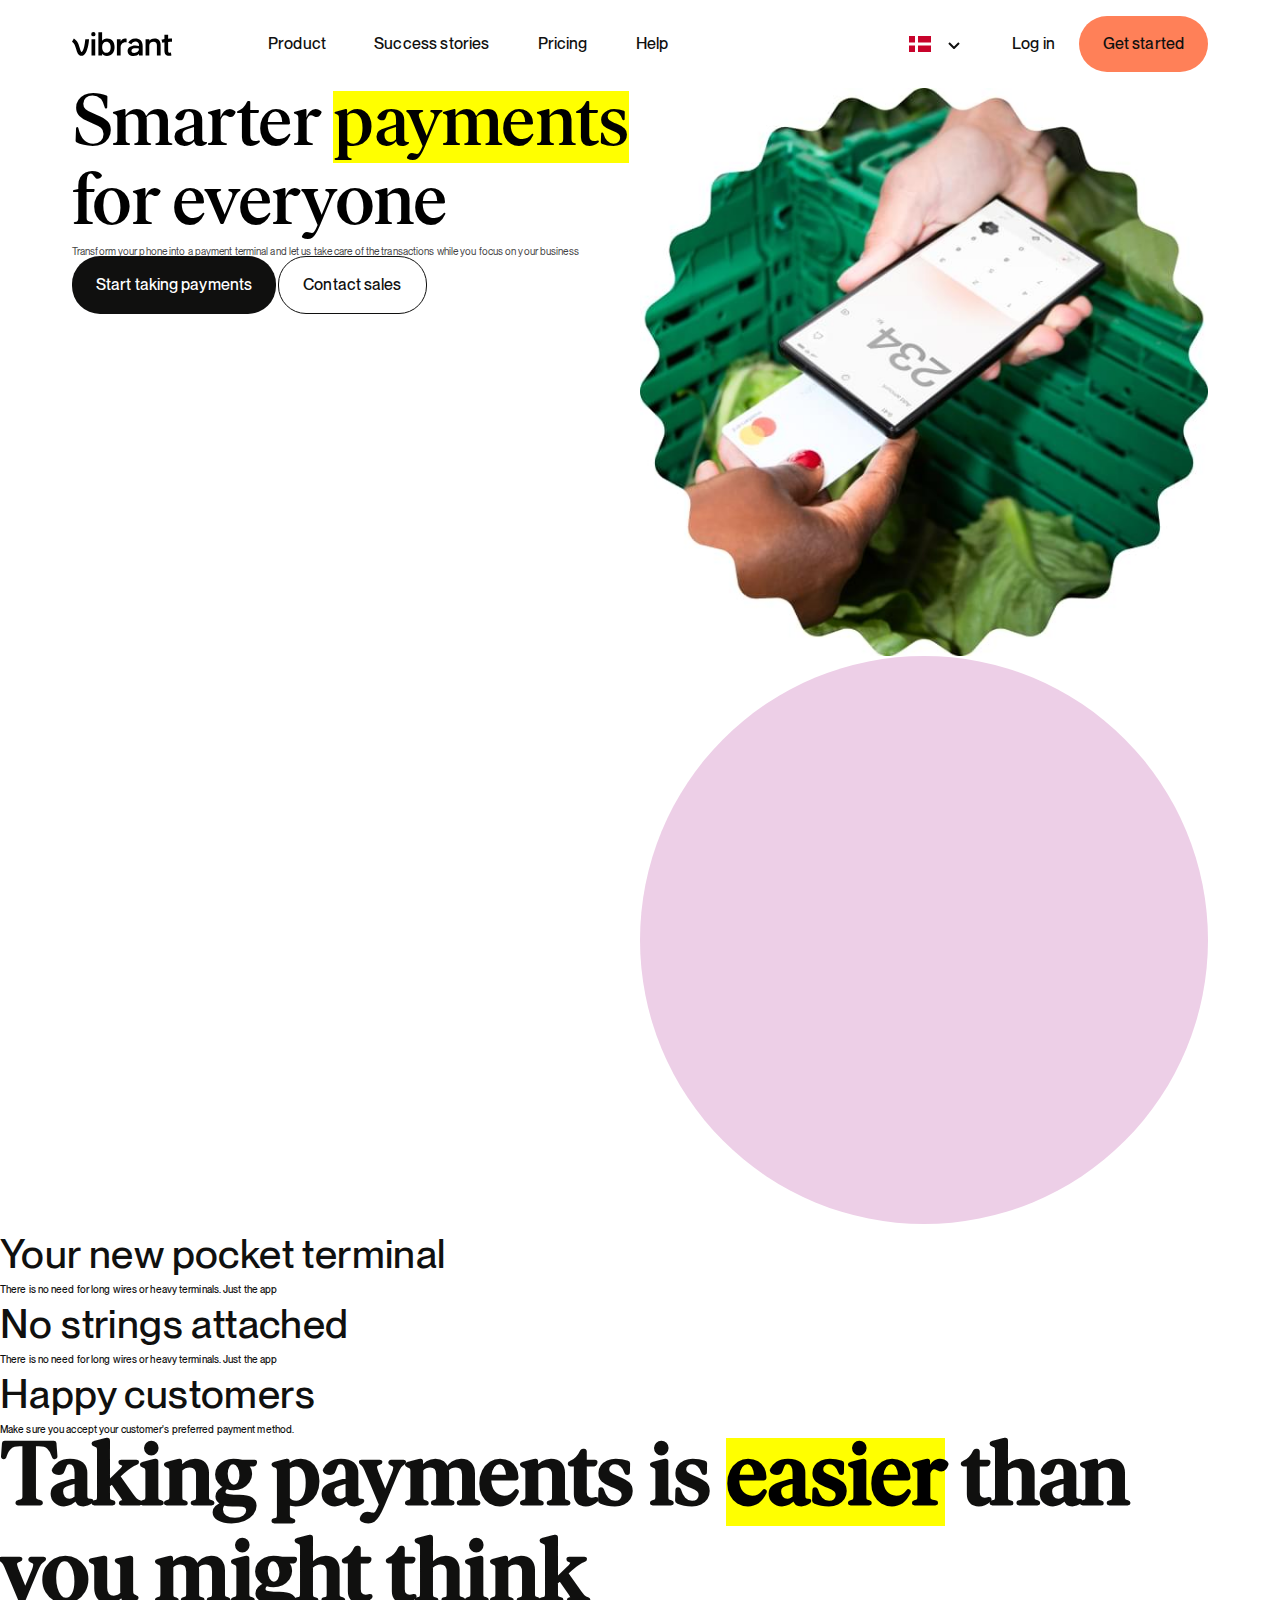
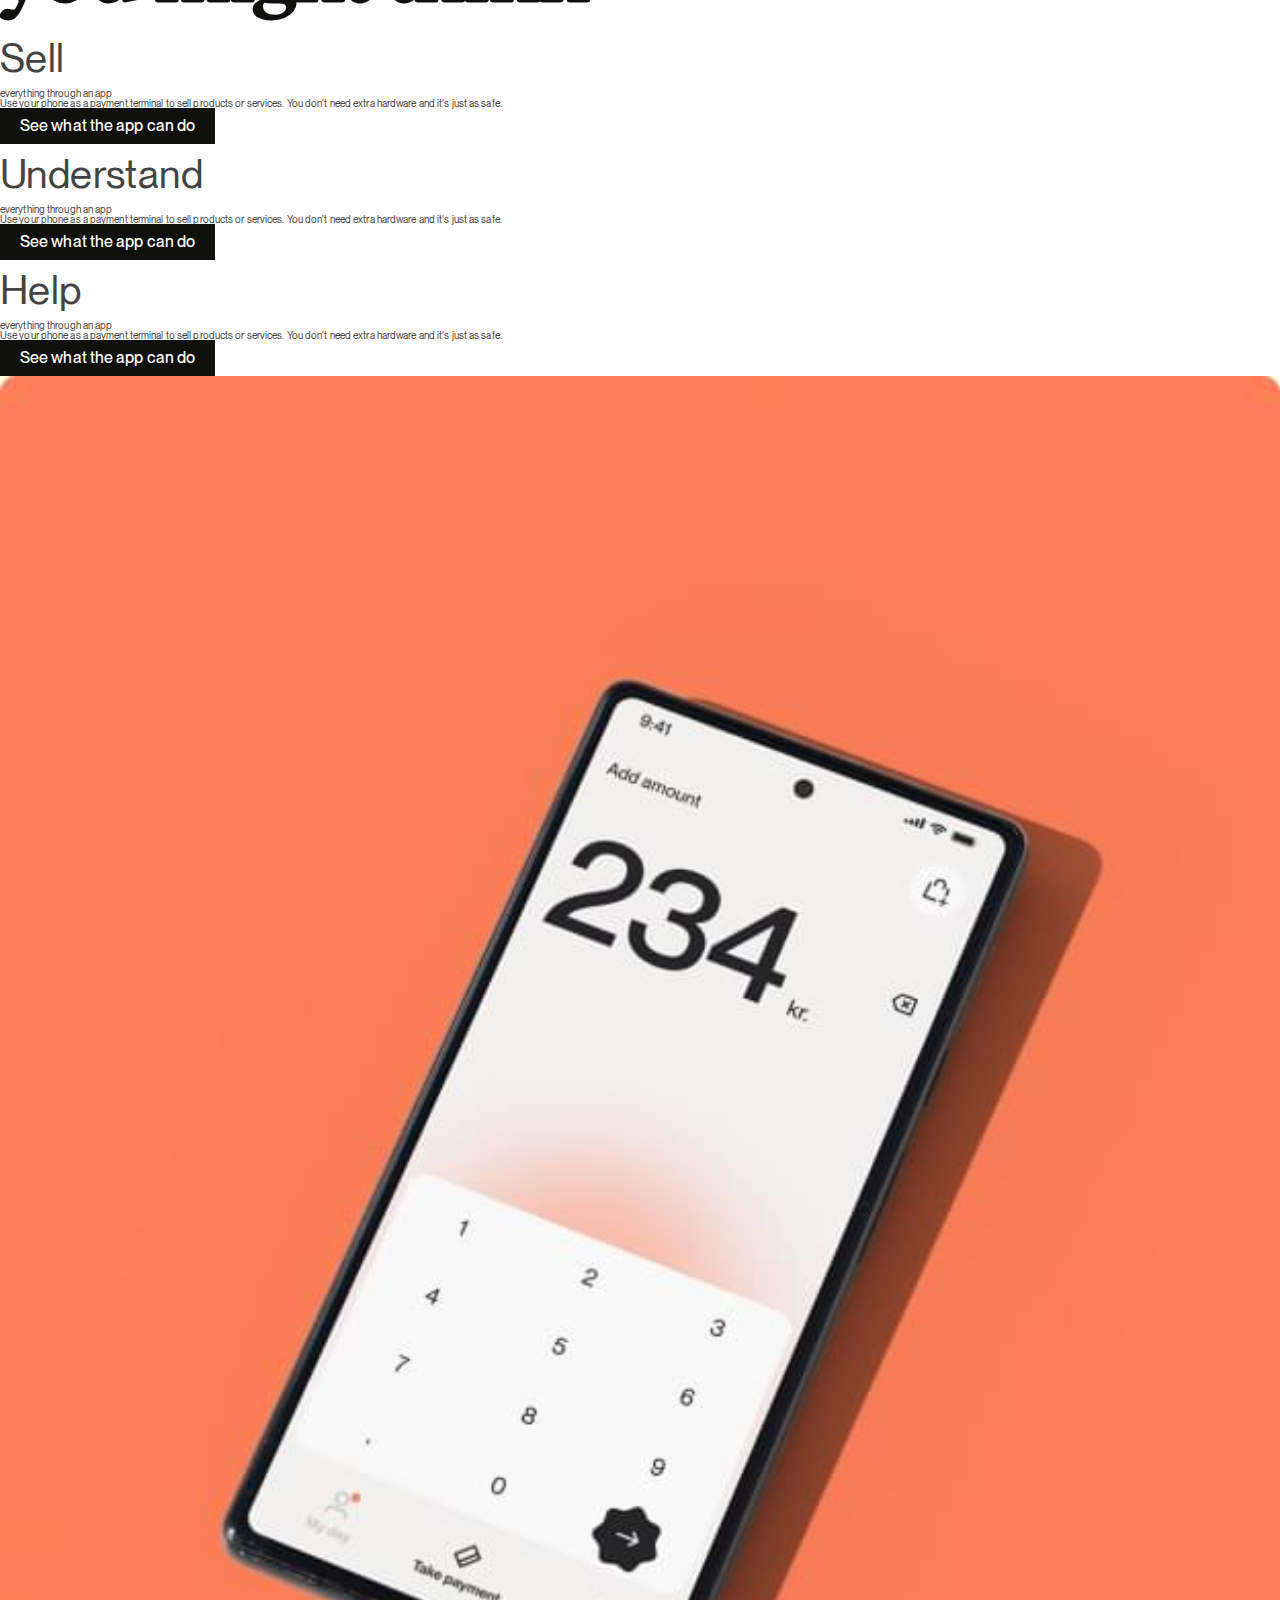
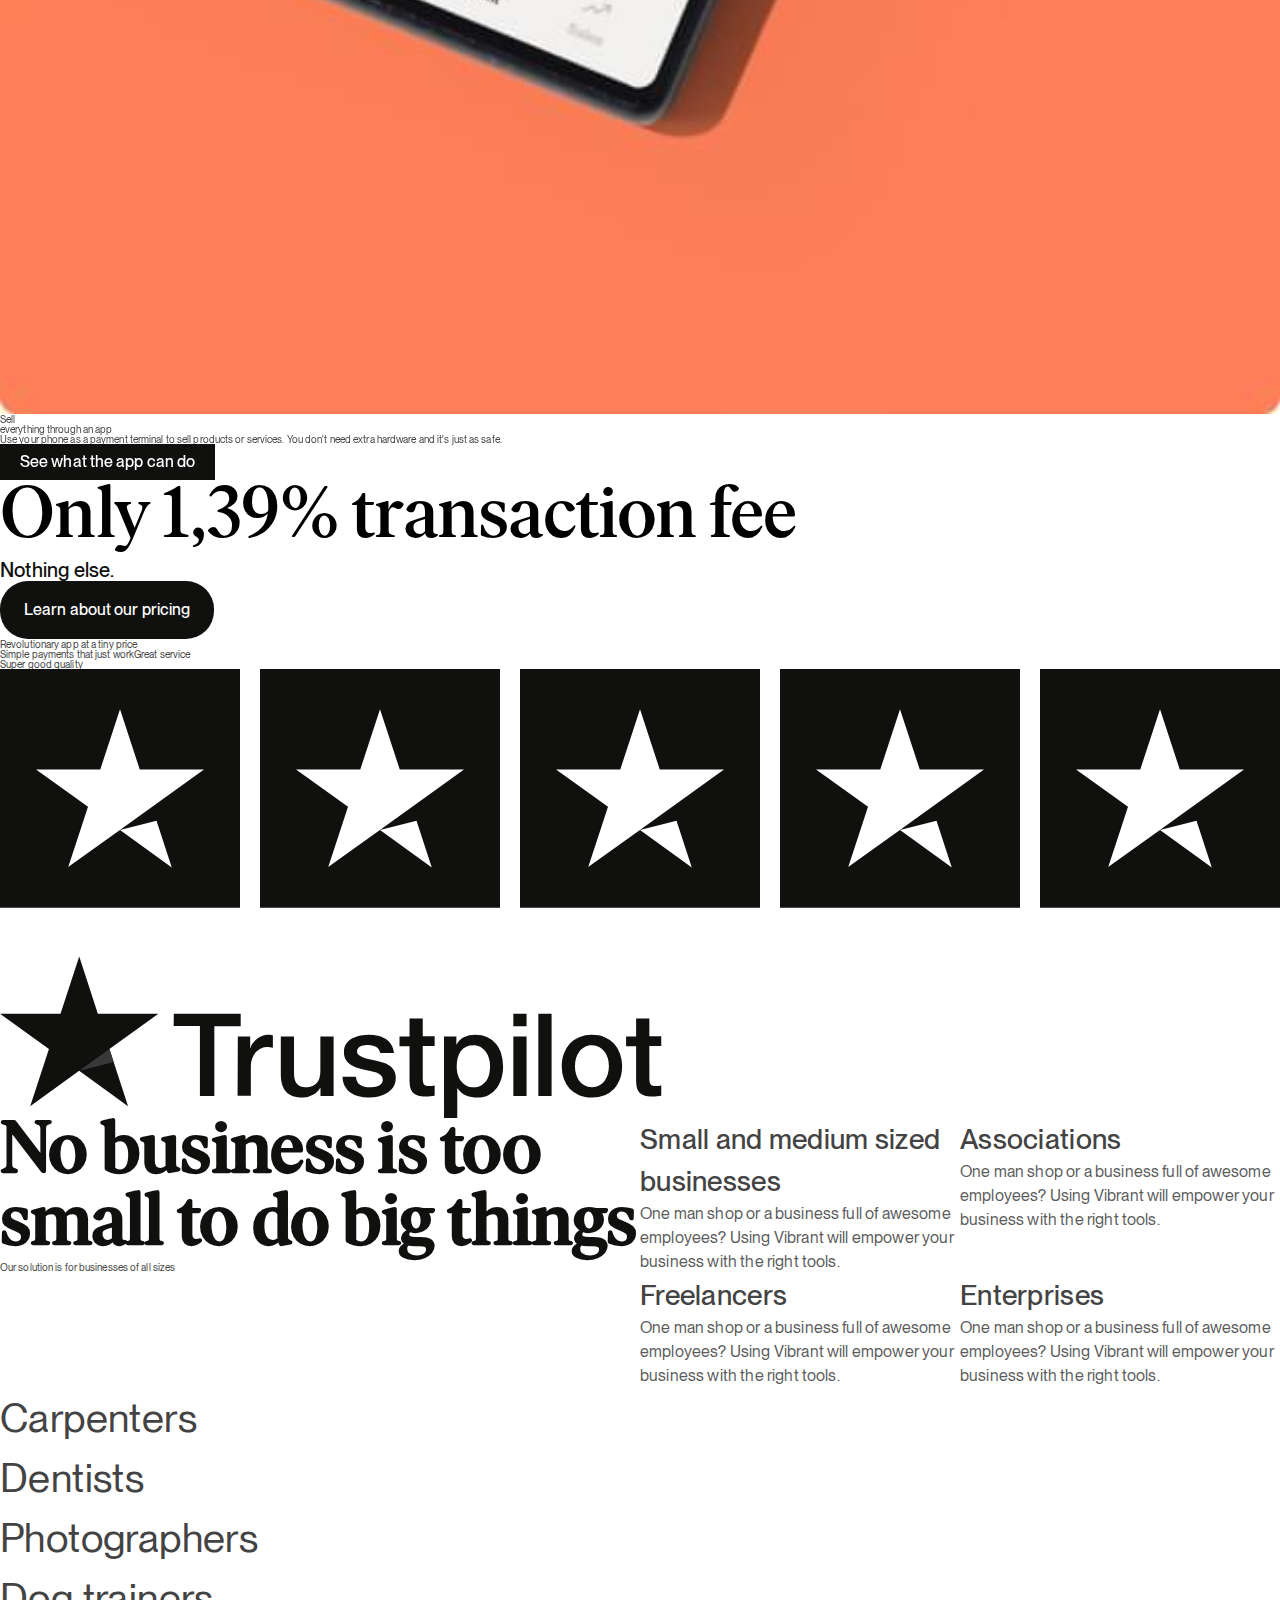
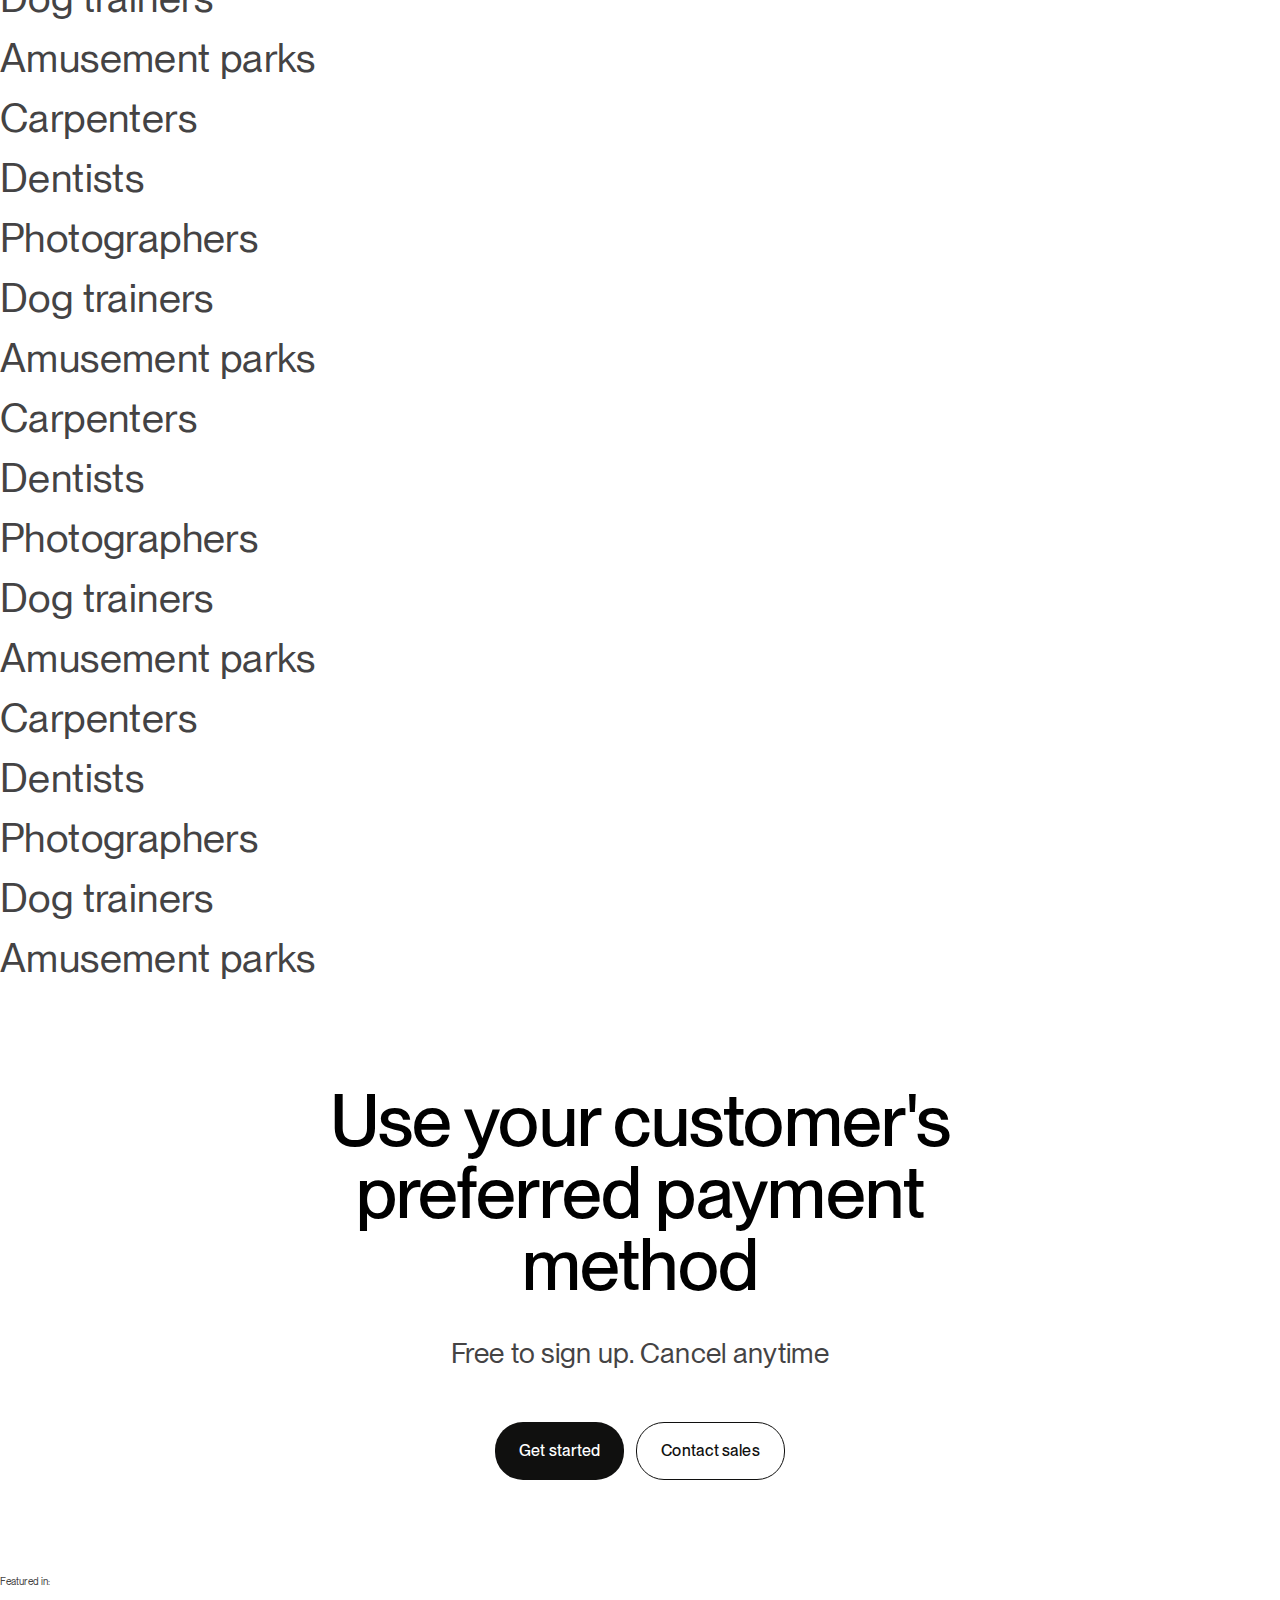
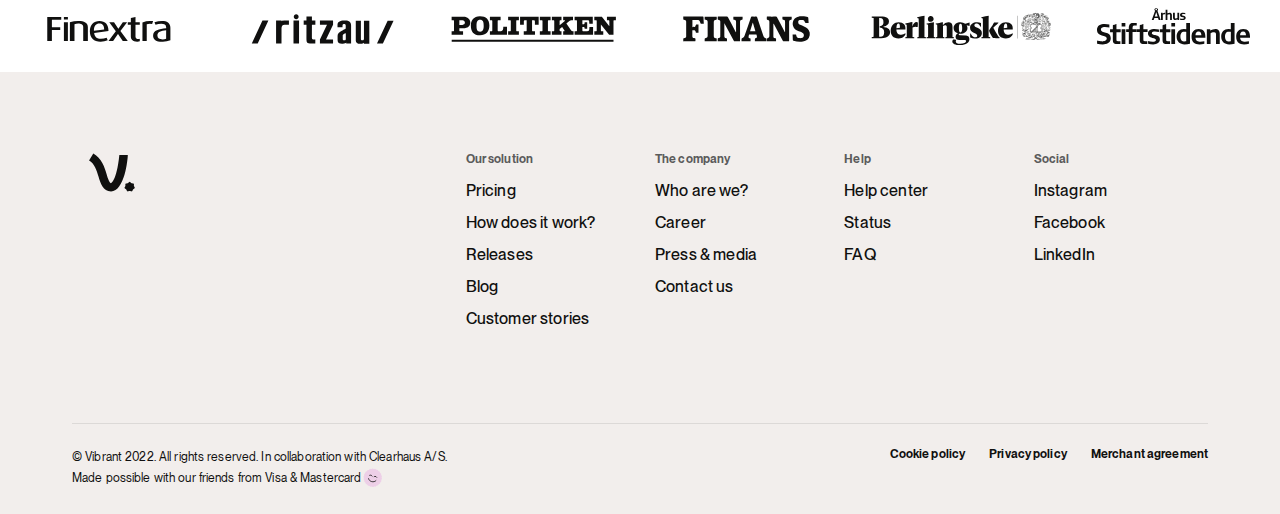
<file: index.html>
<!DOCTYPE html>
<html lang="en">
  <head>
    <meta charset="UTF-8">
    <meta http-equiv="X-UA-Compatible" content="IE=edge">
    <meta name="viewport" content="width=device-width,initial-scale=1">
    <meta name="description" content="website">
    <meta name="robots" content="index, follow">
    <meta name="copyright" content="company">
    <meta name="keywords" content="">
    <link rel="stylesheet" href="https://unpkg.com/swiper/swiper-bundle.min.css">
    <script src="https://unpkg.com/swiper@8/swiper-bundle.min.js"></script>
    <title>Home page</title>
  <script defer="defer" src="index.js"></script><link href="index.css" rel="stylesheet"></head>

  <body>
    <header class="header">
      <div class="container">
        <div class="row">
          <div class="col col--no-gutter header__container">
            <div class="header__logo">
              <a href="#" class="header__logo-img">
                <img src="./assets/images/icon-logo.svg" alt="logo vibrant" width="100" height="24">
              </a>
            </div>
            <nav class="header-nav" id="header-nav">
              <ul class="menu">
                <li class="menu-item">
                  <a href="#" class="menu-item__link">Product</a>
                </li>
                <li class="menu-item">
                  <a href="#" class="menu-item__link">Success stories</a>
                </li>
                <li class="menu-item">
                  <a href="#" class="menu-item__link">Pricing</a>
                </li>
                <li class="menu-item">
                  <a href="#" class="menu-item__link">Help</a>
                </li>
              </ul>
            </nav>
            <div class="header__controls">
              <div class="menu-item--lang">
                <div class="language-select" id="languageSelect">
                  <a href="#" class="option">
                    <img src="./assets/images/icon-da.svg" alt="flag da" width="24" height="16">
                  </a>
                  <div class="options-container" id="optionsContainer">
                    <a href="#" class="option">
                      <img src="./assets/images/icon-es.svg" alt="flag es" width="24" height="16">
                    </a>
                    <a href="#" class="option">
                      <img src="./assets/images/icon-en.svg" alt="flag en" width="24" height="16">
                    </a>
                  </div>
                </div>
              </div>
              <button class="btn btn--link header__controls-item--login">
                Log in
              </button>
              <button class="btn btn--secondary header__controls-item--started">
                Get started
              </button>
            </div>
          </div>
          <div class="col col--no-gutter header__container--tablet">
            <div class="header__container--tablet-wrap">
              <div class="header__logo">
                <a href="#" class="header__logo-img">
                  <img src="./assets/images/icon-logo.svg" alt="logo vibrant" width="100" height="24">
                </a>
              </div>
              <div class="header__controls">
                <div class="menu-item--lang">
                  <div class="language-select" id="languageSelectTablet">
                    <a href="#" class="option">
                      <img src="./assets/images/icon-da.svg" alt="flag da" width="24" height="16">
                    </a>
                    <div class="options-container" id="optionsContainerTablet">
                      <a href="#" class="option">
                        <img src="./assets/images/icon-es.svg" alt="flag es" width="24" height="16">
                      </a>
                      <a href="#" class="option">
                        <img src="./assets/images/icon-en.svg" alt="flag en" width="24" height="16">
                      </a>
                    </div>
                  </div>
                </div>
                <button class="btn btn--link header__controls-item--login">
                  Log in
                </button>
                <button class="btn btn--secondary header__controls-item--started">
                  Get started
                </button>
              </div>
              <div class="header-nav-icon" id="navIconTablet">
                <div class="header-nav-icon__button">
                  <span class="header-nav-icon__line"></span>
                  <span class="header-nav-icon__line"></span>
                  <span class="header-nav-icon__line"></span>
                </div>
              </div>
            </div>
            <nav class="header-nav" id="header-nav-tablet">
              <ul class="menu">
                <li class="menu-item">
                  <a href="#" class="menu-item__link">Product</a>
                </li>
                <li class="menu-item">
                  <a href="#" class="menu-item__link">Success stories</a>
                </li>
                <li class="menu-item">
                  <a href="#" class="menu-item__link">Pricing</a>
                </li>
                <li class="menu-item">
                  <a href="#" class="menu-item__link">Help</a>
                </li>
              </ul>
            </nav>
          </div>
          <div class="col col--no-gutter header__container--mobile">
            <div class="header__container--mobile-wrap">
              <div class="header__logo" id="headerLogoMobile">
                <a href="#" class="header__logo-img">
                  <img src="./assets/images/icon-logo.svg" alt="logo vibrant" width="100" height="24">
                </a>
                <div class="language-select" id="languageSelectMobile">
                  <a href="#" class="option">
                    <img src="./assets/images/icon-da.svg" alt="flag da" width="24" height="16">
                  </a>
                  <div class="options-container" id="optionsContainerMobile">
                    <a href="#" class="option">
                      <img src="./assets/images/icon-es.svg" alt="flag es" width="24" height="16">
                    </a>
                    <a href="#" class="option">
                      <img src="./assets/images/icon-en.svg" alt="flag en" width="24" height="16">
                    </a>
                  </div>
                </div>
              </div>
              <div class="header-nav-icon" id="navIconMobile">
                <div class="header-nav-icon__button">
                  <span class="header-nav-icon__line"></span>
                  <span class="header-nav-icon__line"></span>
                  <span class="header-nav-icon__line"></span>
                </div>
              </div>
            </div>
            <nav class="header-nav" id="header-nav--mobile">
              <ul class="menu">
                <li class="menu-item">
                  <a href="#" class="menu-item__link">Product</a>
                </li>
                <li class="menu-item">
                  <a href="#" class="menu-item__link">Success stories</a>
                </li>
                <li class="menu-item">
                  <a href="#" class="menu-item__link">Pricing</a>
                </li>
                <li class="menu-item">
                  <a href="#" class="menu-item__link">Help</a>
                </li>
              </ul>
              <div class="header__controls">
                <button class="btn btn--link header__controls-item">
                  Log in
                </button>
                <button class="btn btn--secondary header__controls-item">
                  Get started
                </button>
              </div>
            </nav>
          </div>
        </div>
      </div>
    </header>
    <main class="main">
      <section class="heading-section">
        <div class="container">
          <div class="row">
            <div class="heading-section__col--home col-6 col-md-12 col--no-gutter">
              <div class="heading-section__container--home">
                <h1 class="title title--h1">
                  Smarter <mark>payments</mark> for everyone
                  <span class="icon"></span>
                </h1>
                <p class="heading-section__text--home">
                  Transform your phone into a payment terminal and let us take
                  care of the transactions while you focus on your business
                </p>
                <div class="heading-section__controls--home">
                  <button class="btn btn--primary">
                    Start taking payments
                  </button>
                  <button class="btn btn--outlined">Contact sales</button>
                </div>
              </div>
            </div>
            <div class="heading-section__col--home col-6 col-sm-12 col--no-gutter">
              <div class="heading-section__img--home">
                <img src="./assets/images/phone-to-card.jpg" srcset="./assets/images/phone-to-card.jpg, ./assets/images/phone-to-card@2x.jpg 2x" alt="phone to card">
              </div>
              <div class="heading-section__img--decoration">
                <img src="./assets/images/icon-circle-pink.svg" alt="pink circle">
              </div>
            </div>
          </div>
        </div>
      </section>
      <section class="home-articles-section">
        <div class="container">
          <div class="row">
            <div class="home-articles-section__container">
              <a href="#" class="home-articles-section__col">
                <div class="home-articles-section__col-img home-articles-section__col-img--first"></div>
                <div class="d-flex flex-column">
                  <p class="article article--xxl">Your new pocket terminal</p>
                  <p class="home-articles-section__col-desc">
                    There is no need for long wires or heavy terminals. Just the
                    app
                  </p>
                </div>
              </a>
              <a href="#" class="home-articles-section__col">
                <div class="home-articles-section__col-img home-articles-section__col-img--second"></div>
                <div class="d-flex flex-column">
                  <p class="article article--xxl">No strings attached</p>
                  <p class="home-articles-section__col-desc">
                    There is no need for long wires or heavy terminals. Just the
                    app
                  </p>
                </div>
              </a>
              <a href="#" class="home-articles-section__col">
                <div class="home-articles-section__col-img home-articles-section__col-img--third"></div>
                <div class="d-flex flex-column">
                  <p class="article article--xxl">Happy customers</p>
                  <p class="home-articles-section__col-desc">
                    Make sure you accept your customer's preferred payment
                    method.
                  </p>
                </div>
              </a>
            </div>
          </div>
        </div>
      </section>
      <section class="title-section">
        <div class="container">
          <div class="row">
            <h1 class="title-section__text">
              Taking payments is <mark>easier</mark> than you might think
            </h1>
          </div>
        </div>
      </section>
      <section class="home-accordion-section">
        <div class="container">
          <div class="row">
            <div class="home-accordion-section__container">
              <div class="d-flex flex-column">
                <div class="accordion-item-content__img"></div>
              </div>
              <div class="d-flex flex-column">
                <div class="home-section__accordion accordion" data-image="assets/images/vibrant-orange.jpg">
                  <p class="home-section__accordion-title article article--xxl">
                    Sell
                  </p>
                  <div class="accordion-body">
                    <p class="accordion-item-content__subtitle">
                      everything through an app
                    </p>
                    <p class="accordion-item-content__text">
                      Use your phone as a payment terminal to sell products or
                      services. You don't need extra hardware and it's just as
                      safe.
                    </p>
                    <button class="accordion-item-content__btn">
                      See what the app can do <span class="icon"></span>
                    </button>
                  </div>
                </div>
                <div class="home-section__accordion accordion" data-image="assets/images/vibrant-orange-2.jpg">
                  <p class="article article--xxl home-section__accordion-title">
                    Understand
                  </p>
                  <div class="accordion-body">
                    <p class="accordion-item-content__subtitle">
                      everything through an app
                    </p>
                    <p class="accordion-item-content__text">
                      Use your phone as a payment terminal to sell products or
                      services. You don't need extra hardware and it's just as
                      safe.
                    </p>
                    <button class="accordion-item-content__btn">
                      See what the app can do <span class="icon"></span>
                    </button>
                  </div>
                </div>
                <div class="home-section__accordion accordion" data-image="assets/images/vibrant-orange-3.jpg">
                  <p class="article article--xxl home-section__accordion-title">
                    Help
                  </p>
                  <div class="accordion-body">
                    <p class="accordion-item-content__subtitle">
                      everything through an app
                    </p>
                    <p class="accordion-item-content__text">
                      Use your phone as a payment terminal to sell products or
                      services. You don't need extra hardware and it's just as
                      safe.
                    </p>
                    <button class="accordion-item-content__btn">
                      See what the app can do <span class="icon"></span>
                    </button>
                  </div>
                </div>
              </div>
            </div>
            <div class="swiper swiper-carousel" id="swiperCarousel">
              <div class="swiper-wrapper">
                <div class="swiper-slide">
                  <div class="swiper-carousel__col">
                    <div class="swiper-carousel__col-img">
                      <img src="./assets/images/vibrant-orange.jpg" alt="vibrant orange">
                    </div>
                    <div class="swiper-carousel__col-content">
                      <p class="swiper-carousel__col-title">Sell</p>
                      <p class="swiper-carousel__col-subtitle">
                        everything through an app
                      </p>
                      <p class="swiper-carousel__col-desc">
                        Use your phone as a payment terminal to sell products or
                        services. You don't need extra hardware and it's just as
                        safe.
                      </p>
                      <button class="swiper-carousel__col-btn">
                        See what the app can do <span class="icon"></span>
                      </button>
                    </div>
                  </div>
                </div>
                <div class="swiper-slide">
                  <div class="swiper-carousel__col">
                    <div class="swiper-carousel__col-img">
                      <img src="./assets/images/vibrant-orange-2.jpg" alt="vibrant orange">
                    </div>
                    <div class="swiper-carousel__col-content">
                      <p class="swiper-carousel__col-title">Understand</p>
                      <p class="swiper-carousel__col-subtitle">
                        everything through an app
                      </p>
                      <p class="swiper-carousel__col-desc">
                        Use your phone as a payment terminal to sell products or
                        services. You don't need extra hardware and it's just as
                        safe.
                      </p>
                      <button class="swiper-carousel__col-btn">
                        See what the app can do <span class="icon"></span>
                      </button>
                    </div>
                  </div>
                </div>
                <div class="swiper-slide">
                  <div class="swiper-slide__col">
                    <div class="swiper-carousel__col">
                      <div class="swiper-carousel__col-img">
                        <img src="./assets/images/vibrant-orange-3.jpg" alt="vibrant orange">
                      </div>
                      <div class="swiper-carousel__col-content">
                        <p class="swiper-carousel__col-title">Help</p>
                        <p class="swiper-carousel__col-subtitle">
                          everything through an app
                        </p>
                        <p class="swiper-carousel__col-desc">
                          Use your phone as a payment terminal to sell products
                          or services. You don't need extra hardware and it's
                          just as safe.
                        </p>
                        <button class="swiper-carousel__col-btn">
                          See what the app can do <span class="icon"></span>
                        </button>
                      </div>
                    </div>
                  </div>
                </div>
              </div>
            </div>
          </div>
        </div>
      </section>
      <section class="benefits-section">
        <div class="benefits-section__container">
          <div class="benefits-section__col">
            <h1 class="title title--h1">Only 1,39% transaction fee</h1>
            <p class="article article--lg">Nothing else.</p>
            <button class="btn btn--primary">Learn about our pricing</button>
          </div>
          <div class="benefits-section__col">
            <div class="benefits-section__col-box">
              <div class="benefits-section__additional">
                Revolutionary app at a tiny price
              </div>
              <div class="d-flex">
                <div class="benefits-section__additional">
                  Simple payments that just work
                </div>
                <div class="benefits-section__additional">Great service</div>
              </div>
              <div class="benefits-section__additional">Super good quality</div>
              <div class="benefits-section__additional-img">
                <img src="./assets/images/trustpilot-black.svg" alt="trustpilot">
              </div>
            </div>
          </div>
        </div>
      </section>
      <section class="business-solution-section">
        <div class="container">
          <div class="row">
            <div class="col col-6 col-xl-5 col-md-12 col--no-gutter">
              <h2 class="business-solution-section__title">
                No business is too small to do big things
              </h2>
              <p class="business-solution-section__subtitle">
                Our solution is for businesses of all sizes
              </p>
            </div>
            <div class="col col-6 col-xl-7 col-md-12 col--no-gutter">
              <div class="d-flex flex-column">
                <div class="d-flex justify-content-between">
                  <div class="business-solution-section__box">
                    <div class="business-solution-section__box-img business-solution-section__box-img--houses"></div>
                    <p class="article article--xl">
                      Small and medium sized businesses
                    </p>
                    <p class="article article--sm">
                      One man shop or a business full of awesome employees?
                      Using Vibrant will empower your business with the right
                      tools.
                    </p>
                  </div>
                  <div class="business-solution-section__box">
                    <div class="business-solution-section__box-img business-solution-section__box-img--associations"></div>
                    <p class="article article--xl">Associations</p>
                    <p class="article article--sm">
                      One man shop or a business full of awesome employees?
                      Using Vibrant will empower your business with the right
                      tools.
                    </p>
                  </div>
                </div>
                <div class="d-flex justify-content-between">
                  <div class="business-solution-section__box">
                    <div class="business-solution-section__box-img business-solution-section__box-img--freelancers"></div>
                    <p class="article article--xl">Freelancers</p>
                    <p class="article article--sm">
                      One man shop or a business full of awesome employees?
                      Using Vibrant will empower your business with the right
                      tools.
                    </p>
                  </div>
                  <div class="business-solution-section__box">
                    <div class="business-solution-section__box-img business-solution-section__box-img--enterprises"></div>
                    <p class="article article--xl">Enterprises</p>
                    <p class="article article--sm">
                      One man shop or a business full of awesome employees?
                      Using Vibrant will empower your business with the right
                      tools.
                    </p>
                  </div>
                </div>
              </div>
            </div>
          </div>
        </div>
      </section>
      <section class="customers-carousel-section">
        <div class="container-marquee">
          <div class="marquee" data-speed="-2">
            <div class="inner">
              <p class="article article--xxl">Carpenters</p>
              <p class="article article--xxl">Dentists</p>
              <p class="article article--xxl">Photographers</p>
              <p class="article article--xxl">Dog trainers</p>
              <p class="article article--xxl">Amusement parks</p>
            </div>
          </div>
        </div>
      </section>
      <section class="cta-section-simple--white">
        <div class="container">
          <div class="row">
            <div class="cta-section-simple__container">
              <h2 class="title cta-section-simple__title">
                Use your customer's preferred payment method
              </h2>
              <p class="article cta-section-simple__article">
                Free to sign up. Cancel anytime
              </p>
              <div class="cta-section-simple__controls">
                <button class="btn btn--primary">Get started</button>
                <button class="btn btn--outlined">Contact sales</button>
              </div>
            </div>
          </div>
        </div>
      </section>
      <section class="featured-carousel-section">
        <p class="featured-carousel-section__title">Featured in:</p>
        <div class="swiper" id="carouselFeatured">
          <div class="swiper-wrapper">
            <div class="swiper-slide">
              <div class="swiper-slide__img">
                <img src="./assets/images/finextra-icon.svg" alt="finextra-icon">
              </div>
            </div>
            <div class="swiper-slide">
              <div class="swiper-slide__img">
                <img src="./assets/images/ritzau-icon.svg" alt="ritzau-icon">
              </div>
            </div>
            <div class="swiper-slide">
              <div class="swiper-slide__img">
                <img src="./assets/images/politiken-icon.svg" alt="politiken-icon">
              </div>
            </div>
            <div class="swiper-slide">
              <div class="swiper-slide__img">
                <img src="./assets/images/finans-icon.svg" alt="finans-icon">
              </div>
            </div>
            <div class="swiper-slide">
              <div class="swiper-slide__img">
                <img src="./assets/images/berlingske-icon.svg" alt="berlingske-icon">
              </div>
            </div>
            <div class="swiper-slide">
              <div class="swiper-slide__img">
                <img src="./assets/images/stiftstidence-icon.svg" alt="stiftstidence-icon">
              </div>
            </div>
          </div>
        </div>
      </section>
    </main>
    <footer class="footer">
      <div class="container">
        <div class="row footer-content">
          <div class="col col-4">
            <div class="footer__logo">
              <a href="#" class="footer__logo-img">
                <img src="./assets/images/icon-logo-footer.svg" alt="logo vibrant" width="48" height="48">
              </a>
            </div>
          </div>
          <div class="col col--no-gutter col-8 col-xl-12">
            <div class="d-flex justify-content-center">
              <nav class="footer-nav d-flex flex-1">
                <div class="col col-3 col-sm-6 footer-nav__col">
                  <a href="#" class="footer-nav__item footer-nav__item-title">Our solution</a>
                  <a href="#" class="footer-nav__item">Pricing</a>
                  <a href="#" class="footer-nav__item">How does it work?</a>
                  <a href="#" class="footer-nav__item">Releases</a>
                  <a href="#" class="footer-nav__item">Blog</a>
                  <a href="#" class="footer-nav__item">Customer stories</a>
                </div>
                <div class="col col-3 col-sm-6 footer-nav__col">
                  <a href="#" class="footer-nav__item footer-nav__item-title">The company</a>
                  <a href="#" class="footer-nav__item">Who are we?</a>
                  <a href="#" class="footer-nav__item">Career</a>
                  <a href="#" class="footer-nav__item">Press & media</a>
                  <a href="#" class="footer-nav__item">Contact us</a>
                </div>
                <div class="col col-3 col-sm-6 footer-nav__col">
                  <a href="#" class="footer-nav__item footer-nav__item-title">Help</a>
                  <a href="#" class="footer-nav__item">Help center</a>
                  <a href="#" class="footer-nav__item">Status</a>
                  <a href="#" class="footer-nav__item">FAQ</a>
                </div>
                <div class="col col-3 col-sm-6 footer-nav__col">
                  <a href="#" class="footer-nav__item footer-nav__item-title">Social</a>
                  <a href="#" class="footer-nav__item">Instagram</a>
                  <a href="#" class="footer-nav__item">Facebook</a>
                  <a href="#" class="footer-nav__item">LinkedIn</a>
                </div>
              </nav>
            </div>
          </div>
        </div>
        <div class="row footer-info">
          <div class="col col--no-gutter col-6 col-sm-12">
            <div class="article article--sm footer-info__container footer-info__container-text">
              © Vibrant 2022. All rights reserved. In collaboration with
              Clearhaus A/S.
              <div class="footer-info__container-text">
                <div class="article article--sm footer-info__container-text">
                  Made possible with our friends from Visa & Mastercard
                </div>
                <div class="footer-info__icon">
                  <img src="./assets/images/icon-happy.svg" alt="icon happy" width="24" height="24">
                </div>
              </div>
            </div>
          </div>
          <div class="col col--no-gutter col-6 col-sm-12">
            <div class="footer-info__policy">
              <a href="#" class="footer-info__policy-item">Cookie policy</a>
              <a href="#" class="footer-info__policy-item">Privacy policy</a>
              <a href="#" class="footer-info__policy-item">Merchant agreement</a>
            </div>
          </div>
        </div>
      </div>
      <div class="move-to-top">
        <div class="move-to-top__image">
          <img src="./assets/images/icon-star.svg" alt="move to top">
        </div>
      </div>
    </footer>
    <script>
      const swiperSecond = new Swiper('#carouselFeatured', {
        centeredSlides: false,
        slidesPerView: 6,
        spaceBetween: 0,
        slidesPerGroup: 1,
        breakpoints: {
          375: {
            slidesPerView: 2,
          },
          768: {
            slidesPerView: 4,
          },
          1024: {
            slidesPerView: 6,
          },
        },
      })
    </script>

    <script>
      const swiper = new Swiper('#swiperCarousel', {
        slidesPerView: 'auto',
        spaceBetween: 30,
      })
    </script>
  </body>
</html>
</file>
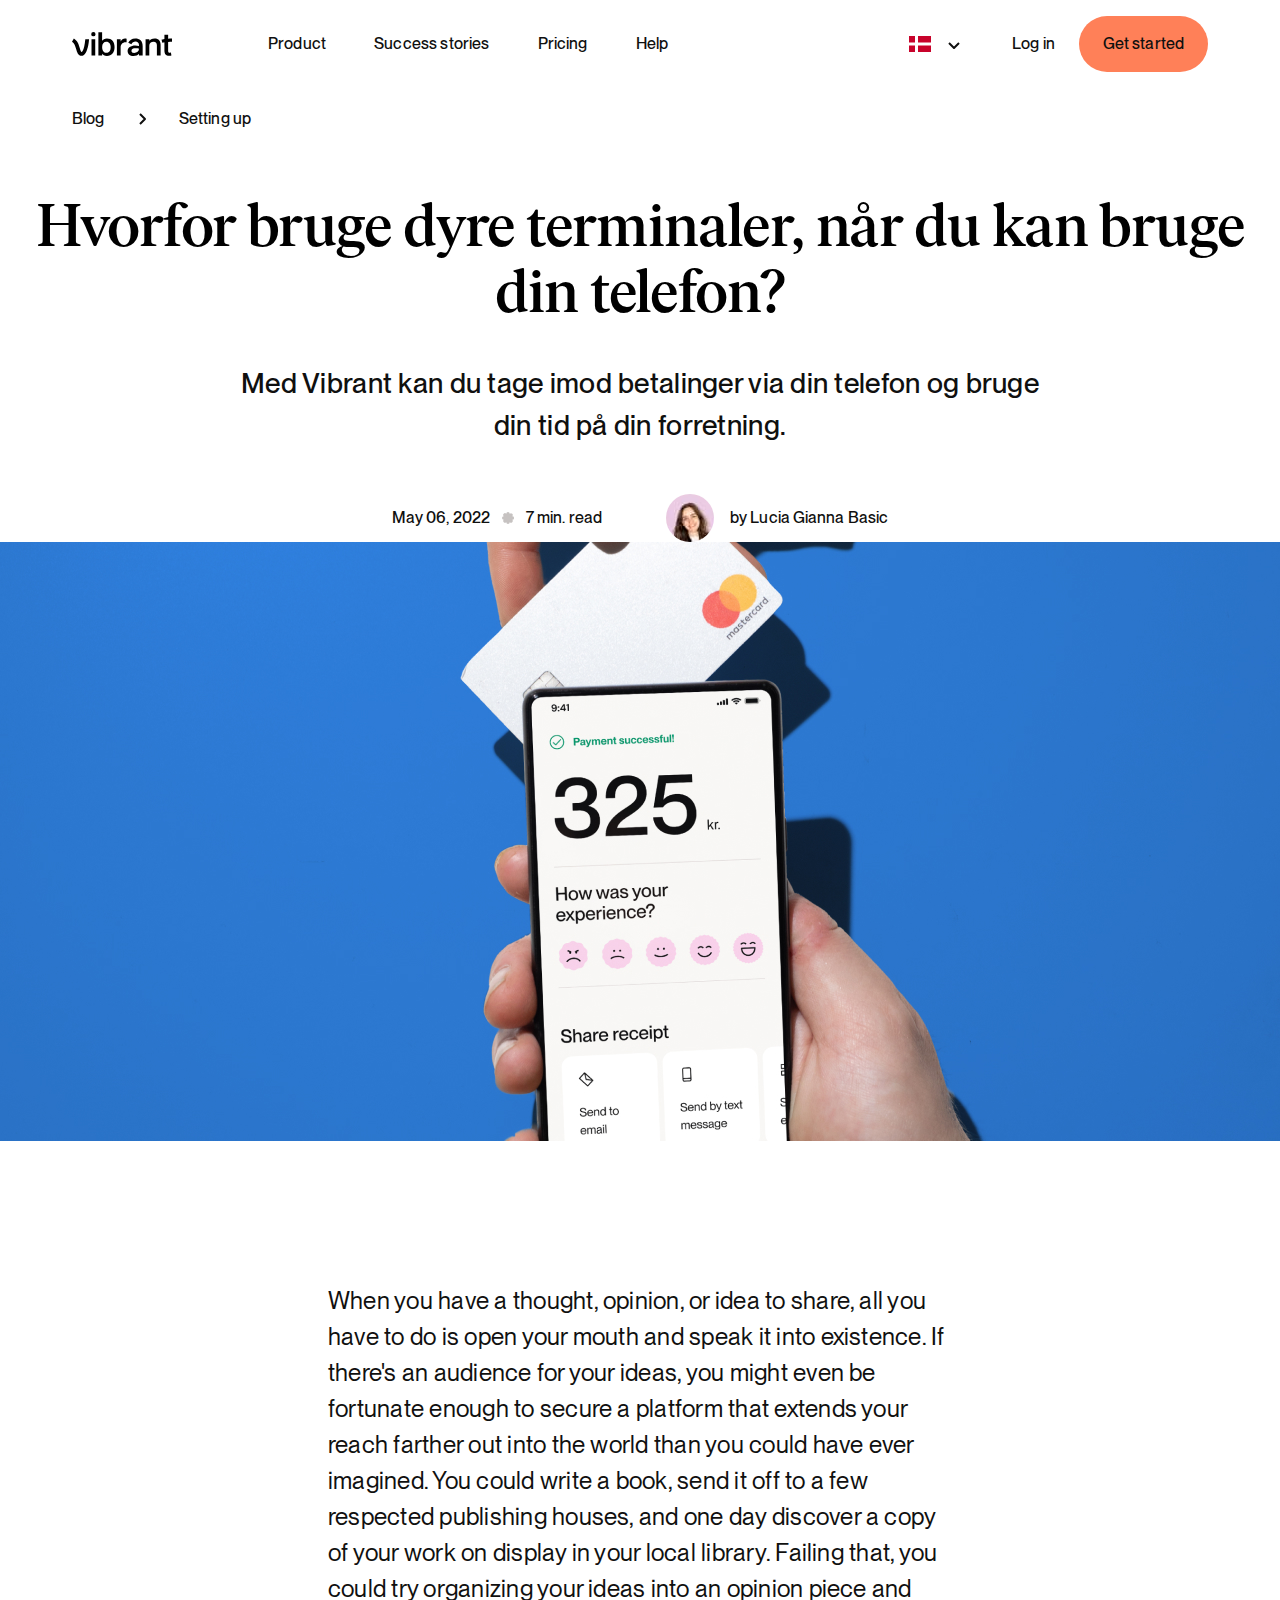
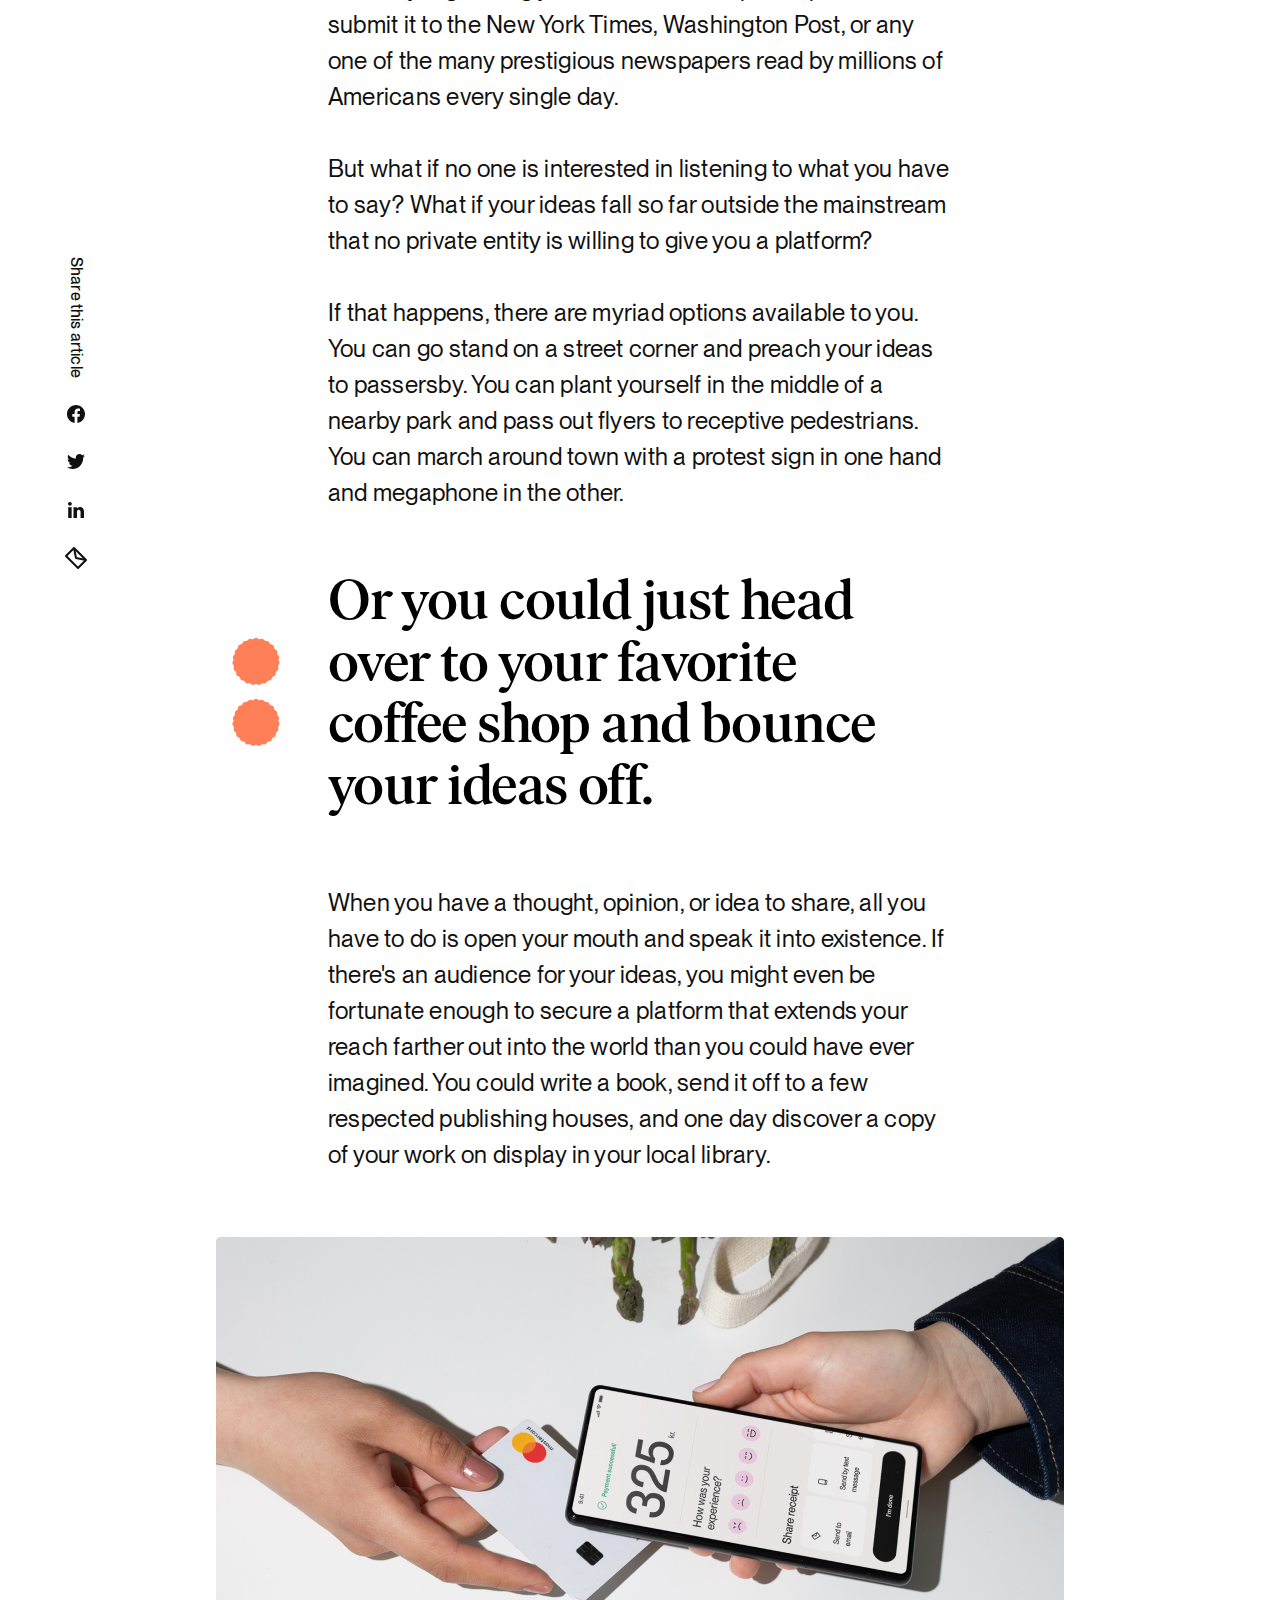
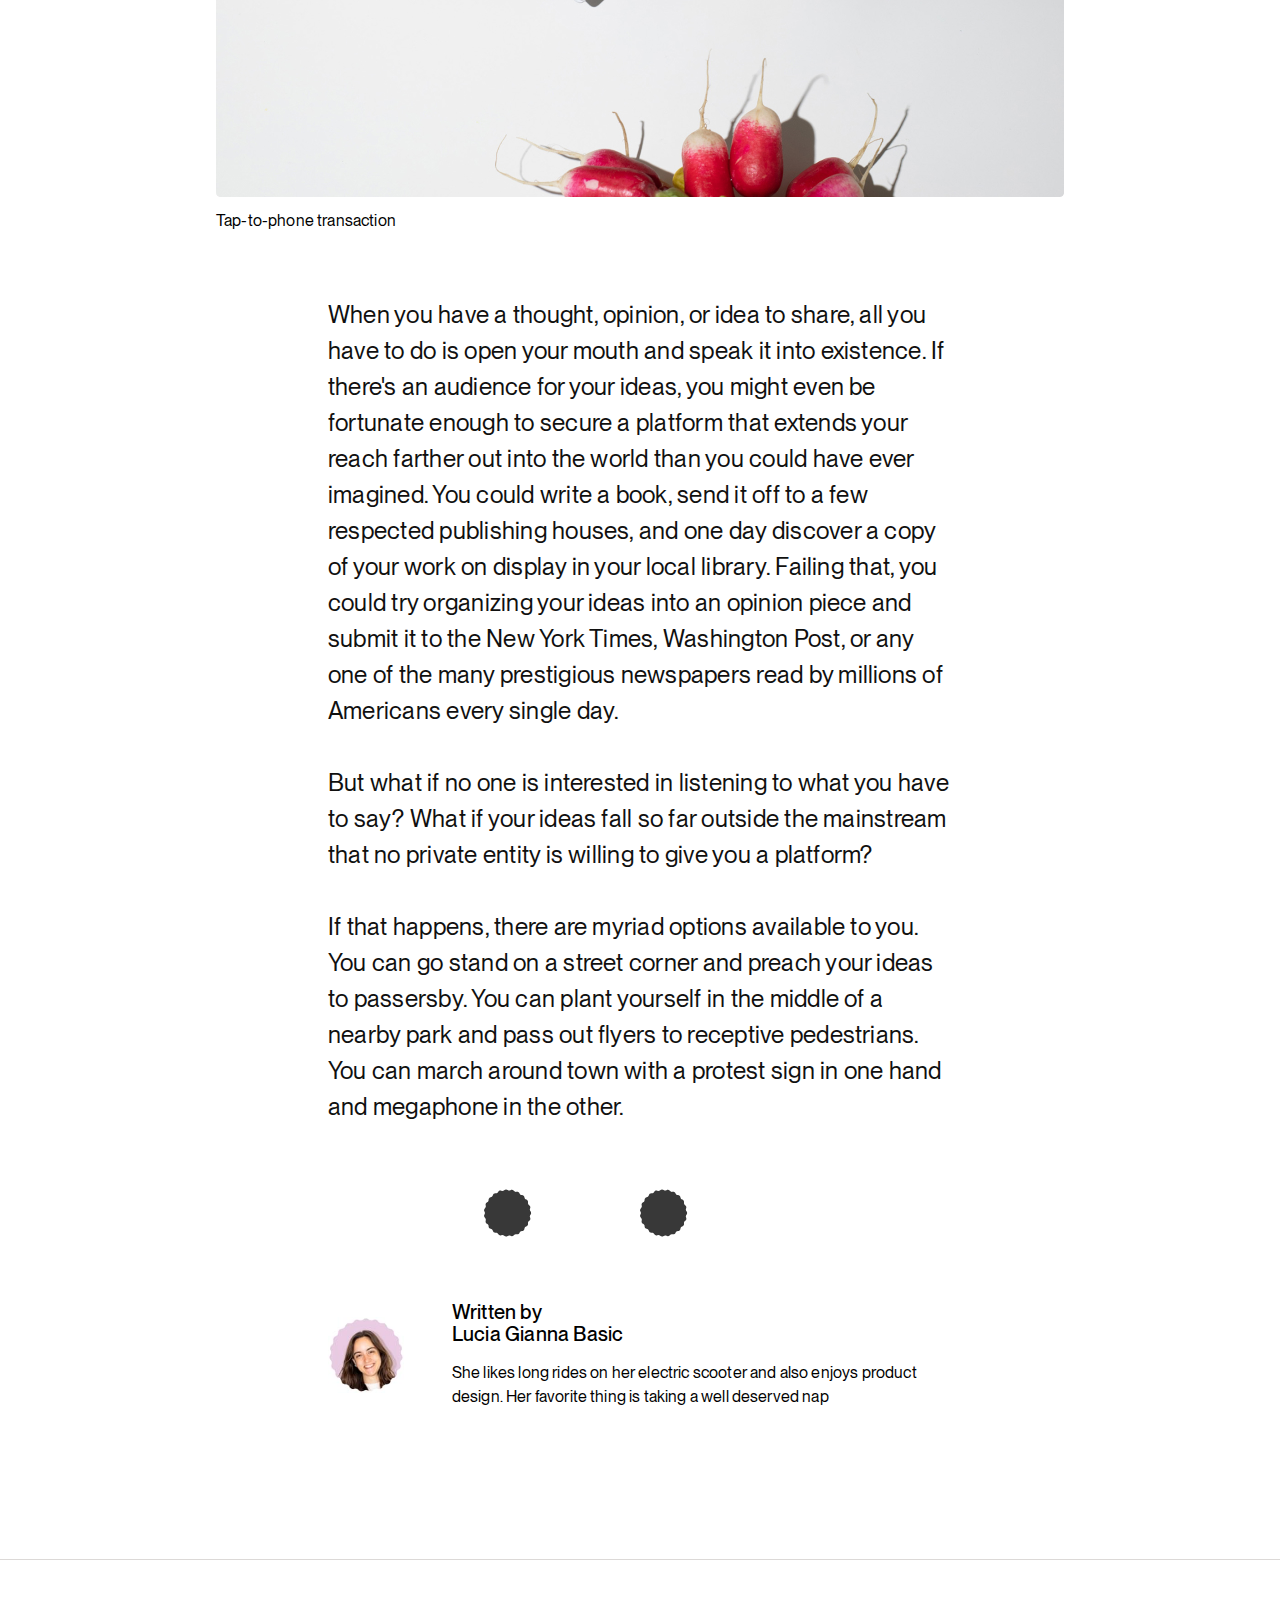
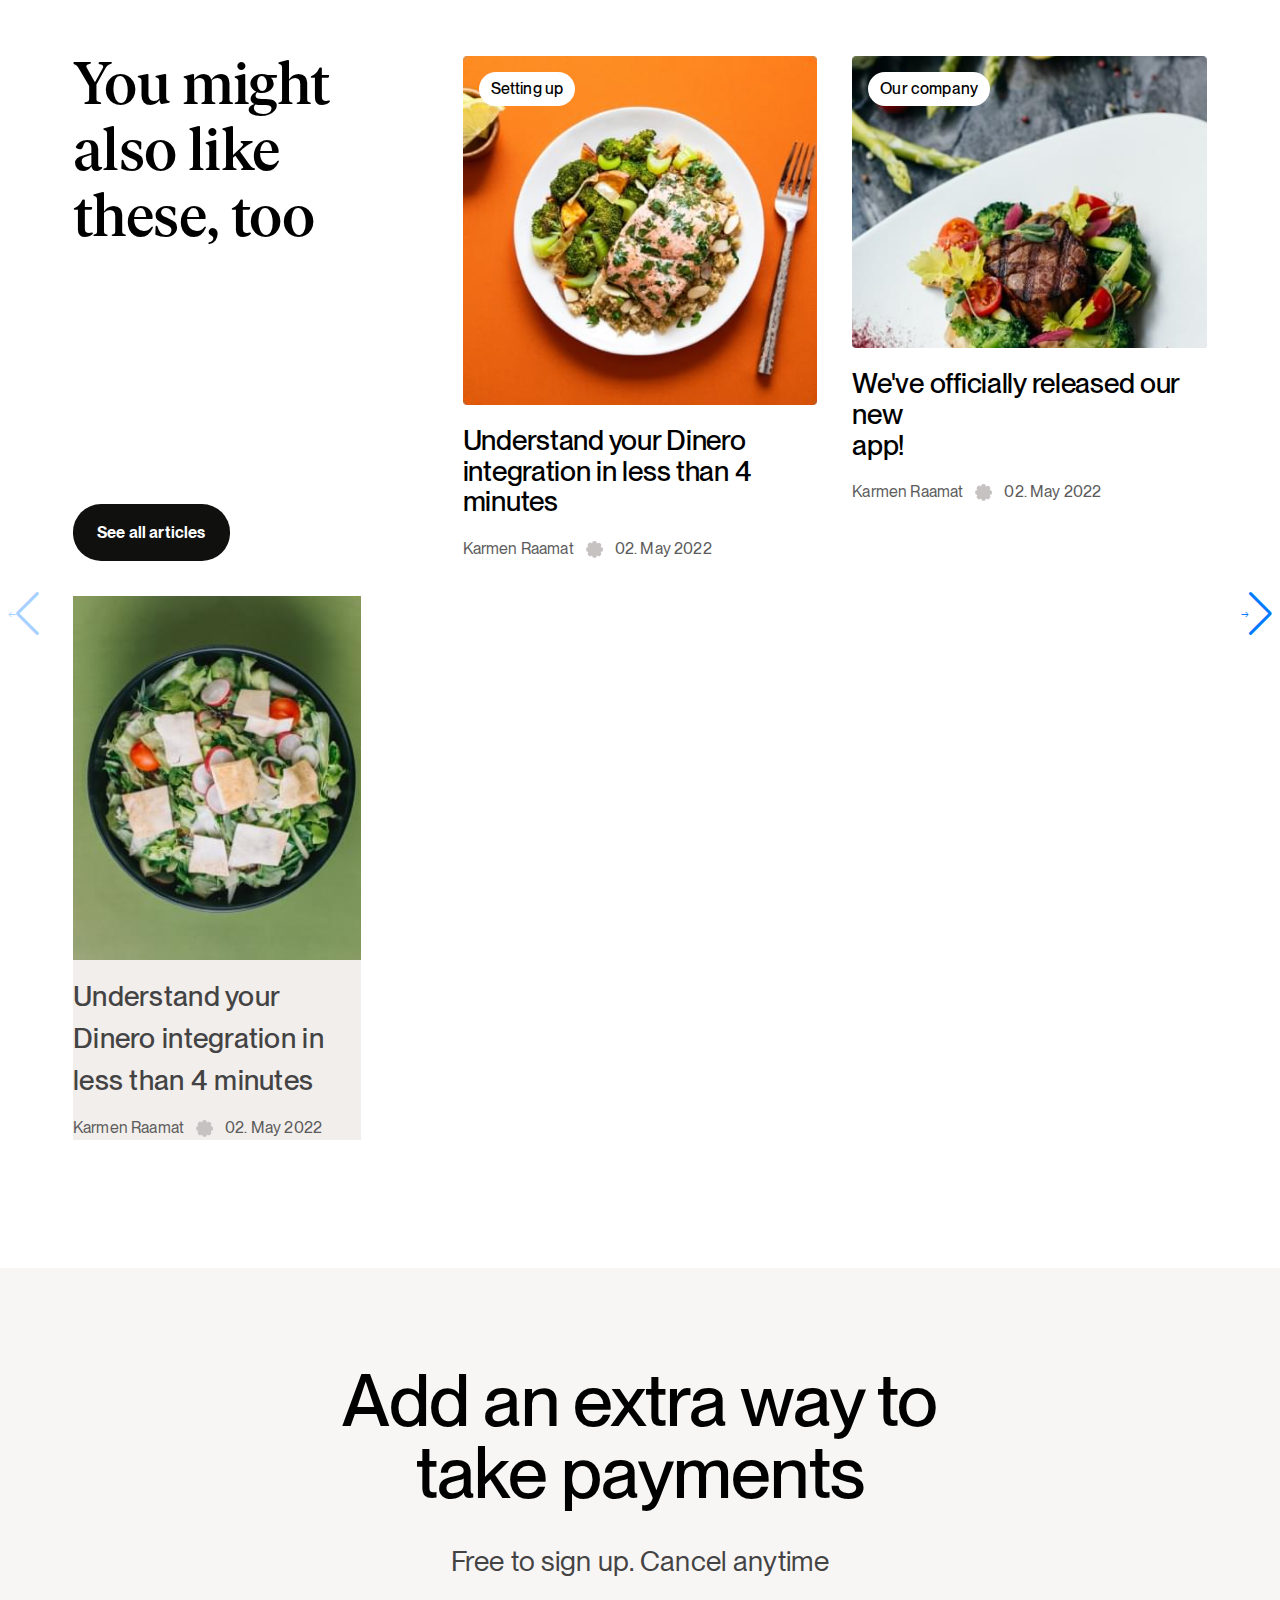
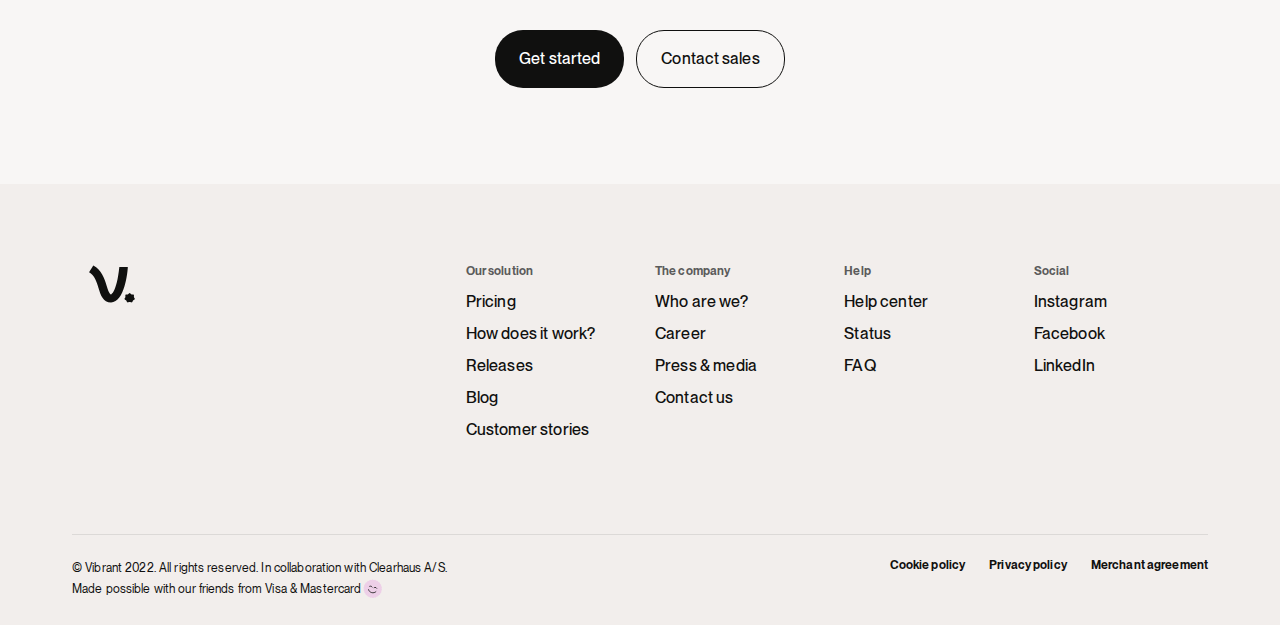
<file: blog-article.html>
<!DOCTYPE html>
<html lang="en">
  <head>
    <meta charset="UTF-8">
    <meta name="viewport" content="width=device-width,initial-scale=1">
    <meta name="description" content="website">
    <meta name="robots" content="index, follow">
    <meta name="copyright" content="company">
    <meta name="keywords" content="">
    <link rel="stylesheet" href="https://unpkg.com/swiper@8/swiper-bundle.min.css">
    <script src="https://unpkg.com/swiper@8/swiper-bundle.min.js"></script>
    <title>Blog article page</title>
  <script defer="defer" src="index.js"></script><link href="index.css" rel="stylesheet"></head>

  <body>
    <header class="header">
      <div class="container">
        <div class="row">
          <div class="col col--no-gutter header__container">
            <div class="header__logo">
              <a href="#" class="header__logo-img">
                <img src="./assets/images/icon-logo.svg" alt="logo vibrant" width="100" height="24">
              </a>
            </div>
            <nav class="header-nav" id="header-nav">
              <ul class="menu">
                <li class="menu-item">
                  <a href="#" class="menu-item__link">Product</a>
                </li>
                <li class="menu-item">
                  <a href="#" class="menu-item__link">Success stories</a>
                </li>
                <li class="menu-item">
                  <a href="#" class="menu-item__link">Pricing</a>
                </li>
                <li class="menu-item">
                  <a href="#" class="menu-item__link">Help</a>
                </li>
              </ul>
            </nav>
            <div class="header__controls">
              <div class="menu-item--lang">
                <div class="language-select" id="languageSelect">
                  <a href="#" class="option">
                    <img src="./assets/images/icon-da.svg" alt="flag da" width="24" height="16">
                  </a>
                  <div class="options-container" id="optionsContainer">
                    <a href="#" class="option">
                      <img src="./assets/images/icon-es.svg" alt="flag es" width="24" height="16">
                    </a>
                    <a href="#" class="option">
                      <img src="./assets/images/icon-en.svg" alt="flag en" width="24" height="16">
                    </a>
                  </div>
                </div>
              </div>
              <button class="btn btn--link header__controls-item--login">
                Log in
              </button>
              <button class="btn btn--secondary header__controls-item--started">
                Get started
              </button>
            </div>
          </div>
          <div class="col col--no-gutter header__container--tablet">
            <div class="header__container--tablet-wrap">
              <div class="header__logo">
                <a href="#" class="header__logo-img">
                  <img src="./assets/images/icon-logo.svg" alt="logo vibrant" width="100" height="24">
                </a>
              </div>
              <div class="header__controls">
                <div class="menu-item--lang">
                  <div class="language-select" id="languageSelectTablet">
                    <a href="#" class="option">
                      <img src="./assets/images/icon-da.svg" alt="flag da" width="24" height="16">
                    </a>
                    <div class="options-container" id="optionsContainerTablet">
                      <a href="#" class="option">
                        <img src="./assets/images/icon-es.svg" alt="flag es" width="24" height="16">
                      </a>
                      <a href="#" class="option">
                        <img src="./assets/images/icon-en.svg" alt="flag en" width="24" height="16">
                      </a>
                    </div>
                  </div>
                </div>
                <button class="btn btn--link header__controls-item--login">
                  Log in
                </button>
                <button class="btn btn--secondary header__controls-item--started">
                  Get started
                </button>
              </div>
              <div class="header-nav-icon" id="navIconTablet">
                <div class="header-nav-icon__button">
                  <span class="header-nav-icon__line"></span>
                  <span class="header-nav-icon__line"></span>
                  <span class="header-nav-icon__line"></span>
                </div>
              </div>
            </div>
            <nav class="header-nav" id="header-nav-tablet">
              <ul class="menu">
                <li class="menu-item">
                  <a href="#" class="menu-item__link">Product</a>
                </li>
                <li class="menu-item">
                  <a href="#" class="menu-item__link">Success stories</a>
                </li>
                <li class="menu-item">
                  <a href="#" class="menu-item__link">Pricing</a>
                </li>
                <li class="menu-item">
                  <a href="#" class="menu-item__link">Help</a>
                </li>
              </ul>
            </nav>
          </div>
          <div class="col col--no-gutter header__container--mobile">
            <div class="header__container--mobile-wrap">
              <div class="header__logo" id="headerLogoMobile">
                <a href="#" class="header__logo-img">
                  <img src="./assets/images/icon-logo.svg" alt="logo vibrant" width="100" height="24">
                </a>
                <div class="language-select" id="languageSelectMobile">
                  <a href="#" class="option">
                    <img src="./assets/images/icon-da.svg" alt="flag da" width="24" height="16">
                  </a>
                  <div class="options-container" id="optionsContainerMobile">
                    <a href="#" class="option">
                      <img src="./assets/images/icon-es.svg" alt="flag es" width="24" height="16">
                    </a>
                    <a href="#" class="option">
                      <img src="./assets/images/icon-en.svg" alt="flag en" width="24" height="16">
                    </a>
                  </div>
                </div>
              </div>
              <div class="header-nav-icon" id="navIconMobile">
                <div class="header-nav-icon__button">
                  <span class="header-nav-icon__line"></span>
                  <span class="header-nav-icon__line"></span>
                  <span class="header-nav-icon__line"></span>
                </div>
              </div>
            </div>
            <!-- </div> -->
            <nav class="header-nav" id="header-nav--mobile">
              <ul class="menu">
                <li class="menu-item">
                  <a href="#" class="menu-item__link">Product</a>
                </li>
                <li class="menu-item">
                  <a href="#" class="menu-item__link">Success stories</a>
                </li>
                <li class="menu-item">
                  <a href="#" class="menu-item__link">Pricing</a>
                </li>
                <li class="menu-item">
                  <a href="#" class="menu-item__link">Help</a>
                </li>
              </ul>
              <div class="header__controls">
                <button class="btn btn--link header__controls-item">
                  Log in
                </button>
                <button class="btn btn--secondary header__controls-item">
                  Get started
                </button>
              </div>
            </nav>
          </div>
        </div>
      </div>
    </header>
    <main>
      <section class="breadcrumb-section">
        <div class="container">
          <div class="row">
            <div class="breadcrumb-section__container">
              <p class="article article--md">Blog</p>
              <div class="breadcrumb-section__icon"></div>
              <p class="article article--md">Setting up</p>
            </div>
          </div>
        </div>
      </section>
      <section class="heading-section--article">
        <div class="title title--h2">
          Hvorfor bruge dyre terminaler, når du kan bruge din telefon?
        </div>
        <p class="article article--xl heading-section--article__desc">
          Med Vibrant kan du tage imod betalinger via din telefon og bruge
          <br>
          din tid på din forretning.
        </p>
        <div class="heading-section--article__author">
          <div class="heading-section--article__author-info">
            <p class="article--details">May 06, 2022</p>
            <span class="heading-section--article__author-icon"><img src="./assets/images/icon-union.svg" alt="union"></span>
            <span class="heading-section--article__author-icon heading-section--article__author-icon--orange"><img src="./assets/images/icon-union-orange.svg" alt="union"></span>
            <p class="article--details">7 min. read</p>
          </div>
          <div class="heading-section--article__author-content">
            <div class="heading-section--article__author-content--image">
              <img src="./assets/images/icon-author.jpg" alt="author image">
            </div>
            <p class="article--details heading-section--article__author-content--name">
              by Lucia Gianna Basic
            </p>
          </div>
        </div>
        <div class="blog-item-section__image blog-item-section__image--first"></div>
      </section>
      <section class="blog-item-section">
        <div class="blog-item-section__inner">
          <div class="blog-item-section__content">
            <div class="share">
              <p class="article article--md">Share this article</p>
              <div class="share__social">
                <a href="#">
                  <div class="share__social-icon share__social-icon--facebook"></div>
                </a>
                <a href="#">
                  <div class="share__social-icon share__social-icon--twitter"></div>
                </a>
                <a href="#">
                  <div class="share__social-icon share__social-icon--linkedin"></div>
                </a>
                <a href="#">
                  <div class="share__social-icon share__social-icon--email"></div>
                </a>
              </div>
            </div>
            <p class="article blog-item-section__text">
              When you have a thought, opinion, or idea to share, all you have
              to do is open your mouth and speak it into existence. If there's
              an audience for your ideas, you might even be fortunate enough to
              secure a platform that extends your reach farther out into the
              world than you could have ever imagined. You could write a book,
              send it off to a few respected publishing houses, and one day
              discover a copy of your work on display in your local library.
              Failing that, you could try organizing your ideas into an opinion
              piece and submit it to the New York Times, Washington Post, or any
              one of the many prestigious newspapers read by millions of
              Americans every single day.
              <br><br>
              But what if no one is interested in listening to what you have to
              say? What if your ideas fall so far outside the mainstream that no
              private entity is willing to give you a platform?
              <br><br>
              If that happens, there are myriad options available to you. You
              can go stand on a street corner and preach your ideas to
              passersby. You can plant yourself in the middle of a nearby park
              and pass out flyers to receptive pedestrians. You can march around
              town with a protest sign in one hand and megaphone in the other.
            </p>
            <blockquote class="blockquote blog-item-section__blockquote">
              <h3 class="title title--h3">
                Or you could just head<br>
                over to your favorite<br>
                coffee shop and bounce<br>
                your ideas off.
              </h3>
            </blockquote>
            <p class="article blog-item-section__text">
              When you have a thought, opinion, or idea to share, all you have
              to do is open your mouth and speak it into existence. If there's
              an audience for your ideas, you might even be fortunate enough to
              secure a platform that extends your reach farther out into the
              world than you could have ever imagined. You could write a book,
              send it off to a few respected publishing houses, and one day
              discover a copy of your work on display in your local library.
            </p>
          </div>
        </div>
        <div class="blog-item-section__image blog-item-section__image--second">
          <div class="blog-item-section__image-cover"></div>
          <p class="article blog-item-section__image-desc">
            Tap-to-phone transaction
          </p>
        </div>
        <div class="blog-item-section__content blog-item-section__content--second">
          <p class="article blog-item-section__text">
            When you have a thought, opinion, or idea to share, all you have to
            do is open your mouth and speak it into existence. If there's an
            audience for your ideas, you might even be fortunate enough to
            secure a platform that extends your reach farther out into the world
            than you could have ever imagined. You could write a book, send it
            off to a few respected publishing houses, and one day discover a
            copy of your work on display in your local library. Failing that,
            you could try organizing your ideas into an opinion piece and submit
            it to the New York Times, Washington Post, or any one of the many
            prestigious newspapers read by millions of Americans every single
            day.
            <br><br>
            But what if no one is interested in listening to what you have to
            say? What if your ideas fall so far outside the mainstream that no
            private entity is willing to give you a platform?
            <br><br>
            If that happens, there are myriad options available to you. You can
            go stand on a street corner and preach your ideas to passersby. You
            can plant yourself in the middle of a nearby park and pass out
            flyers to receptive pedestrians. You can march around town with a
            protest sign in one hand and megaphone in the other.
          </p>
          <div class="blog-item-section__decoration"></div>
          <div class="blog-item-section__content-author">
            <div class="blog-item-section__content-author-img">
              <img src="./assets/images/icon-author-big.jpg" alt="image author">
            </div>
            <div class="blog-item-section__content-author-desc">
              <p class="article article--lg">
                Written by<br>
                Lucia Gianna Basic
              </p>
              <p class="article article--sm">
                She likes long rides on her electric scooter and also enjoys
                product design. Her favorite thing is taking a well deserved nap
              </p>
            </div>
          </div>
        </div>
      </section>
      <section class="related-articles-section">
        <div class="related-articles-section__container">
          <div class="related-articles-section__col">
            <h2 class="title title--h2">
              You might<br>
              also like <br>
              these, too
            </h2>
            <button class="btn btn--primary related-articles-section__btn">
              See all articles
            </button>
          </div>
          <div class="related-articles-section__col">
            <a href="#" class="btn-category">Setting up</a>
            <a href="#" class="articles-section__item">
              <div class="articles-section__img">
                <img src="./assets/images/article-1.jpg" srcset="./assets/images/article-1.jpg, ./assets/images/article-1@2x.jpg 2x" alt="article img">
              </div>
              <h5 class="title title--h5">
                Understand your Dinero<br>
                integration in less than 4 minutes
              </h5>
              <div class="articles-section--author">
                <p class="article article--sm">Karmen Raamat</p>
                <span class="blog-article__icon"><img src="./assets/images/icon-union.svg" alt="union"></span>
                <p class="article article--sm">02. May 2022</p>
              </div>
            </a>
          </div>
          <div class="related-articles-section__col">
            <a href="#" class="btn-category">Our company</a>
            <a href="#" class="articles-section__item">
              <div class="articles-section__img">
                <img src="./assets/images/article-3.jpg" srcset="./assets/images/article-3.jpg, ./assets/images/article-3@2x.jpg 2x" alt="article img">
              </div>
              <h5 class="title title--h5">
                We've officially released our new<br>
                app!
              </h5>
              <div class="articles-section--author">
                <p class="article article--sm">Karmen Raamat</p>
                <span class="blog-article__icon"><img src="./assets/images/icon-union.svg" alt="union"></span>
                <p class="article article--sm">02. May 2022</p>
              </div>
            </a>
          </div>
          <div class="swiper mySwiper">
            <div class="swiper-wrapper">
              <div class="swiper-slide">
                <div class="feature-section__col">
                  <div class="feature-section__img--slider">
                    <img src="./assets/images/dinero-slider-img.jpg" srcset="./assets/images/dinero-slider-img.jpg, ./assets/images/dinero-slider-img@2x.jpg 2x" alt="dinero">
                  </div>
                  <p class="article article--xl">
                    Understand your Dinero integration in less than 4 minutes
                  </p>
                  <div class="articles-section--author">
                    <p class="article article--sm">Karmen Raamat</p>
                    <span class="blog-article__icon"><img src="./assets/images/icon-union.svg" alt="union"></span>
                    <p class="article article--sm">02. May 2022</p>
                  </div>
                </div>
              </div>
              <div class="swiper-slide">
                <div class="feature-section__col">
                  <div class="feature-section__img--slider">
                    <img src="./assets/images/dinero-slider-img.jpg" srcset="./assets/images/dinero-slider-img.jpg, ./assets/images/dinero-slider-img@2x.jpg 2x" alt="dinero">
                  </div>
                  <p class="article article--xl">
                    You can now add products in your terminal
                  </p>
                  <p class="article article--sm">4 min. read</p>
                </div>
              </div>
              <div class="swiper-slide">
                <div class="feature-section__col">
                  <div class="feature-section__img--slider">
                    <img src="./assets/images/dinero-slider-img.jpg" srcset="./assets/images/dinero-slider-img.jpg, ./assets/images/dinero-slider-img@2x.jpg 2x" alt="dinero">
                  </div>
                  <p class="article article--xl">
                    New stats view! Understand your day better than ever
                  </p>
                  <p class="article article--sm">4 min. read</p>
                </div>
              </div>
            </div>
          </div>
          <div class="swiper-arrows">
            <div class="swiper-button-next swiper-btn">&rarr;</div>
            <div class="swiper-button-prev swiper-btn">&larr;</div>
          </div>
        </div>
      </section>
      <section class="cta-section-simple">
        <div class="container">
          <div class="row">
            <div class="cta-section-simple__container">
              <h2 class="title cta-section-simple__title">
                Add an extra way to take payments
              </h2>
              <p class="article cta-section-simple__article">
                Free to sign up. Cancel anytime
              </p>
              <div class="cta-section-simple__controls">
                <button class="btn btn--primary">Get started</button>
                <button class="btn btn--outlined">Contact sales</button>
              </div>
            </div>
          </div>
        </div>
      </section>
    </main>
    <footer class="footer">
      <div class="container">
        <div class="row footer-content">
          <div class="col col-4">
            <div class="footer__logo">
              <a href="#" class="footer__logo-img">
                <img src="./assets/images/icon-logo-footer.svg" alt="logo vibrant" width="48" height="48">
              </a>
            </div>
          </div>
          <div class="col col--no-gutter col-8 col-xl-12">
            <div class="d-flex justify-content-center">
              <nav class="footer-nav d-flex flex-1">
                <div class="col col-3 col-sm-6 footer-nav__col">
                  <a href="#" class="footer-nav__item footer-nav__item-title">Our solution</a>
                  <a href="#" class="footer-nav__item">Pricing</a>
                  <a href="#" class="footer-nav__item">How does it work?</a>
                  <a href="#" class="footer-nav__item">Releases</a>
                  <a href="#" class="footer-nav__item">Blog</a>
                  <a href="#" class="footer-nav__item">Customer stories</a>
                </div>
                <div class="col col-3 col-sm-6 footer-nav__col">
                  <a href="#" class="footer-nav__item footer-nav__item-title">The company</a>
                  <a href="#" class="footer-nav__item">Who are we?</a>
                  <a href="#" class="footer-nav__item">Career</a>
                  <a href="#" class="footer-nav__item">Press & media</a>
                  <a href="#" class="footer-nav__item">Contact us</a>
                </div>
                <div class="col col-3 col-sm-6 footer-nav__col">
                  <a href="#" class="footer-nav__item footer-nav__item-title">Help</a>
                  <a href="#" class="footer-nav__item">Help center</a>
                  <a href="#" class="footer-nav__item">Status</a>
                  <a href="#" class="footer-nav__item">FAQ</a>
                </div>
                <div class="col col-3 col-sm-6 footer-nav__col">
                  <a href="#" class="footer-nav__item footer-nav__item-title">Social</a>
                  <a href="#" class="footer-nav__item">Instagram</a>
                  <a href="#" class="footer-nav__item">Facebook</a>
                  <a href="#" class="footer-nav__item">LinkedIn</a>
                </div>
              </nav>
            </div>
          </div>
        </div>
        <div class="row footer-info">
          <div class="col col--no-gutter col-6 col-sm-12">
            <div class="article article--sm footer-info__container footer-info__container-text">
              © Vibrant 2022. All rights reserved. In collaboration with
              Clearhaus A/S.
              <div class="footer-info__container-text">
                <div class="article article--sm footer-info__container-text">
                  Made possible with our friends from Visa & Mastercard
                </div>
                <div class="footer-info__icon">
                  <img src="./assets/images/icon-happy.svg" alt="icon happy" width="24" height="24">
                </div>
              </div>
            </div>
          </div>
          <div class="col col--no-gutter col-6 col-sm-12">
            <div class="footer-info__policy">
              <a href="#" class="footer-info__policy-item">Cookie policy</a>
              <a href="#" class="footer-info__policy-item">Privacy policy</a>
              <a href="#" class="footer-info__policy-item">Merchant agreement</a>
            </div>
          </div>
        </div>
      </div>
      <div class="move-to-top">
        <div class="move-to-top__image">
          <img src="./assets/images/icon-star.svg" alt="move to top">
        </div>
      </div>
    </footer>
    <script>
      const swiper = new Swiper('.mySwiper', {
        navigation: {
          nextEl: '.swiper-button-next',
          prevEl: '.swiper-button-prev',
        },
        slidesPerView: 'auto',
        spaceBetween: 32,
      })
    </script>
  </body>
</html>
</file>
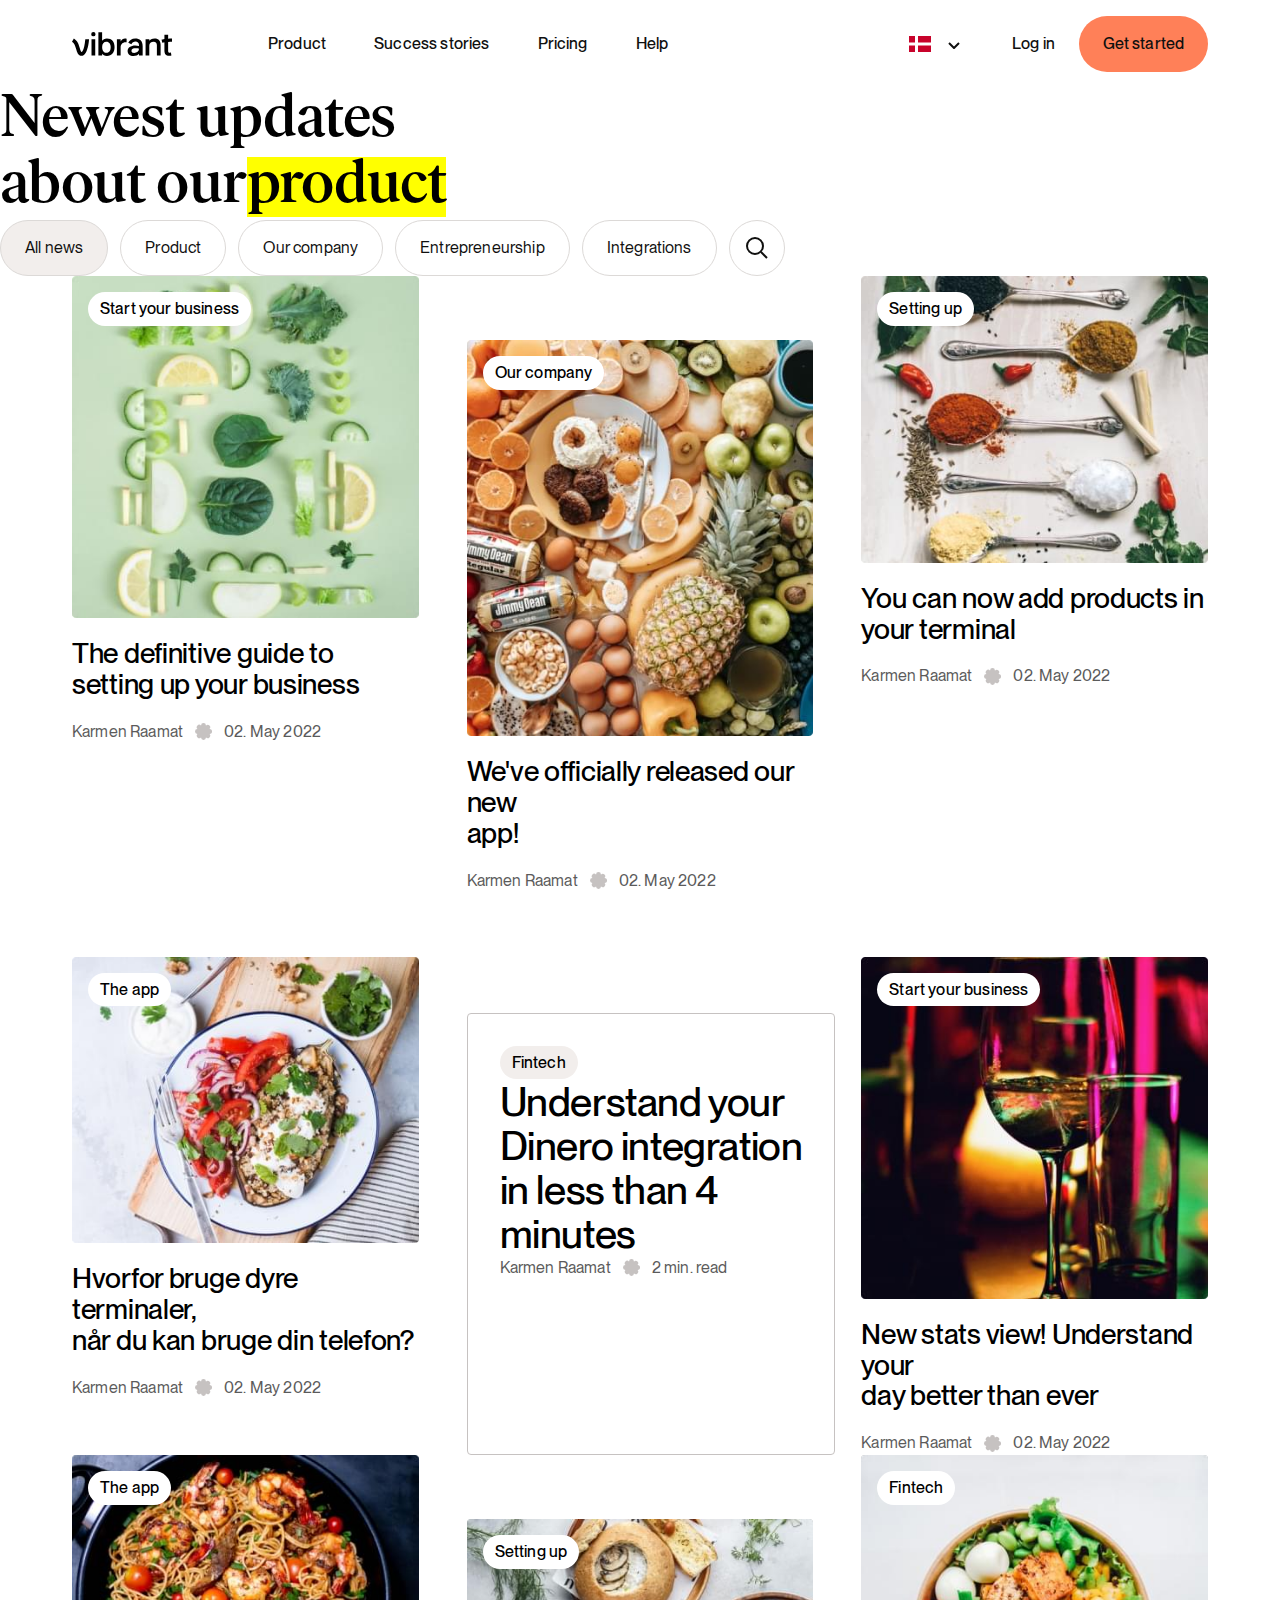
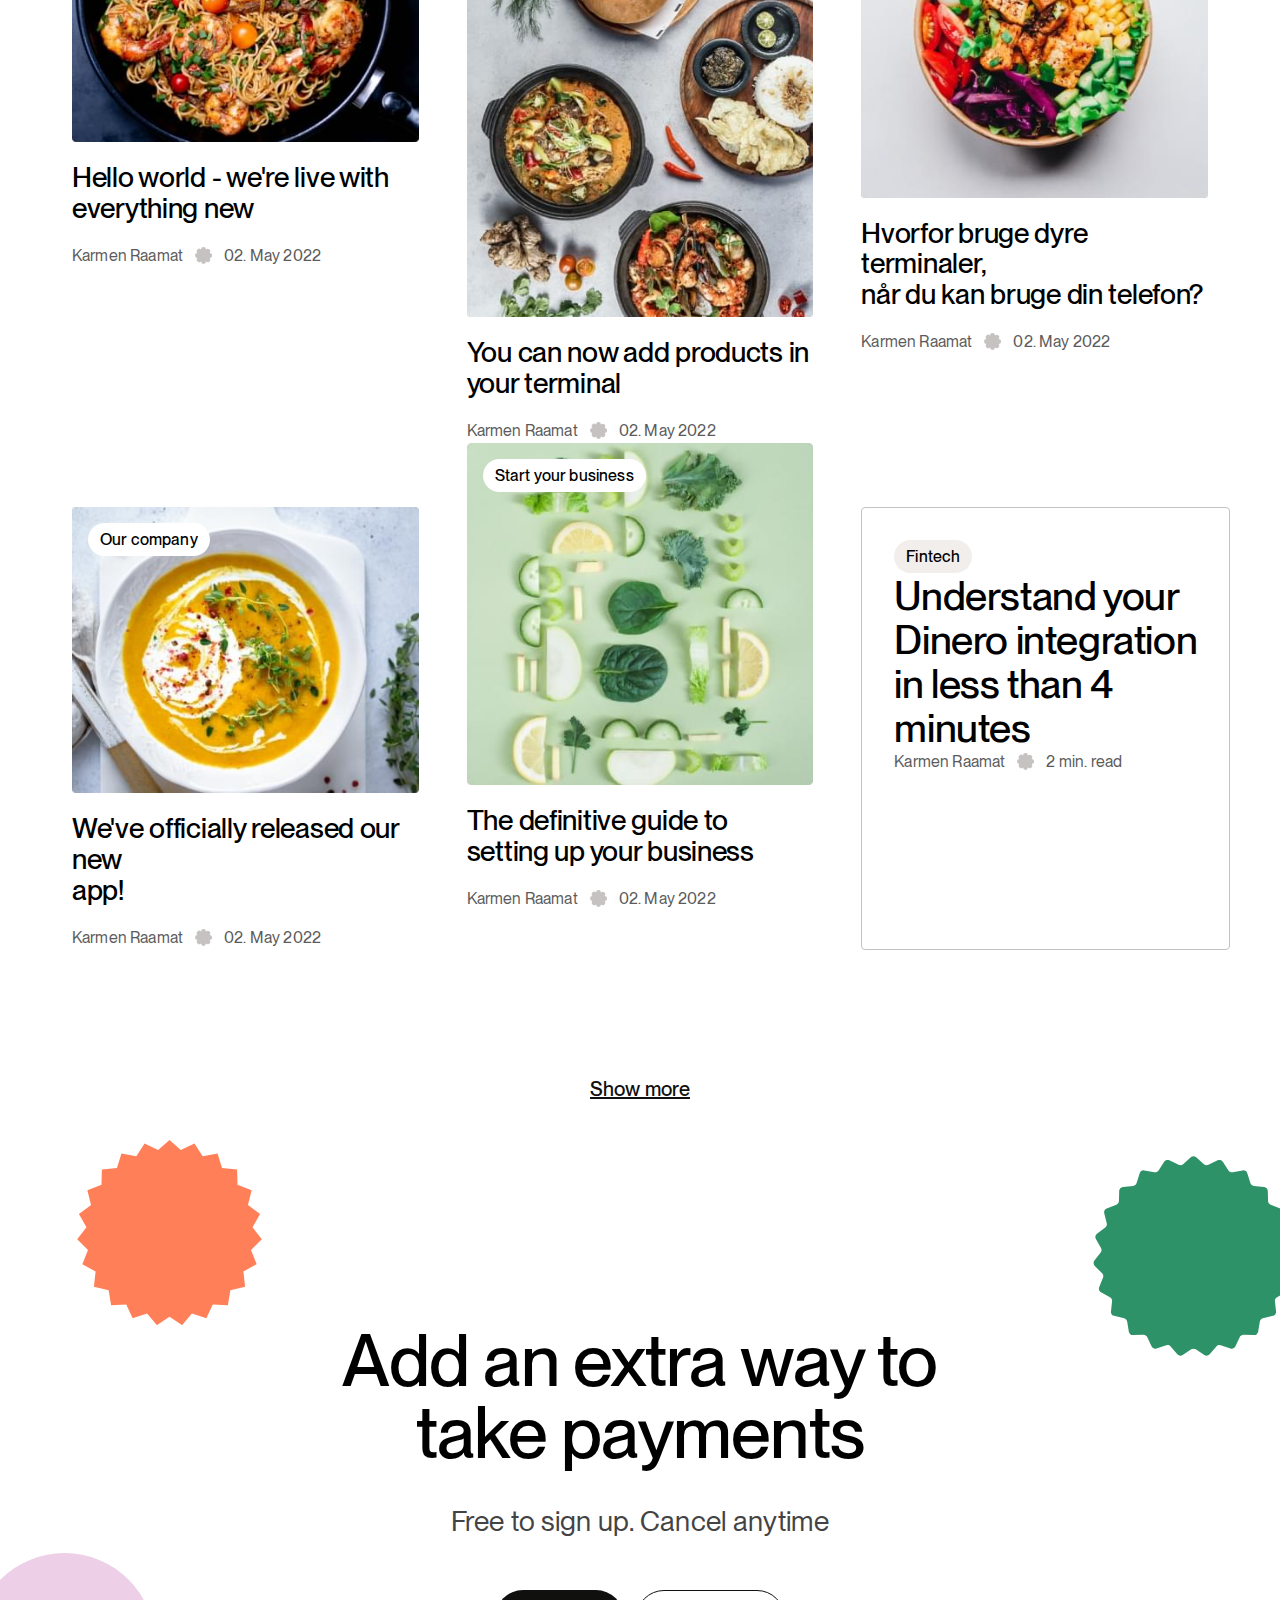
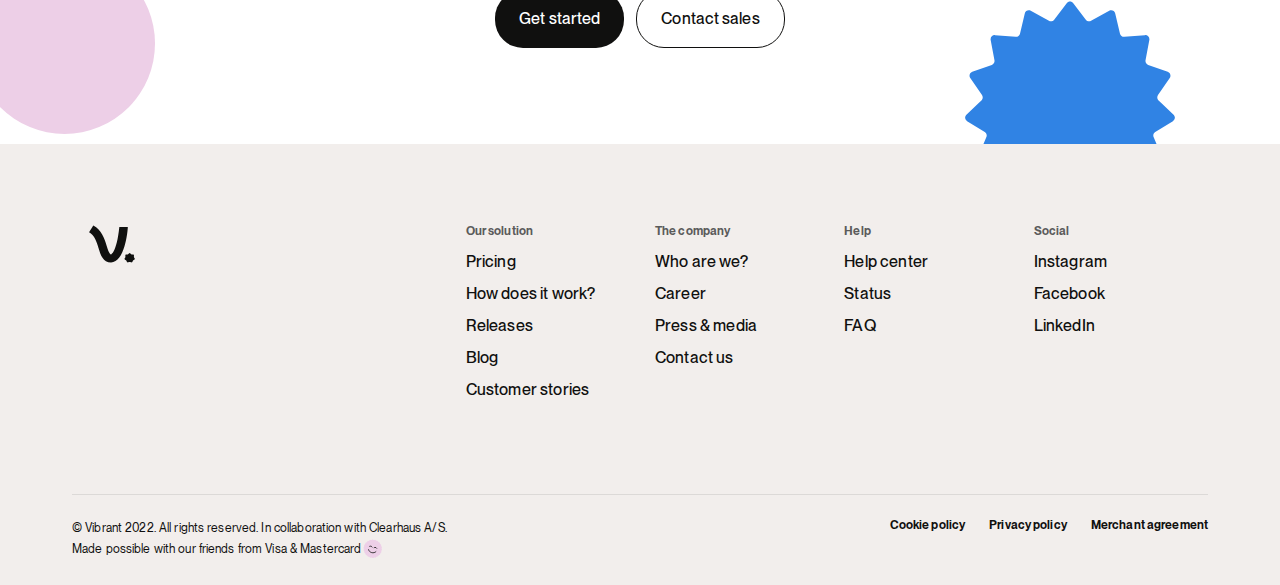
<file: blog-category-page.html>
<!DOCTYPE html>
<html lang="en">
  <head>
    <meta charset="UTF-8">
    <meta http-equiv="X-UA-Compatible" content="IE=edge">
    <meta name="viewport" content="width=device-width,initial-scale=1">
    <meta name="description" content="website">
    <meta name="robots" content="index, follow">
    <meta name="copyright" content="company">
    <meta name="keywords" content="">
    <title>Blog category page</title>
  <script defer="defer" src="index.js"></script><link href="index.css" rel="stylesheet"></head>

  <body>
    <header class="header">
      <div class="container">
        <div class="row">
          <div class="col col--no-gutter header__container">
            <div class="header__logo">
              <a href="#" class="header__logo-img">
                <img src="./assets/images/icon-logo.svg" alt="logo vibrant" width="100" height="24">
              </a>
            </div>
            <nav class="header-nav" id="header-nav">
              <ul class="menu">
                <li class="menu-item">
                  <a href="#" class="menu-item__link">Product</a>
                </li>
                <li class="menu-item">
                  <a href="#" class="menu-item__link">Success stories</a>
                </li>
                <li class="menu-item">
                  <a href="#" class="menu-item__link">Pricing</a>
                </li>
                <li class="menu-item">
                  <a href="#" class="menu-item__link">Help</a>
                </li>
              </ul>
            </nav>
            <div class="header__controls">
              <div class="menu-item--lang">
                <div class="language-select" id="languageSelect">
                  <a href="#" class="option">
                    <img src="./assets/images/icon-da.svg" alt="flag da" width="24" height="16">
                  </a>
                  <div class="options-container" id="optionsContainer">
                    <a href="#" class="option">
                      <img src="./assets/images/icon-es.svg" alt="flag es" width="24" height="16">
                    </a>
                    <a href="#" class="option">
                      <img src="./assets/images/icon-en.svg" alt="flag en" width="24" height="16">
                    </a>
                  </div>
                </div>
              </div>
              <button class="btn btn--link header__controls-item--login">
                Log in
              </button>
              <button class="btn btn--secondary header__controls-item--started">
                Get started
              </button>
            </div>
          </div>
          <div class="col col--no-gutter header__container--tablet">
            <div class="header__container--tablet-wrap">
              <div class="header__logo">
                <a href="#" class="header__logo-img">
                  <img src="./assets/images/icon-logo.svg" alt="logo vibrant" width="100" height="24">
                </a>
              </div>
              <div class="header__controls">
                <div class="menu-item--lang">
                  <div class="language-select" id="languageSelectTablet">
                    <a href="#" class="option">
                      <img src="./assets/images/icon-da.svg" alt="flag da" width="24" height="16">
                    </a>
                    <div class="options-container" id="optionsContainerTablet">
                      <a href="#" class="option">
                        <img src="./assets/images/icon-es.svg" alt="flag es" width="24" height="16">
                      </a>
                      <a href="#" class="option">
                        <img src="./assets/images/icon-en.svg" alt="flag en" width="24" height="16">
                      </a>
                    </div>
                  </div>
                </div>
                <button class="btn btn--link header__controls-item--login">
                  Log in
                </button>
                <button class="btn btn--secondary header__controls-item--started">
                  Get started
                </button>
              </div>
              <div class="header-nav-icon" id="navIconTablet">
                <div class="header-nav-icon__button">
                  <span class="header-nav-icon__line"></span>
                  <span class="header-nav-icon__line"></span>
                  <span class="header-nav-icon__line"></span>
                </div>
              </div>
            </div>
            <nav class="header-nav" id="header-nav-tablet">
              <ul class="menu">
                <li class="menu-item">
                  <a href="#" class="menu-item__link">Product</a>
                </li>
                <li class="menu-item">
                  <a href="#" class="menu-item__link">Success stories</a>
                </li>
                <li class="menu-item">
                  <a href="#" class="menu-item__link">Pricing</a>
                </li>
                <li class="menu-item">
                  <a href="#" class="menu-item__link">Help</a>
                </li>
              </ul>
            </nav>
          </div>
          <div class="col col--no-gutter header__container--mobile">
            <div class="header__container--mobile-wrap">
              <div class="header__logo" id="headerLogoMobile">
                <a href="#" class="header__logo-img">
                  <img src="./assets/images/icon-logo.svg" alt="logo vibrant" width="100" height="24">
                </a>
                <div class="language-select" id="languageSelectMobile">
                  <a href="#" class="option">
                    <img src="./assets/images/icon-da.svg" alt="flag da" width="24" height="16">
                  </a>
                  <div class="options-container" id="optionsContainerMobile">
                    <a href="#" class="option">
                      <img src="./assets/images/icon-es.svg" alt="flag es" width="24" height="16">
                    </a>
                    <a href="#" class="option">
                      <img src="./assets/images/icon-en.svg" alt="flag en" width="24" height="16">
                    </a>
                  </div>
                </div>
              </div>
              <div class="header-nav-icon" id="navIconMobile">
                <div class="header-nav-icon__button">
                  <span class="header-nav-icon__line"></span>
                  <span class="header-nav-icon__line"></span>
                  <span class="header-nav-icon__line"></span>
                </div>
              </div>
            </div>
            <nav class="header-nav" id="header-nav--mobile">
              <ul class="menu">
                <li class="menu-item">
                  <a href="#" class="menu-item__link">Product</a>
                </li>
                <li class="menu-item">
                  <a href="#" class="menu-item__link">Success stories</a>
                </li>
                <li class="menu-item">
                  <a href="#" class="menu-item__link">Pricing</a>
                </li>
                <li class="menu-item">
                  <a href="#" class="menu-item__link">Help</a>
                </li>
              </ul>
              <div class="header__controls">
                <button class="btn btn--link header__controls-item">
                  Log in
                </button>
                <button class="btn btn--secondary header__controls-item">
                  Get started
                </button>
              </div>
            </nav>
          </div>
        </div>
      </div>
    </header>
    <main class="main">
      <section class="heading-section--default">
        <div class="container">
          <div class="row">
            <div class="col col--no-gutter">
              <div class="heading-section--default__container">
                <h2 class="title title--h2">
                  Newest updates <br>
                  about our<mark>product</mark>
                </h2>
              </div>
            </div>
          </div>
        </div>
      </section>
      <section class="category-select-section">
        <div class="container">
          <div class="row">
            <div class="categories-section__items">
              <div class="categories-section__items-buttons">
                <a href="#" class="btn--blog">All news</a>
                <a href="#" class="btn--blog active-category">Product</a>
                <a href="#" class="btn--blog">Our company</a>
                <a href="#" class="btn--blog">Entrepreneurship</a>
                <a href="#" class="btn--blog">Integrations</a>
                <div class="category-select" data-state="">
                  <div class="category-select__title"></div>
                  <div class="category-select__content">
                    <input id="allNewsOption" class="category-select__input" type="radio" name="categoryOption" checked="checked">
                    <label for="allNewsOption" tabindex="0" class="category-select__label first-option" data-value="All news"></label>
                    <input id="productOption" class="category-select__input" type="radio" name="categoryOption">
                    <label for="productOption" tabindex="0" class="category-select__label" data-value="Product"></label>
                    <input id="ourCompanyOption" class="category-select__input" type="radio" name="categoryOption">
                    <label for="ourCompanyOption" tabindex="0" class="category-select__label" data-value="Our company"></label>
                    <input id="entrepreneurshipOption" class="category-select__input" type="radio" name="categoryOption">
                    <label for="entrepreneurshipOption" tabindex="0" class="category-select__label" data-value="Entrepreneurship"></label>
                    <input id="integrationsOption" class="category-select__input" type="radio" name="categoryOption">
                    <label for="integrationsOption" tabindex="0" class="category-select__label" data-value="Integrations"></label>
                  </div>
                </div>
                <div class="input--search" id="searchInput">
                  <input type="search" class="categories-section__input">
                </div>
              </div>
            </div>
          </div>
        </div>
      </section>
      <section class="articles-section">
        <div class="container">
          <div class="row">
            <div class="articles-section__container">
              <div class="articles-section__col">
                <a href="#" class="btn-category">Start your business</a>
                <a href="#" class="articles-section__item">
                  <div class="articles-section__img">
                    <img src="./assets/images/article-6.jpg" srcset="./assets/images/article-6.jpg, ./assets/images/article-6@2x.jpg 2x" alt="article img">
                  </div>
                  <h5 class="title title--h5">
                    The definitive guide to setting up your business
                  </h5>
                  <div class="articles-section--author">
                    <p class="article article--sm">Karmen Raamat</p>
                    <span class="blog-article__icon"><img src="./assets/images/icon-union.svg" alt="union"></span>
                    <p class="article article--sm">02. May 2022</p>
                  </div>
                </a>
              </div>
              <div class="articles-section__col">
                <a href="#" class="btn-category">Our company</a>
                <a href="#" class="articles-section__item">
                  <div class="articles-section__img">
                    <img src="./assets/images/article-2.jpg" srcset="./assets/images/article-2.jpg, ./assets/images/article-2@2x.jpg 2x" alt="article img">
                  </div>
                  <h5 class="title title--h5">
                    We've officially released our new <br>
                    app!
                  </h5>
                  <div class="articles-section--author">
                    <p class="article article--sm">Karmen Raamat</p>
                    <span class="blog-article__icon"><img src="./assets/images/icon-union.svg" alt="union"></span>
                    <p class="article article--sm">02. May 2022</p>
                  </div>
                </a>
              </div>
              <div class="articles-section__col">
                <a href="#" class="btn-category">Setting up</a>
                <a href="#" class="articles-section__item">
                  <div class="articles-section__img">
                    <img src="./assets/images/article-7.jpg" srcset="./assets/images/article-7.jpg, ./assets/images/article-7@2x.jpg 2x" alt="article img">
                  </div>
                  <h5 class="title title--h5">
                    You can now add products in<br>
                    your terminal
                  </h5>
                  <div class="articles-section--author">
                    <p class="article article--sm">Karmen Raamat</p>
                    <span class="blog-article__icon"><img src="./assets/images/icon-union.svg" alt="union"></span>
                    <p class="article article--sm">02. May 2022</p>
                  </div>
                </a>
              </div>
              <div class="articles-section__col">
                <a href="#" class="btn-category">The app</a>
                <a href="#" class="articles-section__item">
                  <div class="articles-section__img">
                    <img src="./assets/images/article-13.jpg" srcset="./assets/images/article-13.jpg, ./assets/images/article-13@2x.jpg 2x" alt="article img">
                  </div>
                  <h5 class="title title--h5">
                    Hvorfor bruge dyre terminaler, <br>
                    når du kan bruge din telefon?
                  </h5>
                  <div class="articles-section--author">
                    <p class="article article--sm">Karmen Raamat</p>
                    <span class="blog-article__icon"><img src="./assets/images/icon-union.svg" alt="union"></span>
                    <p class="article article--sm">02. May 2022</p>
                  </div>
                </a>
              </div>
              <div class="articles-section__col articles-section__col--no-cover">
                <a href="#" class="btn-category btn-category--no-cover">Fintech</a>
                <a href="#" class="articles-section__col--no-cover-item">
                  <div class="articles-section__col--no-cover-title">
                    <h4 class="title title--h4">
                      Understand your <br>
                      Dinero integration <br>
                      in less than 4 <br>
                      minutes
                    </h4>
                  </div>
                  <div class="articles-section--author">
                    <p class="article article--sm">Karmen Raamat</p>
                    <span class="blog-article__icon"><img src="./assets/images/icon-union.svg" alt="union"></span>
                    <p class="article article--sm">2 min. read</p>
                  </div>
                </a>
              </div>
              <div class="articles-section__col">
                <a href="#" class="btn-category">Start your business</a>
                <a href="#" class="articles-section__item">
                  <div class="articles-section__img">
                    <img src="./assets/images/article-8.jpg" srcset="./assets/images/article-8.jpg, ./assets/images/article-8@2x.jpg 2x" alt="article img">
                  </div>
                  <h5 class="title title--h5">
                    New stats view! Understand your <br>
                    day better than ever
                  </h5>
                  <div class="articles-section--author">
                    <p class="article article--sm">Karmen Raamat</p>
                    <span class="blog-article__icon"><img src="./assets/images/icon-union.svg" alt="union"></span>
                    <p class="article article--sm">02. May 2022</p>
                  </div>
                </a>
              </div>
              <div class="articles-section__col">
                <a href="#" class="btn-category">The app</a>
                <a href="#" class="articles-section__item">
                  <div class="articles-section__img">
                    <img src="./assets/images/article-9.jpg" srcset="./assets/images/article-9.jpg, ./assets/images/article-9@2x.jpg 2x" alt="article img">
                  </div>
                  <h5 class="title title--h5">
                    Hello world - we're live with <br>
                    everything new
                  </h5>
                  <div class="articles-section--author">
                    <p class="article article--sm">Karmen Raamat</p>
                    <span class="blog-article__icon"><img src="./assets/images/icon-union.svg" alt="union"></span>
                    <p class="article article--sm">02. May 2022</p>
                  </div>
                </a>
              </div>
              <div class="articles-section__col">
                <a href="#" class="btn-category">Setting up</a>
                <a href="#" class="articles-section__item">
                  <div class="articles-section__img">
                    <img src="./assets/images/article-10.jpg" srcset="./assets/images/article-10.jpg, ./assets/images/article-10@2x.jpg 2x" alt="article img">
                  </div>
                  <h5 class="title title--h5">
                    You can now add products in <br>
                    your terminal
                  </h5>
                  <div class="articles-section--author">
                    <p class="article article--sm">Karmen Raamat</p>
                    <span class="blog-article__icon"><img src="./assets/images/icon-union.svg" alt="union"></span>
                    <p class="article article--sm">02. May 2022</p>
                  </div>
                </a>
              </div>
              <div class="articles-section__col">
                <a href="#" class="btn-category">Fintech</a>
                <a href="#" class="articles-section__item">
                  <div class="articles-section__img">
                    <img src="./assets/images/article-11.jpg" srcset="./assets/images/article-11.jpg, ./assets/images/article-11@2x.jpg 2x" alt="article img">
                  </div>
                  <h5 class="title title--h5">
                    Hvorfor bruge dyre terminaler, <br>
                    når du kan bruge din telefon?
                  </h5>
                  <div class="articles-section--author">
                    <p class="article article--sm">Karmen Raamat</p>
                    <span class="blog-article__icon"><img src="./assets/images/icon-union.svg" alt="union"></span>
                    <p class="article article--sm">02. May 2022</p>
                  </div>
                </a>
              </div>
              <div class="articles-section__col">
                <a href="#" class="btn-category">Our company</a>
                <a href="#" class="articles-section__item">
                  <div class="articles-section__img">
                    <img src="./assets/images/article-12.jpg" srcset="./assets/images/article-12.jpg, ./assets/images/article-12@2x.jpg 2x" alt="article img">
                  </div>
                  <h5 class="title title--h5">
                    We've officially released our new <br>
                    app!
                  </h5>
                  <div class="articles-section--author">
                    <p class="article article--sm">Karmen Raamat</p>
                    <span class="blog-article__icon"><img src="./assets/images/icon-union.svg" alt="union"></span>
                    <p class="article article--sm">02. May 2022</p>
                  </div>
                </a>
              </div>
              <div class="articles-section__col">
                <a href="#" class="btn-category">Start your business</a>
                <a href="#" class="articles-section__item">
                  <div class="articles-section__img">
                    <img src="./assets/images/article-6.jpg" srcset="./assets/images/article-6.jpg, ./assets/images/article-6@2x.jpg 2x" alt="article img">
                  </div>
                  <h5 class="title title--h5">
                    The definitive guide to setting up your business
                  </h5>
                  <div class="articles-section--author">
                    <p class="article article--sm">Karmen Raamat</p>
                    <span class="blog-article__icon"><img src="./assets/images/icon-union.svg" alt="union"></span>
                    <p class="article article--sm">02. May 2022</p>
                  </div>
                </a>
              </div>
              <div class="articles-section__col articles-section__col--no-cover">
                <a href="#" class="btn-category btn-category--no-cover">Fintech</a>
                <a href="#" class="articles-section__col--no-cover-item">
                  <div class="articles-section__col--no-cover-title">
                    <h4 class="title title--h4">
                      Understand your <br>
                      Dinero integration <br>
                      in less than 4 <br>
                      minutes
                    </h4>
                  </div>
                  <div class="articles-section--author">
                    <p class="article article--sm">Karmen Raamat</p>
                    <span class="blog-article__icon"><img src="./assets/images/icon-union.svg" alt="union"></span>
                    <p class="article article--sm">2 min. read</p>
                  </div>
                </a>
              </div>
            </div>
          </div>
          <div class="articles-section__more">
            <button class="btn btn--underlined">Show more</button>
          </div>
        </div>
      </section>
      <section class="cta-section-shapes">
        <div class="container">
          <div class="row">
            <div class="cta-section-shapes__container">
              <h2 class="title cta-section-shapes__title">
                Add an extra way to take payments
              </h2>
              <p class="article cta-section-shapes__article">
                Free to sign up. Cancel anytime
              </p>
              <div class="cta-section-shapes__controls">
                <button class="btn btn--primary">Get started</button>
                <button class="btn btn--outlined">Contact sales</button>
              </div>
            </div>
          </div>
        </div>
      </section>
    </main>
    <footer class="footer">
      <div class="container">
        <div class="row footer-content">
          <div class="col col-4">
            <div class="footer__logo">
              <a href="#" class="footer__logo-img">
                <img src="./assets/images/icon-logo-footer.svg" alt="logo vibrant" width="48" height="48">
              </a>
            </div>
          </div>
          <div class="col col--no-gutter col-8 col-xl-12">
            <div class="d-flex justify-content-center">
              <nav class="footer-nav d-flex flex-1">
                <div class="col col-3 col-sm-6 footer-nav__col">
                  <a href="#" class="footer-nav__item footer-nav__item-title">Our solution</a>
                  <a href="#" class="footer-nav__item">Pricing</a>
                  <a href="#" class="footer-nav__item">How does it work?</a>
                  <a href="#" class="footer-nav__item">Releases</a>
                  <a href="#" class="footer-nav__item">Blog</a>
                  <a href="#" class="footer-nav__item">Customer stories</a>
                </div>
                <div class="col col-3 col-sm-6 footer-nav__col">
                  <a href="#" class="footer-nav__item footer-nav__item-title">The company</a>
                  <a href="#" class="footer-nav__item">Who are we?</a>
                  <a href="#" class="footer-nav__item">Career</a>
                  <a href="#" class="footer-nav__item">Press & media</a>
                  <a href="#" class="footer-nav__item">Contact us</a>
                </div>
                <div class="col col-3 col-sm-6 footer-nav__col">
                  <a href="#" class="footer-nav__item footer-nav__item-title">Help</a>
                  <a href="#" class="footer-nav__item">Help center</a>
                  <a href="#" class="footer-nav__item">Status</a>
                  <a href="#" class="footer-nav__item">FAQ</a>
                </div>
                <div class="col col-3 col-sm-6 footer-nav__col">
                  <a href="#" class="footer-nav__item footer-nav__item-title">Social</a>
                  <a href="#" class="footer-nav__item">Instagram</a>
                  <a href="#" class="footer-nav__item">Facebook</a>
                  <a href="#" class="footer-nav__item">LinkedIn</a>
                </div>
              </nav>
            </div>
          </div>
        </div>
        <div class="row footer-info">
          <div class="col col--no-gutter col-6 col-sm-12">
            <div class="article article--sm footer-info__container footer-info__container-text">
              © Vibrant 2022. All rights reserved. In collaboration with
              Clearhaus A/S.
              <div class="footer-info__container-text">
                <div class="article article--sm footer-info__container-text">
                  Made possible with our friends from Visa & Mastercard
                </div>
                <div class="footer-info__icon">
                  <img src="./assets/images/icon-happy.svg" alt="icon happy" width="24" height="24">
                </div>
              </div>
            </div>
          </div>
          <div class="col col--no-gutter col-6 col-sm-12">
            <div class="footer-info__policy">
              <a href="#" class="footer-info__policy-item">Cookie policy</a>
              <a href="#" class="footer-info__policy-item">Privacy policy</a>
              <a href="#" class="footer-info__policy-item">Merchant agreement</a>
            </div>
          </div>
        </div>
      </div>
      <div class="move-to-top">
        <div class="move-to-top__image">
          <img src="./assets/images/icon-star.svg" alt="move to top">
        </div>
      </div>
    </footer>
  </body>
</html>
</file>
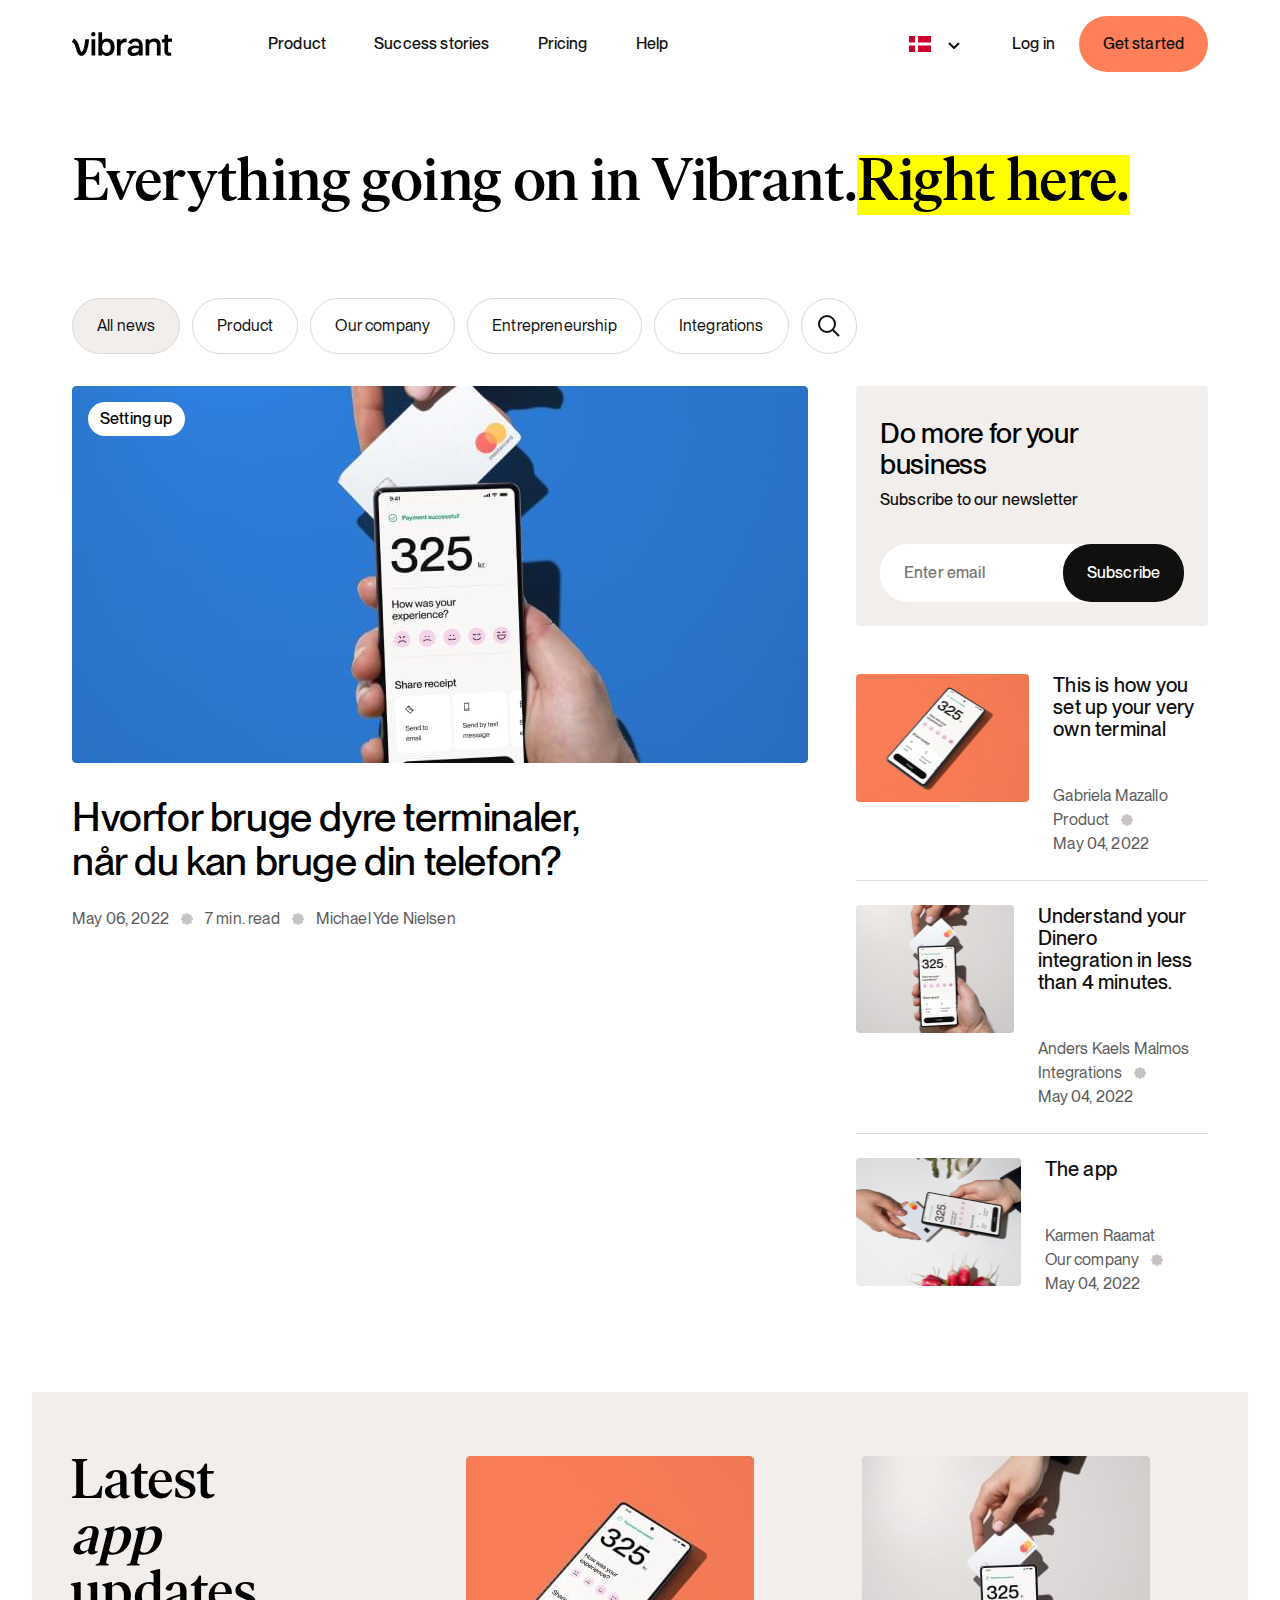
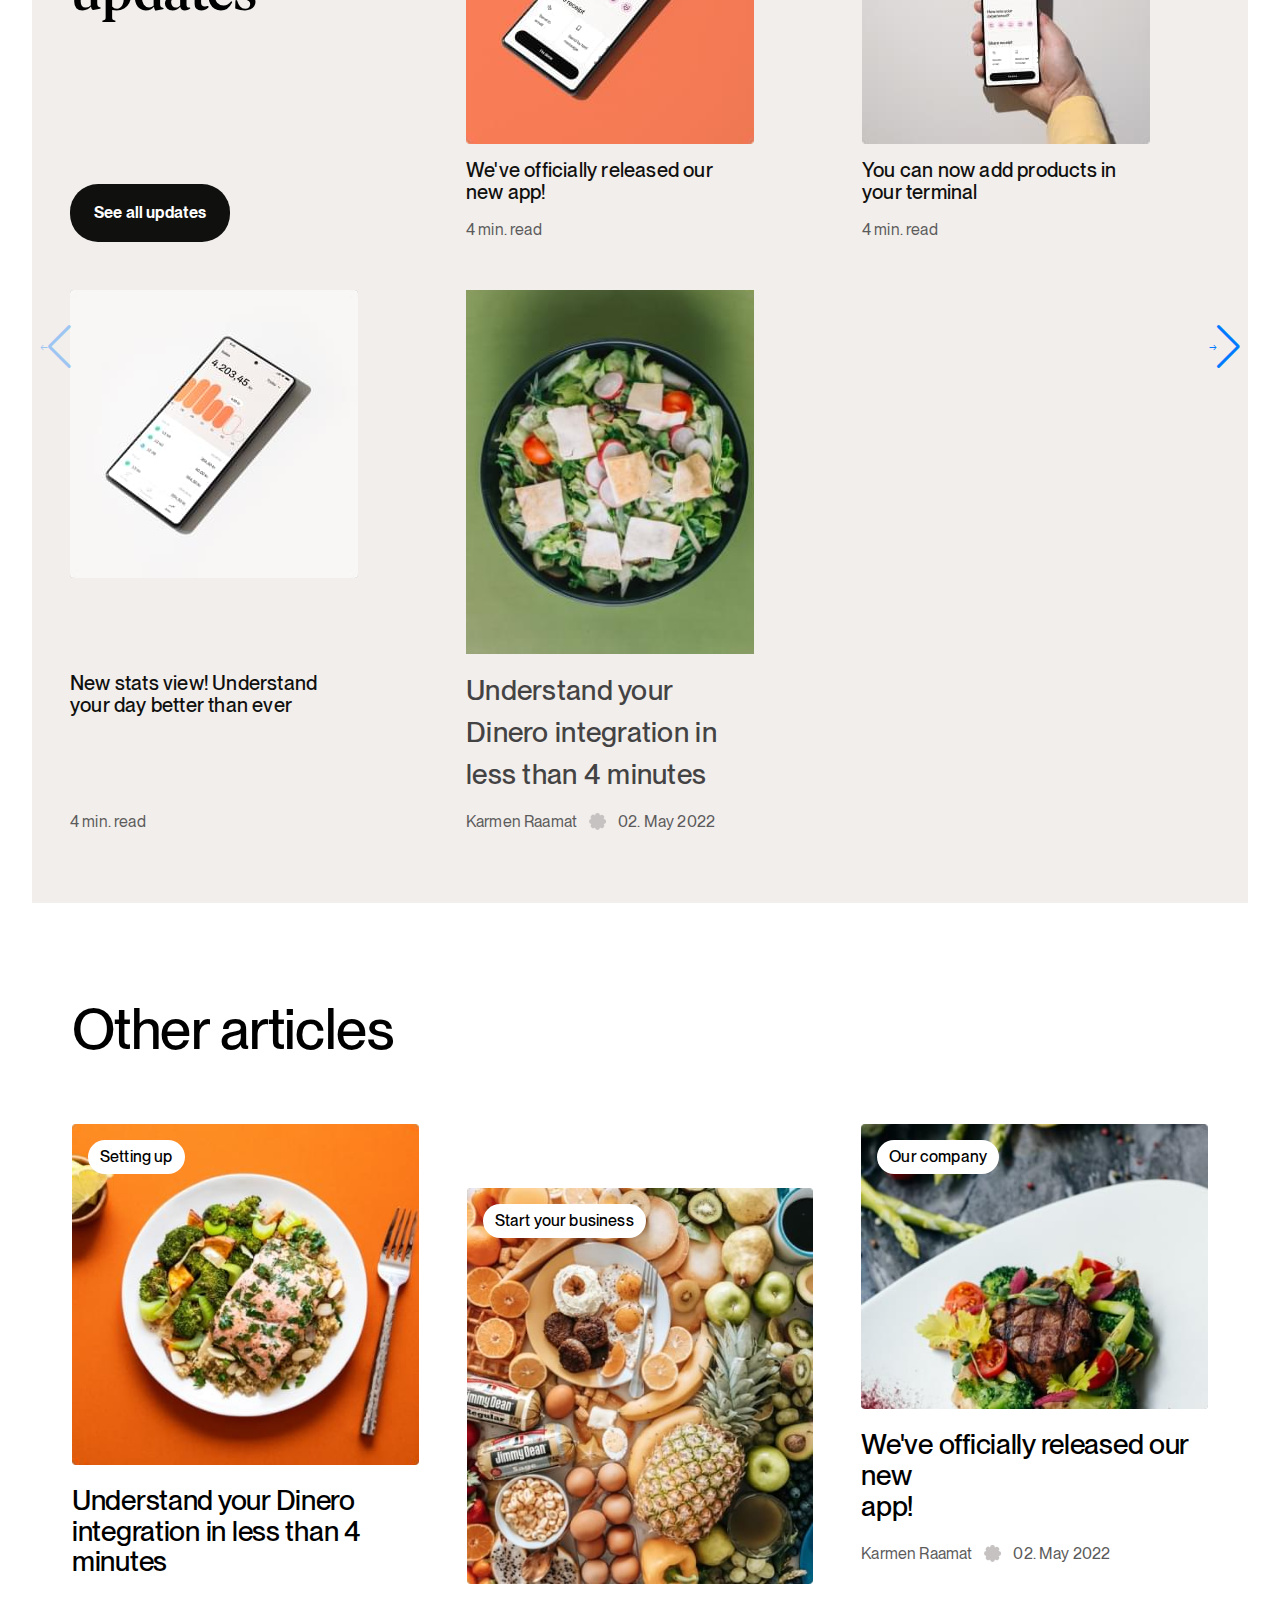
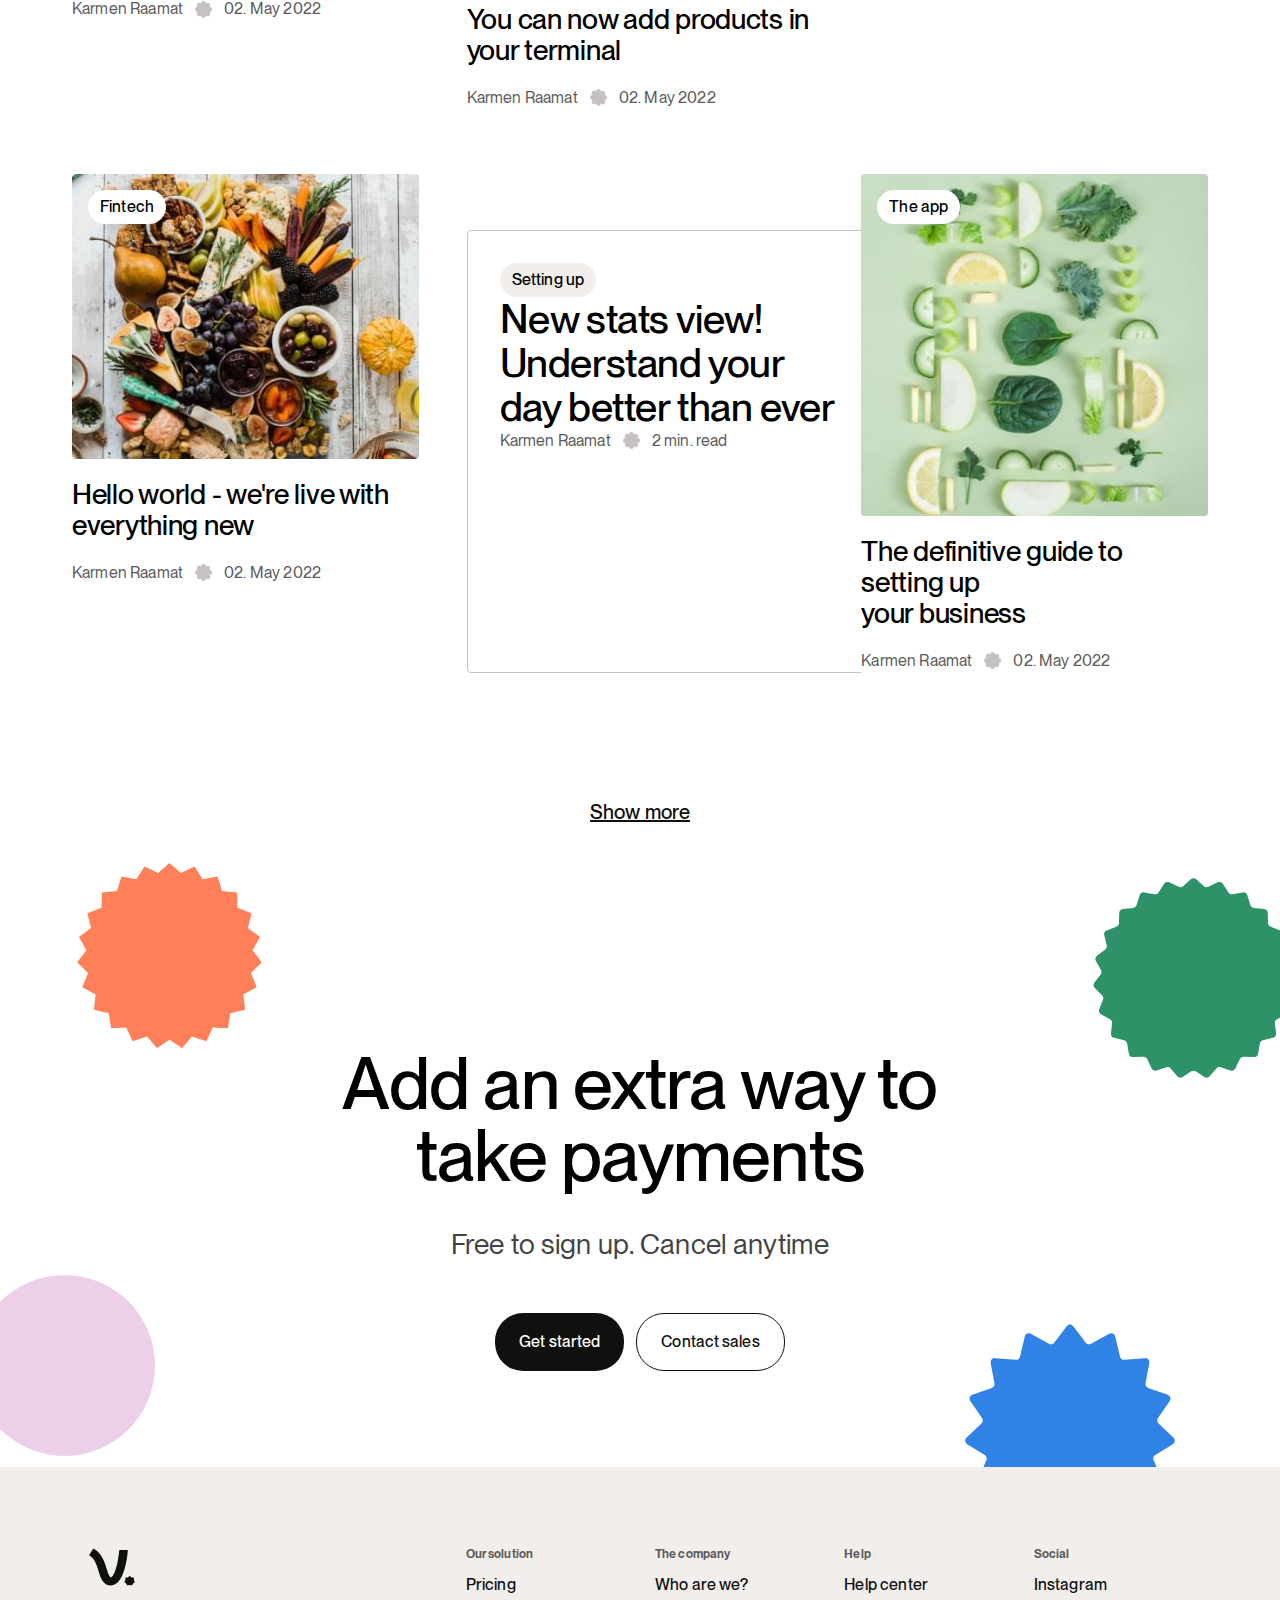
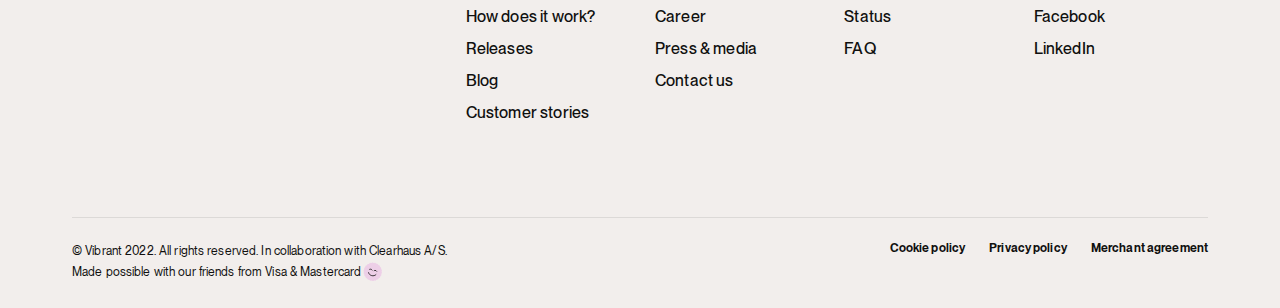
<file: blog-page.html>
<!DOCTYPE html>
<html lang="en">
  <head>
    <meta charset="UTF-8">
    <meta name="viewport" content="width=device-width,initial-scale=1">
    <meta name="description" content="website">
    <meta name="robots" content="index, follow">
    <meta name="copyright" content="company">
    <meta name="keywords" content="">
    <link rel="stylesheet" href="https://unpkg.com/swiper@8/swiper-bundle.min.css">
    <script src="https://unpkg.com/swiper@8/swiper-bundle.min.js"></script>
    <title>Blog page</title>
  <script defer="defer" src="index.js"></script><link href="index.css" rel="stylesheet"></head>

  <body>
    <header class="header">
      <div class="container">
        <div class="row">
          <div class="col col--no-gutter header__container">
            <div class="header__logo">
              <a href="#" class="header__logo-img">
                <img src="./assets/images/icon-logo.svg" alt="logo vibrant" width="100" height="24">
              </a>
            </div>
            <nav class="header-nav" id="header-nav">
              <ul class="menu">
                <li class="menu-item">
                  <a href="#" class="menu-item__link">Product</a>
                </li>
                <li class="menu-item">
                  <a href="#" class="menu-item__link">Success stories</a>
                </li>
                <li class="menu-item">
                  <a href="#" class="menu-item__link">Pricing</a>
                </li>
                <li class="menu-item">
                  <a href="#" class="menu-item__link">Help</a>
                </li>
              </ul>
            </nav>
            <div class="header__controls">
              <div class="menu-item--lang">
                <div class="language-select" id="languageSelect">
                  <a href="#" class="option">
                    <img src="./assets/images/icon-da.svg" alt="flag da" width="24" height="16">
                  </a>
                  <div class="options-container" id="optionsContainer">
                    <a href="#" class="option">
                      <img src="./assets/images/icon-es.svg" alt="flag es" width="24" height="16">
                    </a>
                    <a href="#" class="option">
                      <img src="./assets/images/icon-en.svg" alt="flag en" width="24" height="16">
                    </a>
                  </div>
                </div>
              </div>
              <button class="btn btn--link header__controls-item--login">
                Log in
              </button>
              <button class="btn btn--secondary header__controls-item--started">
                Get started
              </button>
            </div>
          </div>
          <div class="col col--no-gutter header__container--tablet">
            <div class="header__container--tablet-wrap">
              <div class="header__logo">
                <a href="#" class="header__logo-img">
                  <img src="./assets/images/icon-logo.svg" alt="logo vibrant" width="100" height="24">
                </a>
              </div>
              <div class="header__controls">
                <div class="menu-item--lang">
                  <div class="language-select" id="languageSelectTablet">
                    <a href="#" class="option">
                      <img src="./assets/images/icon-da.svg" alt="flag da" width="24" height="16">
                    </a>
                    <div class="options-container" id="optionsContainerTablet">
                      <a href="#" class="option">
                        <img src="./assets/images/icon-es.svg" alt="flag es" width="24" height="16">
                      </a>
                      <a href="#" class="option">
                        <img src="./assets/images/icon-en.svg" alt="flag en" width="24" height="16">
                      </a>
                    </div>
                  </div>
                </div>
                <button class="btn btn--link header__controls-item--login">
                  Log in
                </button>
                <button class="btn btn--secondary header__controls-item--started">
                  Get started
                </button>
              </div>
              <div class="header-nav-icon" id="navIconTablet">
                <div class="header-nav-icon__button">
                  <span class="header-nav-icon__line"></span>
                  <span class="header-nav-icon__line"></span>
                  <span class="header-nav-icon__line"></span>
                </div>
              </div>
            </div>
            <nav class="header-nav" id="header-nav-tablet">
              <ul class="menu">
                <li class="menu-item">
                  <a href="#" class="menu-item__link">Product</a>
                </li>
                <li class="menu-item">
                  <a href="#" class="menu-item__link">Success stories</a>
                </li>
                <li class="menu-item">
                  <a href="#" class="menu-item__link">Pricing</a>
                </li>
                <li class="menu-item">
                  <a href="#" class="menu-item__link">Help</a>
                </li>
              </ul>
            </nav>
          </div>
          <div class="col col--no-gutter header__container--mobile">
            <div class="header__container--mobile-wrap">
              <div class="header__logo" id="headerLogoMobile">
                <a href="#" class="header__logo-img">
                  <img src="./assets/images/icon-logo.svg" alt="logo vibrant" width="100" height="24">
                </a>
                <div class="language-select" id="languageSelectMobile">
                  <a href="#" class="option">
                    <img src="./assets/images/icon-da.svg" alt="flag da" width="24" height="16">
                  </a>
                  <div class="options-container" id="optionsContainerMobile">
                    <a href="#" class="option">
                      <img src="./assets/images/icon-es.svg" alt="flag es" width="24" height="16">
                    </a>
                    <a href="#" class="option">
                      <img src="./assets/images/icon-en.svg" alt="flag en" width="24" height="16">
                    </a>
                  </div>
                </div>
              </div>
              <div class="header-nav-icon" id="navIconMobile">
                <div class="header-nav-icon__button">
                  <span class="header-nav-icon__line"></span>
                  <span class="header-nav-icon__line"></span>
                  <span class="header-nav-icon__line"></span>
                </div>
              </div>
            </div>
            <nav class="header-nav" id="header-nav--mobile">
              <ul class="menu">
                <li class="menu-item">
                  <a href="#" class="menu-item__link">Product</a>
                </li>
                <li class="menu-item">
                  <a href="#" class="menu-item__link">Success stories</a>
                </li>
                <li class="menu-item">
                  <a href="#" class="menu-item__link">Pricing</a>
                </li>
                <li class="menu-item">
                  <a href="#" class="menu-item__link">Help</a>
                </li>
              </ul>
              <div class="header__controls">
                <button class="btn btn--link header__controls-item">
                  Log in
                </button>
                <button class="btn btn--secondary header__controls-item">
                  Get started
                </button>
              </div>
            </nav>
          </div>
        </div>
      </div>
    </header>
    <main class="main">
      <section class="heading-section">
        <div class="container">
          <div class="row">
            <div class="col col--no-gutter">
              <div class="heading-section__container">
                <h2 class="title title--h2">
                  Everything going on in Vibrant.<mark>Right here.</mark>
                </h2>
              </div>
            </div>
          </div>
        </div>
      </section>
      <section class="categories-section">
        <div class="container">
          <div class="row">
            <div class="col col--no-gutter">
              <div class="categories-section__items">
                <div class="categories-section__items-buttons">
                  <a href="#" class="btn--blog active-category">All news</a>
                  <a href="#" class="btn--blog">Product</a>
                  <a href="#" class="btn--blog">Our company</a>
                  <a href="#" class="btn--blog">Entrepreneurship</a>
                  <a href="#" class="btn--blog">Integrations</a>
                  <div class="category-select" data-state="">
                    <div class="category-select__title"></div>
                    <div class="category-select__content">
                      <input id="allNewsOption" class="category-select__input" type="radio" name="categoryOption" checked="checked">
                      <label for="allNewsOption" tabindex="0" class="category-select__label first-option" data-value="All news"></label>
                      <input id="productOption" class="category-select__input" type="radio" name="categoryOption">
                      <label for="productOption" tabindex="0" class="category-select__label" data-value="Product"></label>
                      <input id="ourCompanyOption" class="category-select__input" type="radio" name="categoryOption">
                      <label for="ourCompanyOption" tabindex="0" class="category-select__label" data-value="Our company"></label>
                      <input id="entrepreneurshipOption" class="category-select__input" type="radio" name="categoryOption">
                      <label for="entrepreneurshipOption" tabindex="0" class="category-select__label" data-value="Entrepreneurship"></label>
                      <input id="integrationsOption" class="category-select__input" type="radio" name="categoryOption">
                      <label for="integrationsOption" tabindex="0" class="category-select__label" data-value="Integrations"></label>
                    </div>
                  </div>
                  <div class="input--search" id="searchInput">
                    <input type="search" class="categories-section__input">
                  </div>
                </div>
              </div>
              <div class="all-news-sections">
                <a class="all-news-sections__item">
                  <div class="all-news-sections__item-img">
                    <div class="btn-category">Setting up</div>
                    <img src="./assets/images/all-news.jpg" srcset="./assets/images/all-news.jpg, ./assets/images/all-news@2x.jpg 2x" alt="setting up image">
                  </div>
                  <h4 class="title title--h4 all-news-sections__item-title">
                    Hvorfor bruge dyre terminaler, når du kan bruge din telefon?
                  </h4>
                  <div class="all-news-sections__item-desc">
                    <p class="article article--sm">May 06, 2022</p>
                    <span class="blog-article__icon"><img src="./assets/images/icon-union.svg" alt="union"></span>
                    <p class="article article--sm">7 min. read</p>
                    <span class="blog-article__icon"><img src="./assets/images/icon-union.svg" alt="union"></span>
                    <p class="article article--sm">Michael Yde Nielsen</p>
                  </div>
                </a>
                <div class="all-news-sections__list">
                  <div class="block-subscribe">
                    <h5 class="title title--h5">Do more for your business</h5>
                    <p class="article article--md">
                      Subscribe to our newsletter
                    </p>
                    <div class="block-subscribe__item">
                      <input type="text" class="input--subscribe" placeholder="Enter email">
                      <button class="btn btn--primary">Subscribe</button>
                    </div>
                  </div>
                  <div class="article-list">
                    <a href="#" class="article-list__item">
                      <div class="article-list__item-img article-list__item-img--first"></div>
                      <div class="article-list__item-desc">
                        <p class="article article--lg">
                          This is how you set up your very<br>
                          own terminal
                        </p>
                        <div class="article-list__item-desc--author">
                          <p class="article article--sm">Gabriela Mazallo</p>
                          <p class="article article--sm">Product</p>
                          <span class="blog-article__icon"><img src="./assets/images/icon-union.svg" alt="union"></span>
                          <p class="article article--sm">May 04, 2022</p>
                        </div>
                      </div>
                    </a>
                    <a href="#" class="article-list__item">
                      <div class="article-list__item-img article-list__item-img--second"></div>
                      <div class="article-list__item-desc">
                        <p class="article article--lg">
                          Understand your Dinero<br>
                          integration in less than 4 minutes.
                        </p>
                        <div class="article-list__item-desc--author">
                          <p class="article article--sm">Anders Kaels Malmos</p>
                          <p class="article article--sm">Integrations</p>
                          <span class="blog-article__icon"><img src="./assets/images/icon-union.svg" alt="union"></span>
                          <p class="article article--sm">May 04, 2022</p>
                        </div>
                      </div>
                    </a>
                    <a href="#" class="article-list__item">
                      <div class="article-list__item-img article-list__item-img--third"></div>
                      <div class="article-list__item-desc">
                        <p class="article article--lg">The app</p>
                        <div class="article-list__item-desc--author">
                          <p class="article article--sm">Karmen Raamat</p>
                          <p class="article article--sm">Our company</p>
                          <span class="blog-article__icon"><img src="./assets/images/icon-union.svg" alt="union"></span>
                          <p class="article article--sm">May 04, 2022</p>
                        </div>
                      </div>
                    </a>
                  </div>
                </div>
              </div>
            </div>
          </div>
        </div>
      </section>
      <section class="feature-section">
        <div class="feature-section__container">
          <div class="feature-section__col">
            <h3 class="title title--h3">
              Latest <br><mark class="feature-section__title--mark">app</mark><br>
              updates
            </h3>
            <button class="btn btn--primary feature-section__btn">
              See all updates
            </button>
          </div>
          <a href="#" class="feature-section__col">
            <div class="feature-section__img">
              <img src="./assets/images/release-app.jpg" srcset="./assets/images/release-app.jpg, ./assets/images/release-app@2x.jpg 2x" alt="release-app">
            </div>
            <p class="article article--lg">
              We've officially released our new app!
            </p>
            <p class="article article--sm">4 min. read</p>
          </a>
          <a href="#" class="feature-section__col">
            <div class="feature-section__img">
              <img src="./assets/images/terminal.jpg" srcset="./assets/images/terminal.jpg, ./assets/images/terminal@2x.jpg 2x" alt="terminal">
            </div>
            <p class="article article--lg">
              You can now add products in your terminal
            </p>
            <p class="article article--sm">4 min. read</p>
          </a>
          <a href="#" class="feature-section__col">
            <div class="feature-section__img">
              <img src="./assets/images/stats.jpg" srcset="./assets/images/stats.jpg, ./assets/images/stats@2x.jpg 2x" alt="stats">
            </div>
            <p class="article article--lg">
              New stats view! Understand your day better than ever
            </p>
            <p class="article article--sm">4 min. read</p>
          </a>
          <div class="swiper mySwiper">
            <div class="swiper-wrapper">
              <div class="swiper-slide">
                <div class="feature-section__col">
                  <div class="feature-section__img--slider">
                    <img src="./assets/images/dinero-slider-img.jpg" srcset="./assets/images/dinero-slider-img.jpg, ./assets/images/dinero-slider-img@2x.jpg 2x" alt="dinero">
                  </div>
                  <p class="article article--xl">
                    Understand your Dinero integration in less than 4 minutes
                  </p>
                  <div class="articles-section--author">
                    <p class="article article--sm">Karmen Raamat</p>
                    <span class="blog-article__icon"><img src="./assets/images/icon-union.svg" alt="union"></span>
                    <p class="article article--sm">02. May 2022</p>
                  </div>
                </div>
              </div>
              <div class="swiper-slide">
                <div class="feature-section__col">
                  <div class="feature-section__img--slider">
                    <img src="./assets/images/dinero-slider-img.jpg" srcset="./assets/images/dinero-slider-img.jpg, ./assets/images/dinero-slider-img@2x.jpg 2x" alt="dinero">
                  </div>
                  <p class="article article--xl">
                    You can now add products in your terminal
                  </p>
                  <p class="article article--sm">4 min. read</p>
                </div>
              </div>
              <div class="swiper-slide">
                <div class="feature-section__col">
                  <div class="feature-section__img--slider">
                    <img src="./assets/images/dinero-slider-img.jpg" srcset="./assets/images/dinero-slider-img.jpg, ./assets/images/dinero-slider-img@2x.jpg 2x" alt="dinero">
                  </div>
                  <p class="article article--xl">
                    New stats view! Understand your day better than ever
                  </p>
                  <p class="article article--sm">4 min. read</p>
                </div>
              </div>
            </div>
          </div>
          <div class="swiper-arrows">
            <div class="swiper-button-next swiper-btn">&rarr;</div>
            <div class="swiper-button-prev swiper-btn">&larr;</div>
          </div>
        </div>
      </section>
      <section class="articles-section">
        <div class="container">
          <h3 class="title title--h3">Other articles</h3>
          <div class="row">
            <div class="articles-section__container">
              <div class="articles-section__col">
                <a href="#" class="btn-category">Setting up</a>
                <a href="#" class="articles-section__item">
                  <div class="articles-section__img">
                    <img src="./assets/images/article-1.jpg" srcset="./assets/images/article-1.jpg, ./assets/images/article-1@2x.jpg 2x" alt="article img">
                  </div>
                  <h5 class="title title--h5">
                    Understand your Dinero<br>
                    integration in less than 4 minutes
                  </h5>
                  <div class="articles-section--author">
                    <p class="article article--sm">Karmen Raamat</p>
                    <span class="blog-article__icon"><img src="./assets/images/icon-union.svg" alt="union"></span>
                    <p class="article article--sm">02. May 2022</p>
                  </div>
                </a>
              </div>
              <div class="articles-section__col">
                <a href="#" class="btn-category">Start your business</a>
                <a href="#" class="articles-section__item">
                  <div class="articles-section__img">
                    <img src="./assets/images/article-2.jpg" srcset="./assets/images/article-2.jpg, ./assets/images/article-2@2x.jpg 2x" alt="article img">
                  </div>
                  <h5 class="title title--h5">
                    You can now add products in<br>
                    your terminal
                  </h5>
                  <div class="articles-section--author">
                    <p class="article article--sm">Karmen Raamat</p>
                    <span class="blog-article__icon"><img src="./assets/images/icon-union.svg" alt="union"></span>
                    <p class="article article--sm">02. May 2022</p>
                  </div>
                </a>
              </div>
              <div class="articles-section__col">
                <a href="#" class="btn-category">Our company</a>
                <a href="#" class="articles-section__item">
                  <div class="articles-section__img">
                    <img src="./assets/images/article-3.jpg" srcset="./assets/images/article-3.jpg, ./assets/images/article-3@2x.jpg 2x" alt="article img">
                  </div>
                  <h5 class="title title--h5">
                    We've officially released our new<br>
                    app!
                  </h5>
                  <div class="articles-section--author">
                    <p class="article article--sm">Karmen Raamat</p>
                    <span class="blog-article__icon"><img src="./assets/images/icon-union.svg" alt="union"></span>
                    <p class="article article--sm">02. May 2022</p>
                  </div>
                </a>
              </div>
              <div class="articles-section__col">
                <a href="#" class="btn-category">Fintech</a>
                <a href="#" class="articles-section__item">
                  <div class="articles-section__img">
                    <img src="./assets/images/article-4.jpg" srcset="./assets/images/article-4.jpg, ./assets/images/article-4@2x.jpg 2x" alt="article img">
                  </div>
                  <h5 class="title title--h5">
                    Hello world - we're live with<br>
                    everything new
                  </h5>
                  <div class="articles-section--author">
                    <p class="article article--sm">Karmen Raamat</p>
                    <span class="blog-article__icon"><img src="./assets/images/icon-union.svg" alt="union"></span>
                    <p class="article article--sm">02. May 2022</p>
                  </div>
                </a>
              </div>
              <div class="articles-section__col articles-section__col--no-cover">
                <a href="#" class="btn-category btn-category--no-cover">Setting up</a>
                <a href="#" class="articles-section__col--no-cover-item">
                  <div class="articles-section__col--no-cover-title">
                    <h4 class="title title--h4">
                      New stats view!<br>
                      Understand your<br>
                      day better than ever
                    </h4>
                  </div>
                  <div class="articles-section--author">
                    <p class="article article--sm">Karmen Raamat</p>
                    <span class="blog-article__icon"><img src="./assets/images/icon-union.svg" alt="union"></span>
                    <p class="article article--sm">2 min. read</p>
                  </div>
                </a>
              </div>
              <div class="articles-section__col">
                <a href="#" class="btn-category">The app</a>
                <a href="#" class="articles-section__item">
                  <div class="articles-section__img">
                    <img src="./assets/images/article-6.jpg" srcset="./assets/images/article-6.jpg, ./assets/images/article-6@2x.jpg 2x" alt="article img">
                  </div>
                  <h5 class="title title--h5">
                    The definitive guide to setting up<br>
                    your business
                  </h5>
                  <div class="articles-section--author">
                    <p class="article article--sm">Karmen Raamat</p>
                    <span class="blog-article__icon"><img src="./assets/images/icon-union.svg" alt="union"></span>
                    <p class="article article--sm">02. May 2022</p>
                  </div>
                </a>
              </div>
            </div>
          </div>
          <div class="articles-section__more">
            <button class="btn btn--underlined">Show more</button>
          </div>
        </div>
      </section>
      <section class="cta-section-shapes">
        <div class="container">
          <div class="row">
            <div class="cta-section-shapes__container">
              <h2 class="title cta-section-shapes__title">
                Add an extra way to take payments
              </h2>
              <p class="article cta-section-shapes__article">
                Free to sign up. Cancel anytime
              </p>
              <div class="cta-section-shapes__controls">
                <button class="btn btn--primary">Get started</button>
                <button class="btn btn--outlined">Contact sales</button>
              </div>
            </div>
          </div>
        </div>
      </section>
    </main>
    <footer class="footer">
      <div class="container">
        <div class="row footer-content">
          <div class="col col-4">
            <div class="footer__logo">
              <a href="#" class="footer__logo-img">
                <img src="./assets/images/icon-logo-footer.svg" alt="logo vibrant" width="48" height="48">
              </a>
            </div>
          </div>
          <div class="col col--no-gutter col-8 col-xl-12">
            <div class="d-flex justify-content-center">
              <nav class="footer-nav d-flex flex-1">
                <div class="col col-3 col-sm-6 footer-nav__col">
                  <a href="#" class="footer-nav__item footer-nav__item-title">Our solution</a>
                  <a href="#" class="footer-nav__item">Pricing</a>
                  <a href="#" class="footer-nav__item">How does it work?</a>
                  <a href="#" class="footer-nav__item">Releases</a>
                  <a href="#" class="footer-nav__item">Blog</a>
                  <a href="#" class="footer-nav__item">Customer stories</a>
                </div>
                <div class="col col-3 col-sm-6 footer-nav__col">
                  <a href="#" class="footer-nav__item footer-nav__item-title">The company</a>
                  <a href="#" class="footer-nav__item">Who are we?</a>
                  <a href="#" class="footer-nav__item">Career</a>
                  <a href="#" class="footer-nav__item">Press & media</a>
                  <a href="#" class="footer-nav__item">Contact us</a>
                </div>
                <div class="col col-3 col-sm-6 footer-nav__col">
                  <a href="#" class="footer-nav__item footer-nav__item-title">Help</a>
                  <a href="#" class="footer-nav__item">Help center</a>
                  <a href="#" class="footer-nav__item">Status</a>
                  <a href="#" class="footer-nav__item">FAQ</a>
                </div>
                <div class="col col-3 col-sm-6 footer-nav__col">
                  <a href="#" class="footer-nav__item footer-nav__item-title">Social</a>
                  <a href="#" class="footer-nav__item">Instagram</a>
                  <a href="#" class="footer-nav__item">Facebook</a>
                  <a href="#" class="footer-nav__item">LinkedIn</a>
                </div>
              </nav>
            </div>
          </div>
        </div>
        <div class="row footer-info">
          <div class="col col--no-gutter col-6 col-sm-12">
            <div class="article article--sm footer-info__container footer-info__container-text">
              © Vibrant 2022. All rights reserved. In collaboration with
              Clearhaus A/S.
              <div class="footer-info__container-text">
                <div class="article article--sm footer-info__container-text">
                  Made possible with our friends from Visa & Mastercard
                </div>
                <div class="footer-info__icon">
                  <img src="./assets/images/icon-happy.svg" alt="icon happy" width="24" height="24">
                </div>
              </div>
            </div>
          </div>
          <div class="col col--no-gutter col-6 col-sm-12">
            <div class="footer-info__policy">
              <a href="#" class="footer-info__policy-item">Cookie policy</a>
              <a href="#" class="footer-info__policy-item">Privacy policy</a>
              <a href="#" class="footer-info__policy-item">Merchant agreement</a>
            </div>
          </div>
        </div>
      </div>
      <div class="move-to-top">
        <div class="move-to-top__image">
          <img src="./assets/images/icon-star.svg" alt="move to top">
        </div>
      </div>
    </footer>
    <script>
      const swiper = new Swiper('.mySwiper', {
        navigation: {
          nextEl: '.swiper-button-next',
          prevEl: '.swiper-button-prev',
        },
        slidesPerView: 'auto',
        spaceBetween: 32,
      })
    </script>
  </body>
</html>
</file>
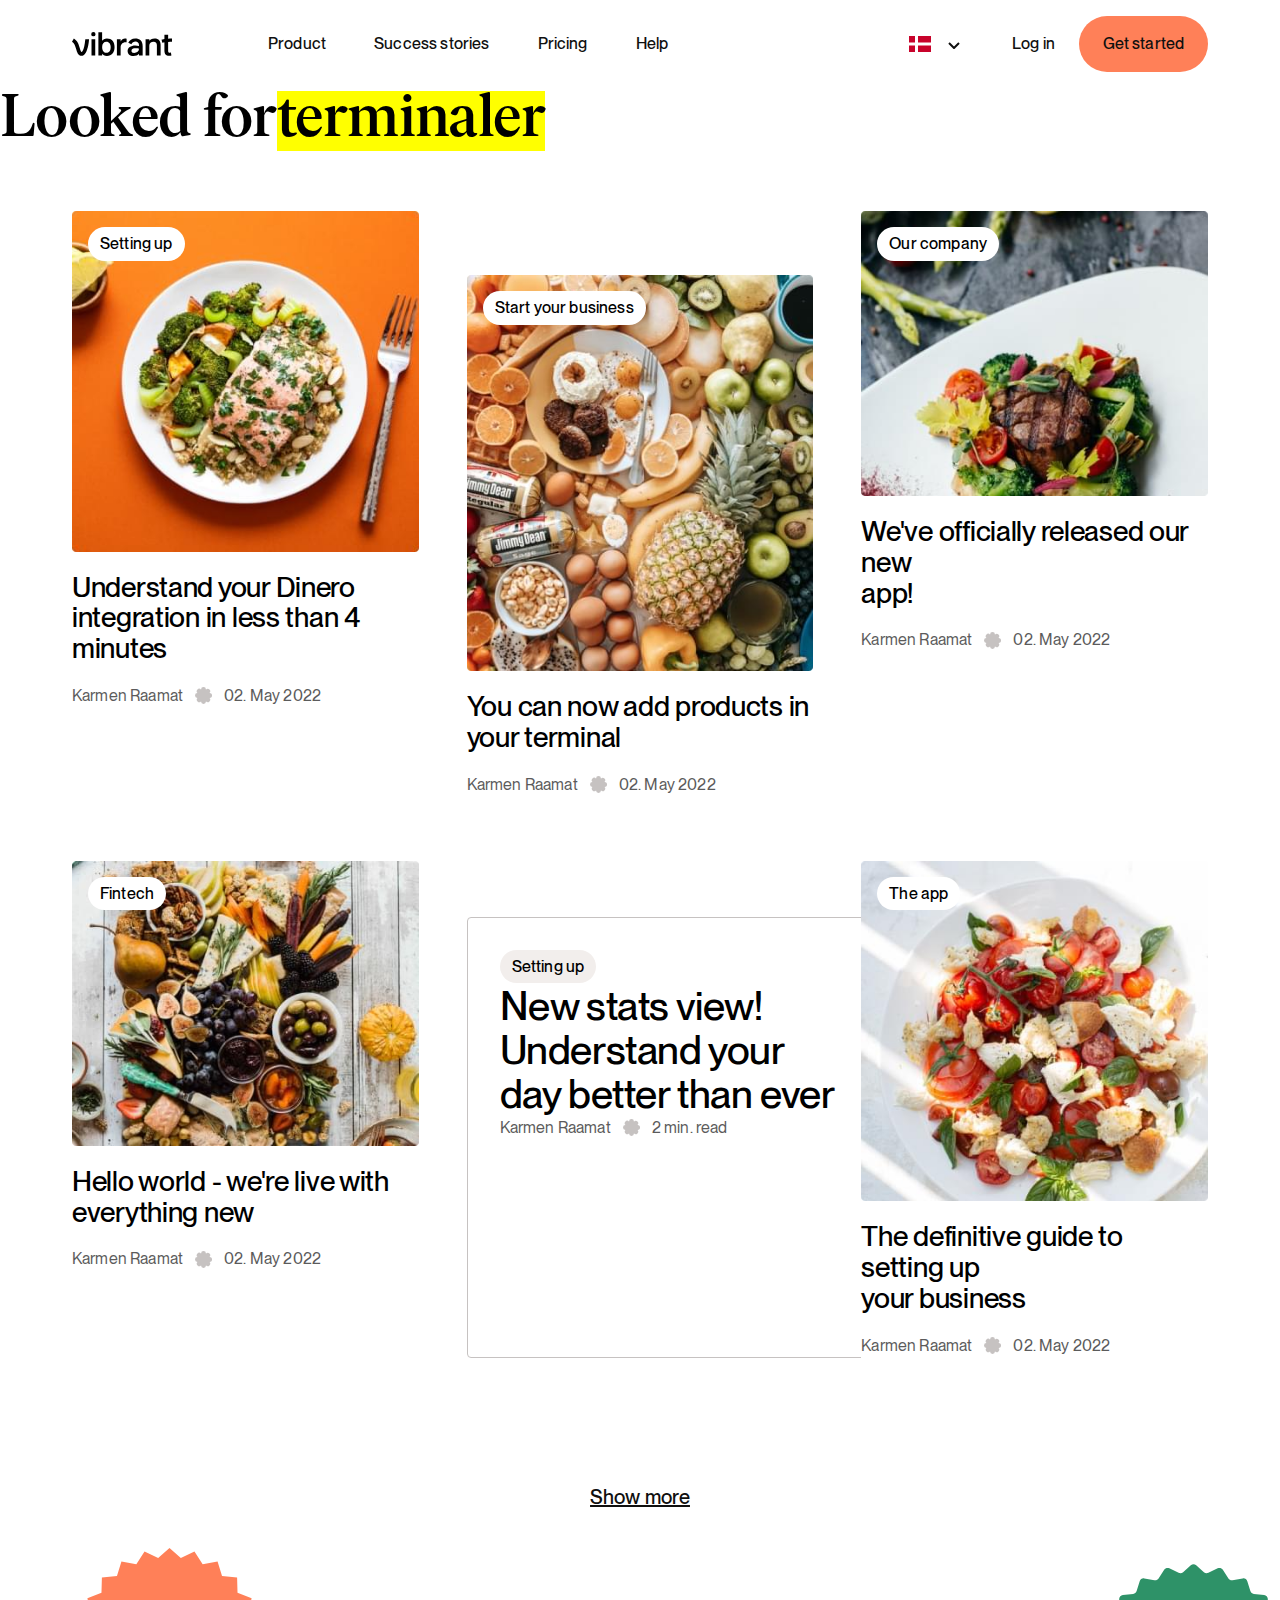
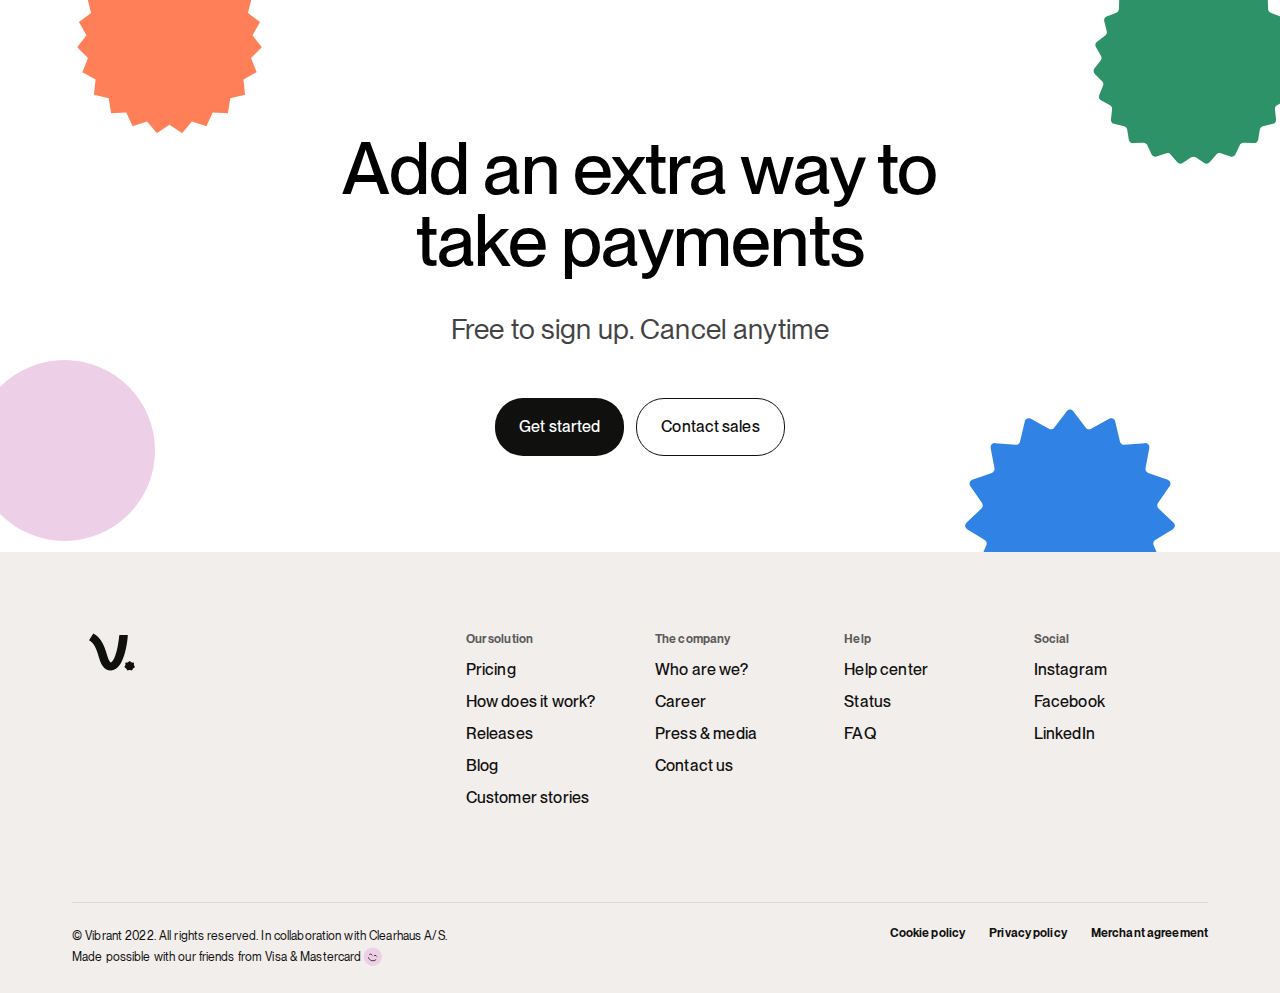
<file: blog-search-page.html>
<!DOCTYPE html>
<html lang="en">
  <head>
    <meta charset="UTF-8">
    <meta http-equiv="X-UA-Compatible" content="IE=edge">
    <meta name="viewport" content="width=device-width,initial-scale=1">
    <meta name="description" content="website">
    <meta name="robots" content="index, follow">
    <meta name="copyright" content="company">
    <meta name="keywords" content="">
    <title>Blog search page</title>
  <script defer="defer" src="index.js"></script><link href="index.css" rel="stylesheet"></head>

  <body>
    <header class="header">
      <div class="container">
        <div class="row">
          <div class="col col--no-gutter header__container">
            <div class="header__logo">
              <a href="#" class="header__logo-img">
                <img src="./assets/images/icon-logo.svg" alt="logo vibrant" width="100" height="24">
              </a>
            </div>
            <nav class="header-nav" id="header-nav">
              <ul class="menu">
                <li class="menu-item">
                  <a href="#" class="menu-item__link">Product</a>
                </li>
                <li class="menu-item">
                  <a href="#" class="menu-item__link">Success stories</a>
                </li>
                <li class="menu-item">
                  <a href="#" class="menu-item__link">Pricing</a>
                </li>
                <li class="menu-item">
                  <a href="#" class="menu-item__link">Help</a>
                </li>
              </ul>
            </nav>
            <div class="header__controls">
              <div class="menu-item--lang">
                <div class="language-select" id="languageSelect">
                  <a href="#" class="option">
                    <img src="./assets/images/icon-da.svg" alt="flag da" width="24" height="16">
                  </a>
                  <div class="options-container" id="optionsContainer">
                    <a href="#" class="option">
                      <img src="./assets/images/icon-es.svg" alt="flag es" width="24" height="16">
                    </a>
                    <a href="#" class="option">
                      <img src="./assets/images/icon-en.svg" alt="flag en" width="24" height="16">
                    </a>
                  </div>
                </div>
              </div>
              <button class="btn btn--link header__controls-item--login">
                Log in
              </button>
              <button class="btn btn--secondary header__controls-item--started">
                Get started
              </button>
            </div>
          </div>
          <div class="col col--no-gutter header__container--tablet">
            <div class="header__container--tablet-wrap">
              <div class="header__logo">
                <a href="#" class="header__logo-img">
                  <img src="./assets/images/icon-logo.svg" alt="logo vibrant" width="100" height="24">
                </a>
              </div>
              <div class="header__controls">
                <div class="menu-item--lang">
                  <div class="language-select" id="languageSelectTablet">
                    <a href="#" class="option">
                      <img src="./assets/images/icon-da.svg" alt="flag da" width="24" height="16">
                    </a>
                    <div class="options-container" id="optionsContainerTablet">
                      <a href="#" class="option">
                        <img src="./assets/images/icon-es.svg" alt="flag es" width="24" height="16">
                      </a>
                      <a href="#" class="option">
                        <img src="./assets/images/icon-en.svg" alt="flag en" width="24" height="16">
                      </a>
                    </div>
                  </div>
                </div>
                <button class="btn btn--link header__controls-item--login">
                  Log in
                </button>
                <button class="btn btn--secondary header__controls-item--started">
                  Get started
                </button>
              </div>
              <div class="header-nav-icon" id="navIconTablet">
                <div class="header-nav-icon__button">
                  <span class="header-nav-icon__line"></span>
                  <span class="header-nav-icon__line"></span>
                  <span class="header-nav-icon__line"></span>
                </div>
              </div>
            </div>
            <nav class="header-nav" id="header-nav-tablet">
              <ul class="menu">
                <li class="menu-item">
                  <a href="#" class="menu-item__link">Product</a>
                </li>
                <li class="menu-item">
                  <a href="#" class="menu-item__link">Success stories</a>
                </li>
                <li class="menu-item">
                  <a href="#" class="menu-item__link">Pricing</a>
                </li>
                <li class="menu-item">
                  <a href="#" class="menu-item__link">Help</a>
                </li>
              </ul>
            </nav>
          </div>
          <div class="col col--no-gutter header__container--mobile">
            <div class="header__container--mobile-wrap">
              <div class="header__logo" id="headerLogoMobile">
                <a href="#" class="header__logo-img">
                  <img src="./assets/images/icon-logo.svg" alt="logo vibrant" width="100" height="24">
                </a>
                <div class="language-select" id="languageSelectMobile">
                  <a href="#" class="option">
                    <img src="./assets/images/icon-da.svg" alt="flag da" width="24" height="16">
                  </a>
                  <div class="options-container" id="optionsContainerMobile">
                    <a href="#" class="option">
                      <img src="./assets/images/icon-es.svg" alt="flag es" width="24" height="16">
                    </a>
                    <a href="#" class="option">
                      <img src="./assets/images/icon-en.svg" alt="flag en" width="24" height="16">
                    </a>
                  </div>
                </div>
              </div>
              <div class="header-nav-icon" id="navIconMobile">
                <div class="header-nav-icon__button">
                  <span class="header-nav-icon__line"></span>
                  <span class="header-nav-icon__line"></span>
                  <span class="header-nav-icon__line"></span>
                </div>
              </div>
            </div>
            <nav class="header-nav" id="header-nav--mobile">
              <ul class="menu">
                <li class="menu-item">
                  <a href="#" class="menu-item__link">Product</a>
                </li>
                <li class="menu-item">
                  <a href="#" class="menu-item__link">Success stories</a>
                </li>
                <li class="menu-item">
                  <a href="#" class="menu-item__link">Pricing</a>
                </li>
                <li class="menu-item">
                  <a href="#" class="menu-item__link">Help</a>
                </li>
              </ul>
              <div class="header__controls">
                <button class="btn btn--link header__controls-item">
                  Log in
                </button>
                <button class="btn btn--secondary header__controls-item">
                  Get started
                </button>
              </div>
            </nav>
          </div>
        </div>
      </div>
    </header>
    <main class="main">
      <section class="heading-section--default">
        <div class="container">
          <div class="row">
            <div class="col col--no-gutter">
              <div class="heading-section--default__container">
                <h2 class="title title--h2">
                  Looked for<mark>terminaler</mark>
                </h2>
              </div>
            </div>
          </div>
        </div>
      </section>
      <section class="input-search-section">
        <div class="container">
          <div class="row">
            <div class="input-search-section__box">
              <div class="input-search-section__item">
                <input type="search">
              </div>
            </div>
          </div>
        </div>
      </section>
      <section class="articles-section">
        <div class="container">
          <div class="row">
            <div class="articles-section__container">
              <div class="articles-section__col">
                <a href="#" class="btn-category">Setting up</a>
                <a href="#" class="articles-section__item">
                  <div class="articles-section__img">
                    <img src="./assets/images/article-1.jpg" srcset="./assets/images/article-1.jpg, ./assets/images/article-1@2x.jpg 2x" alt="article img">
                  </div>
                  <h5 class="title title--h5">
                    Understand your Dinero<br>
                    integration in less than 4 minutes
                  </h5>
                  <div class="articles-section--author">
                    <p class="article article--sm">Karmen Raamat</p>
                    <span class="blog-article__icon"><img src="./assets/images/icon-union.svg" alt="union"></span>
                    <p class="article article--sm">02. May 2022</p>
                  </div>
                </a>
              </div>
              <div class="articles-section__col">
                <a href="#" class="btn-category">Start your business</a>
                <a href="#" class="articles-section__item">
                  <div class="articles-section__img">
                    <img src="./assets/images/article-2.jpg" srcset="./assets/images/article-2.jpg, ./assets/images/article-2@2x.jpg 2x" alt="article img">
                  </div>
                  <h5 class="title title--h5">
                    You can now add products in<br>
                    your terminal
                  </h5>
                  <div class="articles-section--author">
                    <p class="article article--sm">Karmen Raamat</p>
                    <span class="blog-article__icon"><img src="./assets/images/icon-union.svg" alt="union"></span>
                    <p class="article article--sm">02. May 2022</p>
                  </div>
                </a>
              </div>
              <div class="articles-section__col">
                <a href="#" class="btn-category">Our company</a>
                <a href="#" class="articles-section__item">
                  <div class="articles-section__img">
                    <img src="./assets/images/article-3.jpg" srcset="./assets/images/article-3.jpg, ./assets/images/article-3@2x.jpg 2x" alt="article img">
                  </div>
                  <h5 class="title title--h5">
                    We've officially released our new<br>
                    app!
                  </h5>
                  <div class="articles-section--author">
                    <p class="article article--sm">Karmen Raamat</p>
                    <span class="blog-article__icon"><img src="./assets/images/icon-union.svg" alt="union"></span>
                    <p class="article article--sm">02. May 2022</p>
                  </div>
                </a>
              </div>
              <div class="articles-section__col">
                <a href="#" class="btn-category">Fintech</a>
                <a href="#" class="articles-section__item">
                  <div class="articles-section__img">
                    <img src="./assets/images/article-4.jpg" srcset="./assets/images/article-4.jpg, ./assets/images/article-4@2x.jpg 2x" alt="article img">
                  </div>
                  <h5 class="title title--h5">
                    Hello world - we're live with<br>
                    everything new
                  </h5>
                  <div class="articles-section--author">
                    <p class="article article--sm">Karmen Raamat</p>
                    <span class="blog-article__icon"><img src="./assets/images/icon-union.svg" alt="union"></span>
                    <p class="article article--sm">02. May 2022</p>
                  </div>
                </a>
              </div>
              <div class="articles-section__col articles-section__col--no-cover">
                <a href="#" class="btn-category btn-category--no-cover">Setting up</a>
                <a href="#" class="articles-section__col--no-cover-item">
                  <div class="articles-section__col--no-cover-title">
                    <h4 class="title title--h4">
                      New stats view!<br>
                      Understand your<br>
                      day better than ever
                    </h4>
                  </div>
                  <div class="articles-section--author">
                    <p class="article article--sm">Karmen Raamat</p>
                    <span class="blog-article__icon"><img src="./assets/images/icon-union.svg" alt="union"></span>
                    <p class="article article--sm">2 min. read</p>
                  </div>
                </a>
              </div>
              <div class="articles-section__col">
                <a href="#" class="articles-section__item">
                  <div class="articles-section__img">
                    <div class="btn-category">The app</div>
                    <img src="./assets/images/article-5.jpg" alt="article img">
                  </div>
                  <h5 class="title title--h5">
                    The definitive guide to setting up<br>
                    your business
                  </h5>
                  <div class="articles-section--author">
                    <p class="article article--sm">Karmen Raamat</p>
                    <span class="blog-article__icon"><img src="./assets/images/icon-union.svg" alt="union"></span>
                    <p class="article article--sm">02. May 2022</p>
                  </div>
                </a>
              </div>
            </div>
          </div>
          <div class="articles-section__more">
            <button class="btn btn--underlined">Show more</button>
          </div>
        </div>
      </section>
      <section class="cta-section-shapes">
        <div class="container">
          <div class="row">
            <div class="cta-section-shapes__container">
              <h2 class="title cta-section-shapes__title">
                Add an extra way to take payments
              </h2>
              <p class="article cta-section-shapes__article">
                Free to sign up. Cancel anytime
              </p>
              <div class="cta-section-shapes__controls">
                <button class="btn btn--primary">Get started</button>
                <button class="btn btn--outlined">Contact sales</button>
              </div>
            </div>
          </div>
        </div>
      </section>
    </main>
    <footer class="footer">
      <div class="container">
        <div class="row footer-content">
          <div class="col col-4">
            <div class="footer__logo">
              <a href="#" class="footer__logo-img">
                <img src="./assets/images/icon-logo-footer.svg" alt="logo vibrant" width="48" height="48">
              </a>
            </div>
          </div>
          <div class="col col--no-gutter col-8 col-xl-12">
            <div class="d-flex justify-content-center">
              <nav class="footer-nav d-flex flex-1">
                <div class="col col-3 col-sm-6 footer-nav__col">
                  <a href="#" class="footer-nav__item footer-nav__item-title">Our solution</a>
                  <a href="#" class="footer-nav__item">Pricing</a>
                  <a href="#" class="footer-nav__item">How does it work?</a>
                  <a href="#" class="footer-nav__item">Releases</a>
                  <a href="#" class="footer-nav__item">Blog</a>
                  <a href="#" class="footer-nav__item">Customer stories</a>
                </div>
                <div class="col col-3 col-sm-6 footer-nav__col">
                  <a href="#" class="footer-nav__item footer-nav__item-title">The company</a>
                  <a href="#" class="footer-nav__item">Who are we?</a>
                  <a href="#" class="footer-nav__item">Career</a>
                  <a href="#" class="footer-nav__item">Press & media</a>
                  <a href="#" class="footer-nav__item">Contact us</a>
                </div>
                <div class="col col-3 col-sm-6 footer-nav__col">
                  <a href="#" class="footer-nav__item footer-nav__item-title">Help</a>
                  <a href="#" class="footer-nav__item">Help center</a>
                  <a href="#" class="footer-nav__item">Status</a>
                  <a href="#" class="footer-nav__item">FAQ</a>
                </div>
                <div class="col col-3 col-sm-6 footer-nav__col">
                  <a href="#" class="footer-nav__item footer-nav__item-title">Social</a>
                  <a href="#" class="footer-nav__item">Instagram</a>
                  <a href="#" class="footer-nav__item">Facebook</a>
                  <a href="#" class="footer-nav__item">LinkedIn</a>
                </div>
              </nav>
            </div>
          </div>
        </div>
        <div class="row footer-info">
          <div class="col col--no-gutter col-6 col-sm-12">
            <div class="article article--sm footer-info__container footer-info__container-text">
              © Vibrant 2022. All rights reserved. In collaboration with
              Clearhaus A/S.
              <div class="footer-info__container-text">
                <div class="article article--sm footer-info__container-text">
                  Made possible with our friends from Visa & Mastercard
                </div>
                <div class="footer-info__icon">
                  <img src="./assets/images/icon-happy.svg" alt="icon happy" width="24" height="24">
                </div>
              </div>
            </div>
          </div>
          <div class="col col--no-gutter col-6 col-sm-12">
            <div class="footer-info__policy">
              <a href="#" class="footer-info__policy-item">Cookie policy</a>
              <a href="#" class="footer-info__policy-item">Privacy policy</a>
              <a href="#" class="footer-info__policy-item">Merchant agreement</a>
            </div>
          </div>
        </div>
      </div>
      <div class="move-to-top">
        <div class="move-to-top__image">
          <img src="./assets/images/icon-star.svg" alt="move to top">
        </div>
      </div>
    </footer>
  </body>
</html>
</file>
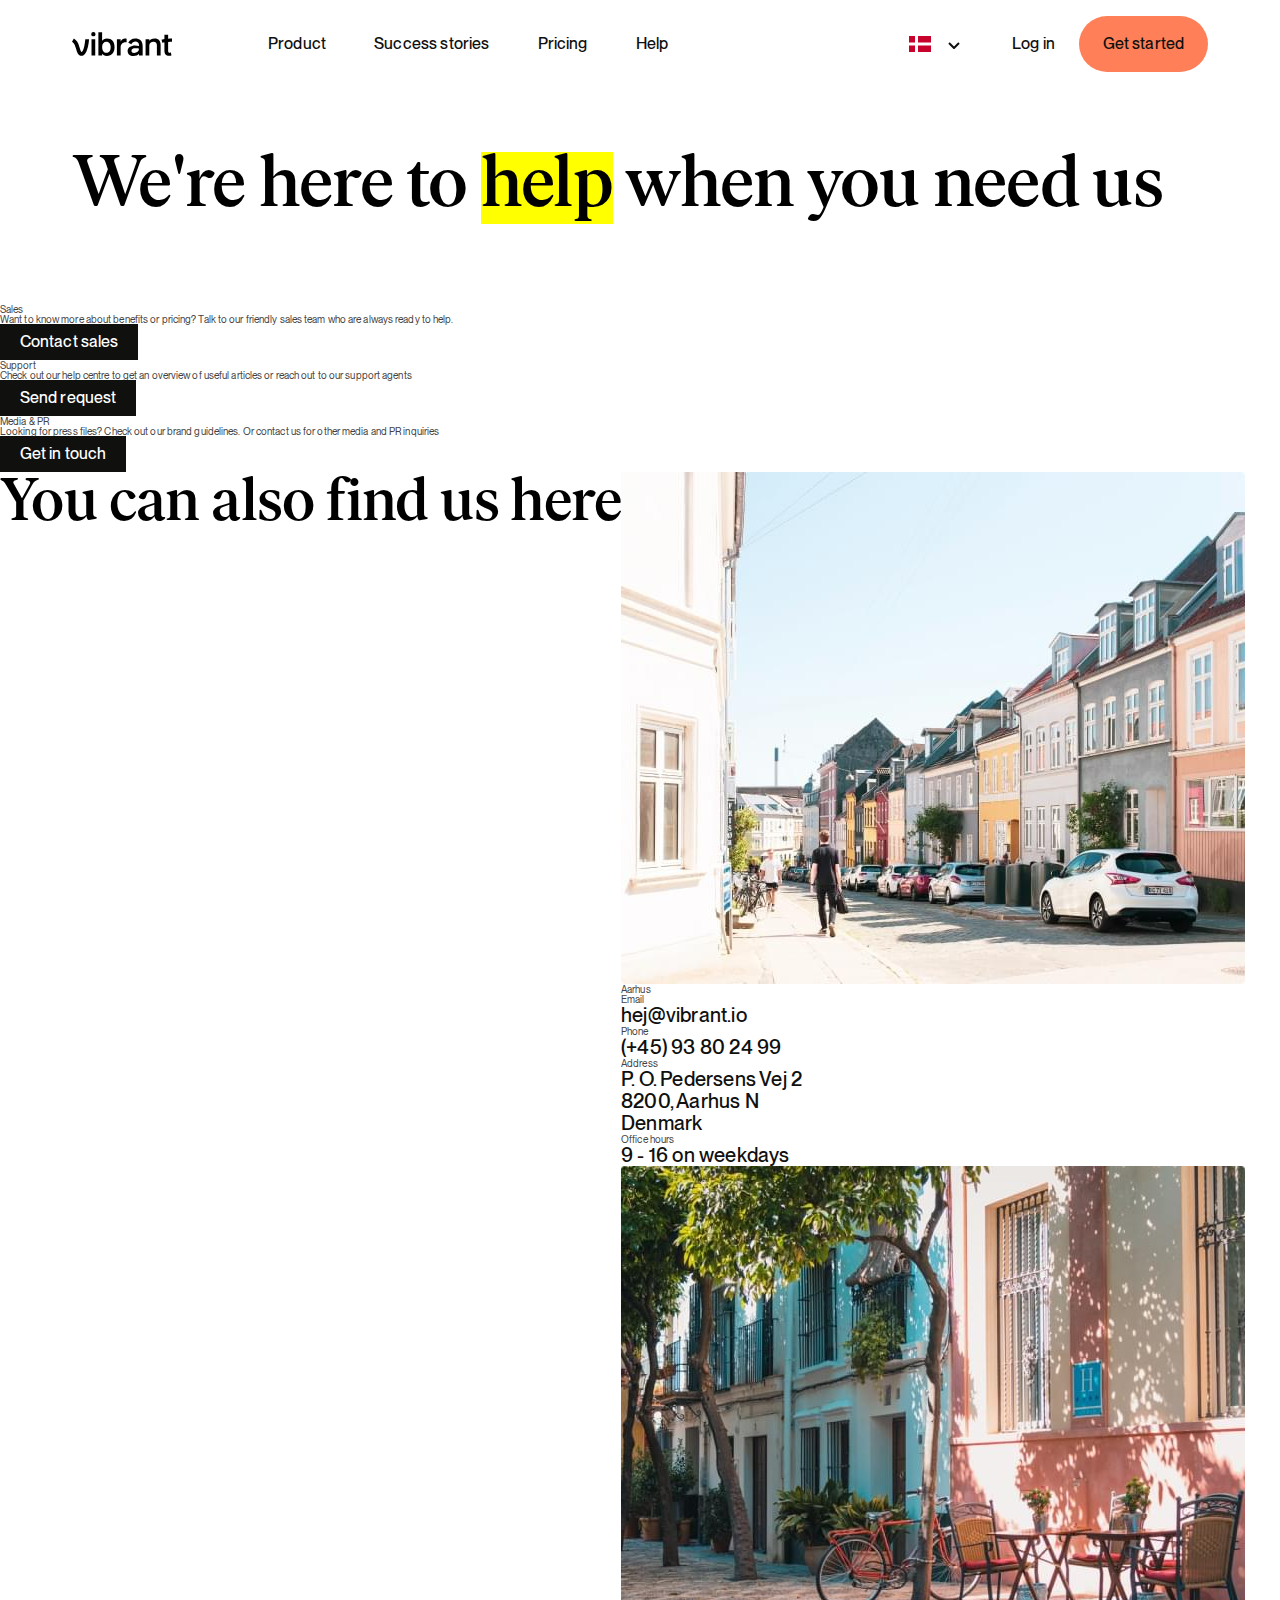
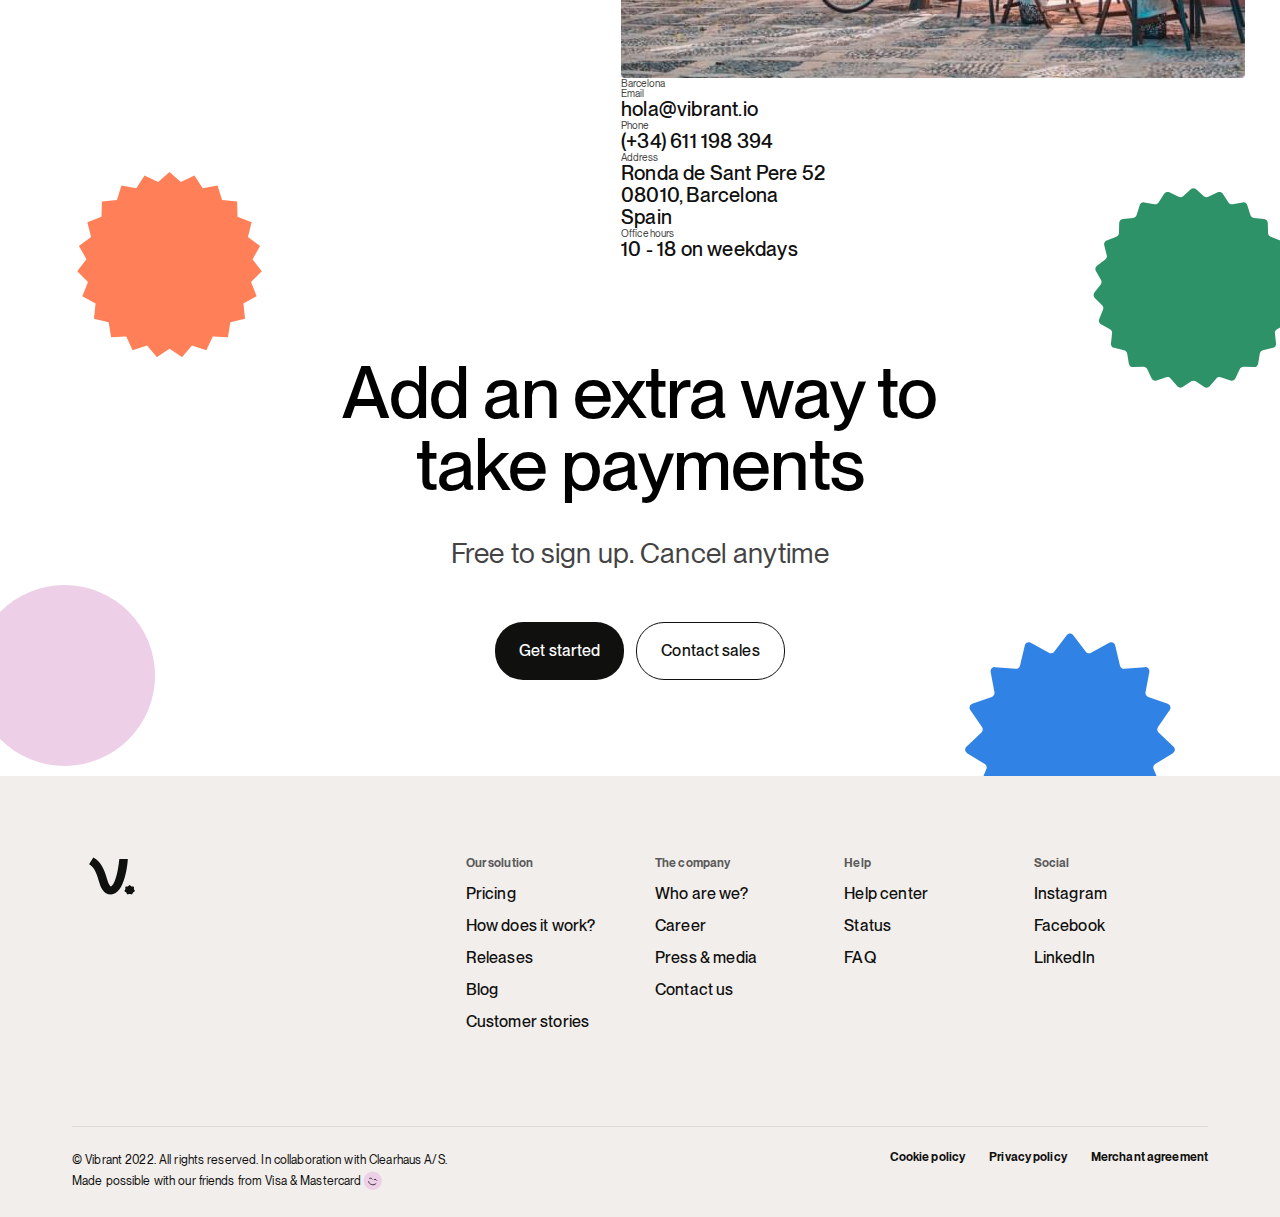
<file: contact-page.html>
<!DOCTYPE html>
<html lang="en">
  <head>
    <meta charset="UTF-8">
    <meta http-equiv="X-UA-Compatible" content="IE=edge">
    <meta name="viewport" content="width=device-width,initial-scale=1">
    <meta name="description" content="website">
    <meta name="robots" content="index, follow">
    <meta name="copyright" content="company">
    <meta name="keywords" content="">
    <title>Contact page</title>
  <script defer="defer" src="index.js"></script><link href="index.css" rel="stylesheet"></head>

  <body>
    <header class="header">
      <div class="container">
        <div class="row">
          <div class="col col--no-gutter header__container">
            <div class="header__logo">
              <a href="#" class="header__logo-img">
                <img src="./assets/images/icon-logo.svg" alt="logo vibrant" width="100" height="24">
              </a>
            </div>
            <nav class="header-nav" id="header-nav">
              <ul class="menu">
                <li class="menu-item">
                  <a href="#" class="menu-item__link">Product</a>
                </li>
                <li class="menu-item">
                  <a href="#" class="menu-item__link">Success stories</a>
                </li>
                <li class="menu-item">
                  <a href="#" class="menu-item__link">Pricing</a>
                </li>
                <li class="menu-item">
                  <a href="#" class="menu-item__link">Help</a>
                </li>
              </ul>
            </nav>
            <div class="header__controls">
              <div class="menu-item--lang">
                <div class="language-select" id="languageSelect">
                  <a href="#" class="option">
                    <img src="./assets/images/icon-da.svg" alt="flag da" width="24" height="16">
                  </a>
                  <div class="options-container" id="optionsContainer">
                    <a href="#" class="option">
                      <img src="./assets/images/icon-es.svg" alt="flag es" width="24" height="16">
                    </a>
                    <a href="#" class="option">
                      <img src="./assets/images/icon-en.svg" alt="flag en" width="24" height="16">
                    </a>
                  </div>
                </div>
              </div>
              <button class="btn btn--link header__controls-item--login">
                Log in
              </button>
              <button class="btn btn--secondary header__controls-item--started">
                Get started
              </button>
            </div>
          </div>
          <div class="col col--no-gutter header__container--tablet">
            <div class="header__container--tablet-wrap">
              <div class="header__logo">
                <a href="#" class="header__logo-img">
                  <img src="./assets/images/icon-logo.svg" alt="logo vibrant" width="100" height="24">
                </a>
              </div>
              <div class="header__controls">
                <div class="menu-item--lang">
                  <div class="language-select" id="languageSelectTablet">
                    <a href="#" class="option">
                      <img src="./assets/images/icon-da.svg" alt="flag da" width="24" height="16">
                    </a>
                    <div class="options-container" id="optionsContainerTablet">
                      <a href="#" class="option">
                        <img src="./assets/images/icon-es.svg" alt="flag es" width="24" height="16">
                      </a>
                      <a href="#" class="option">
                        <img src="./assets/images/icon-en.svg" alt="flag en" width="24" height="16">
                      </a>
                    </div>
                  </div>
                </div>
                <button class="btn btn--link header__controls-item--login">
                  Log in
                </button>
                <button class="btn btn--secondary header__controls-item--started">
                  Get started
                </button>
              </div>
              <div class="header-nav-icon" id="navIconTablet">
                <div class="header-nav-icon__button">
                  <span class="header-nav-icon__line"></span>
                  <span class="header-nav-icon__line"></span>
                  <span class="header-nav-icon__line"></span>
                </div>
              </div>
            </div>
            <nav class="header-nav" id="header-nav-tablet">
              <ul class="menu">
                <li class="menu-item">
                  <a href="#" class="menu-item__link">Product</a>
                </li>
                <li class="menu-item">
                  <a href="#" class="menu-item__link">Success stories</a>
                </li>
                <li class="menu-item">
                  <a href="#" class="menu-item__link">Pricing</a>
                </li>
                <li class="menu-item">
                  <a href="#" class="menu-item__link">Help</a>
                </li>
              </ul>
            </nav>
          </div>
          <div class="col col--no-gutter header__container--mobile">
            <div class="header__container--mobile-wrap">
              <div class="header__logo" id="headerLogoMobile">
                <a href="#" class="header__logo-img">
                  <img src="./assets/images/icon-logo.svg" alt="logo vibrant" width="100" height="24">
                </a>
                <div class="language-select" id="languageSelectMobile">
                  <a href="#" class="option">
                    <img src="./assets/images/icon-da.svg" alt="flag da" width="24" height="16">
                  </a>
                  <div class="options-container" id="optionsContainerMobile">
                    <a href="#" class="option">
                      <img src="./assets/images/icon-es.svg" alt="flag es" width="24" height="16">
                    </a>
                    <a href="#" class="option">
                      <img src="./assets/images/icon-en.svg" alt="flag en" width="24" height="16">
                    </a>
                  </div>
                </div>
              </div>
              <div class="header-nav-icon" id="navIconMobile">
                <div class="header-nav-icon__button">
                  <span class="header-nav-icon__line"></span>
                  <span class="header-nav-icon__line"></span>
                  <span class="header-nav-icon__line"></span>
                </div>
              </div>
            </div>
            <nav class="header-nav" id="header-nav--mobile">
              <ul class="menu">
                <li class="menu-item">
                  <a href="#" class="menu-item__link">Product</a>
                </li>
                <li class="menu-item">
                  <a href="#" class="menu-item__link">Success stories</a>
                </li>
                <li class="menu-item">
                  <a href="#" class="menu-item__link">Pricing</a>
                </li>
                <li class="menu-item">
                  <a href="#" class="menu-item__link">Help</a>
                </li>
              </ul>
              <div class="header__controls">
                <button class="btn btn--link header__controls-item">
                  Log in
                </button>
                <button class="btn btn--secondary header__controls-item">
                  Get started
                </button>
              </div>
            </nav>
          </div>
        </div>
      </div>
    </header>
    <main class="main">
      <section class="heading-section">
        <div class="container">
          <div class="row">
            <div class="col col--no-gutter">
              <div class="heading-section__container">
                <h1 class="title title--h1">
                  We're here to <mark>help</mark> when you need us
                </h1>
              </div>
            </div>
          </div>
        </div>
      </section>
      <section class="contact-information-section">
        <div class="container">
          <div class="row">
            <div class="contact-information-section__container">
              <div class="contact-information-section__col">
                <div class="contact-information-section__box">
                  <div class="contact-information-section__box-image contact-information-section__box-image--sales"></div>
                  <p class="contact-information-section__box-title">Sales</p>
                </div>
                <p class="contact-information-section__box-desc">
                  Want to know more about benefits or pricing? Talk to our
                  friendly sales team who are always ready to help.
                </p>
                <button class="contact-information-section__box-btn">
                  Contact sales
                </button>
              </div>
              <div class="contact-information-section__col">
                <div class="contact-information-section__box">
                  <div class="contact-information-section__box-image contact-information-section__box-image--support"></div>
                  <p class="contact-information-section__box-title">Support</p>
                </div>
                <p class="contact-information-section__box-desc">
                  Check out our help centre to get an overview of useful
                  articles or reach out to our support agents
                </p>
                <button class="contact-information-section__box-btn">
                  Send request
                </button>
              </div>
              <div class="contact-information-section__col">
                <div class="contact-information-section__box">
                  <div class="contact-information-section__box-image contact-information-section__box-image--media"></div>
                  <p class="contact-information-section__box-title">
                    Media & PR
                  </p>
                </div>
                <p class="contact-information-section__box-desc">
                  Looking for press files? Check out our brand guidelines. Or
                  contact us for other media and PR inquiries
                </p>
                <button class="contact-information-section__box-btn">
                  Get in touch
                </button>
              </div>
            </div>
          </div>
        </div>
      </section>
      <section class="contact-office-section">
        <div class="container">
          <div class="row">
            <div class="contact-office-section__header title title--h2">
              You can also find us here
            </div>
            <div class="contact-office-section__container">
              <div class="contact-office-section__col">
                <div class="contact-office-section__img">
                  <img src="./assets/images/location-aarhus.jpg" srcset="./assets/images/location-aarhus.jpg, ./assets/images/location-aarhus@2x.jpg 2x" alt="aarhus city">
                </div>
                <p class="contact-office-section__title">Aarhus</p>
                <div class="contact-office-section__details">
                  <div class="contact-office-section__details-row">
                    <div class="contact-office-section__details-box">
                      <p class="contact-office-section__details-title">Email</p>
                      <a href="mailto:hej@vibrant.io" class="article article--lg">hej@vibrant.io</a>
                    </div>
                    <div class="contact-office-section__details-box">
                      <p class="contact-office-section__details-title">Phone</p>
                      <a href="tel:+4593802499" class="article article--lg">(+45) 93 80 24 99</a>
                    </div>
                  </div>
                  <div class="contact-office-section__details-row">
                    <div class="contact-office-section__details-box">
                      <p class="contact-office-section__details-title">
                        Address
                      </p>
                      <p class="article article--lg">P. O. Pedersens Vej 2</p>
                      <p class="article article--lg">8200, Aarhus N</p>
                      <p class="article article--lg">Denmark</p>
                    </div>
                    <div class="contact-office-section__details-box">
                      <p class="contact-office-section__details-title">
                        Office hours
                      </p>
                      <p class="article article--lg">9 - 16 on weekdays</p>
                    </div>
                  </div>
                </div>
              </div>
              <div class="contact-office-section__col">
                <div class="contact-office-section__img">
                  <img src="./assets/images/location-barcelona.jpg" srcset="./assets/images/location-barcelona.jpg, ./assets/images/location-barcelona@2x.jpg 2x" alt="barcelona city">
                </div>
                <p class="contact-office-section__title">Barcelona</p>
                <div class="contact-office-section__details">
                  <div class="contact-office-section__details-row">
                    <div class="contact-office-section__details-box">
                      <p class="contact-office-section__details-title">Email</p>
                      <a href="mailto:hola@vibrant.io" class="article article--lg">hola@vibrant.io</a>
                    </div>
                    <div class="contact-office-section__details-box">
                      <p class="contact-office-section__details-title">Phone</p>
                      <a href="tel:+34611198394" class="article article--lg">(+34) 611 198 394</a>
                    </div>
                  </div>
                  <div class="contact-office-section__details-row">
                    <div class="contact-office-section__details-box">
                      <p class="contact-office-section__details-title">
                        Address
                      </p>
                      <p class="article article--lg">Ronda de Sant Pere 52</p>
                      <p class="article article--lg">08010, Barcelona</p>
                      <p class="article article--lg">Spain</p>
                    </div>
                    <div class="contact-office-section__details-box">
                      <p class="contact-office-section__details-title">
                        Office hours
                      </p>
                      <p class="article article--lg">10 - 18 on weekdays</p>
                    </div>
                  </div>
                </div>
              </div>
            </div>
          </div>
        </div>
      </section>
      <section class="cta-section-shapes">
        <div class="container">
          <div class="row">
            <div class="cta-section-shapes__container">
              <h2 class="title cta-section-shapes__title">
                Add an extra way to take payments
              </h2>
              <p class="article cta-section-shapes__article">
                Free to sign up. Cancel anytime
              </p>
              <div class="cta-section-shapes__controls">
                <button class="btn btn--primary">Get started</button>
                <button class="btn btn--outlined">Contact sales</button>
              </div>
            </div>
          </div>
        </div>
      </section>
    </main>
    <footer class="footer">
      <div class="container">
        <div class="row footer-content">
          <div class="col col-4">
            <div class="footer__logo">
              <a href="#" class="footer__logo-img">
                <img src="./assets/images/icon-logo-footer.svg" alt="logo vibrant" width="48" height="48">
              </a>
            </div>
          </div>
          <div class="col col--no-gutter col-8 col-xl-12">
            <div class="d-flex justify-content-center">
              <nav class="footer-nav d-flex flex-1">
                <div class="col col-3 col-sm-6 footer-nav__col">
                  <a href="#" class="footer-nav__item footer-nav__item-title">Our solution</a>
                  <a href="#" class="footer-nav__item">Pricing</a>
                  <a href="#" class="footer-nav__item">How does it work?</a>
                  <a href="#" class="footer-nav__item">Releases</a>
                  <a href="#" class="footer-nav__item">Blog</a>
                  <a href="#" class="footer-nav__item">Customer stories</a>
                </div>
                <div class="col col-3 col-sm-6 footer-nav__col">
                  <a href="#" class="footer-nav__item footer-nav__item-title">The company</a>
                  <a href="#" class="footer-nav__item">Who are we?</a>
                  <a href="#" class="footer-nav__item">Career</a>
                  <a href="#" class="footer-nav__item">Press & media</a>
                  <a href="#" class="footer-nav__item">Contact us</a>
                </div>
                <div class="col col-3 col-sm-6 footer-nav__col">
                  <a href="#" class="footer-nav__item footer-nav__item-title">Help</a>
                  <a href="#" class="footer-nav__item">Help center</a>
                  <a href="#" class="footer-nav__item">Status</a>
                  <a href="#" class="footer-nav__item">FAQ</a>
                </div>
                <div class="col col-3 col-sm-6 footer-nav__col">
                  <a href="#" class="footer-nav__item footer-nav__item-title">Social</a>
                  <a href="#" class="footer-nav__item">Instagram</a>
                  <a href="#" class="footer-nav__item">Facebook</a>
                  <a href="#" class="footer-nav__item">LinkedIn</a>
                </div>
              </nav>
            </div>
          </div>
        </div>
        <div class="row footer-info">
          <div class="col col--no-gutter col-6 col-sm-12">
            <div class="article article--sm footer-info__container footer-info__container-text">
              © Vibrant 2022. All rights reserved. In collaboration with
              Clearhaus A/S.
              <div class="footer-info__container-text">
                <div class="article article--sm footer-info__container-text">
                  Made possible with our friends from Visa & Mastercard
                </div>
                <div class="footer-info__icon">
                  <img src="./assets/images/icon-happy.svg" alt="icon happy" width="24" height="24">
                </div>
              </div>
            </div>
          </div>
          <div class="col col--no-gutter col-6 col-sm-12">
            <div class="footer-info__policy">
              <a href="#" class="footer-info__policy-item">Cookie policy</a>
              <a href="#" class="footer-info__policy-item">Privacy policy</a>
              <a href="#" class="footer-info__policy-item">Merchant agreement</a>
            </div>
          </div>
        </div>
      </div>
      <div class="move-to-top">
        <div class="move-to-top__image">
          <img src="./assets/images/icon-star.svg" alt="move to top">
        </div>
      </div>
    </footer>
  </body>
</html>
</file>
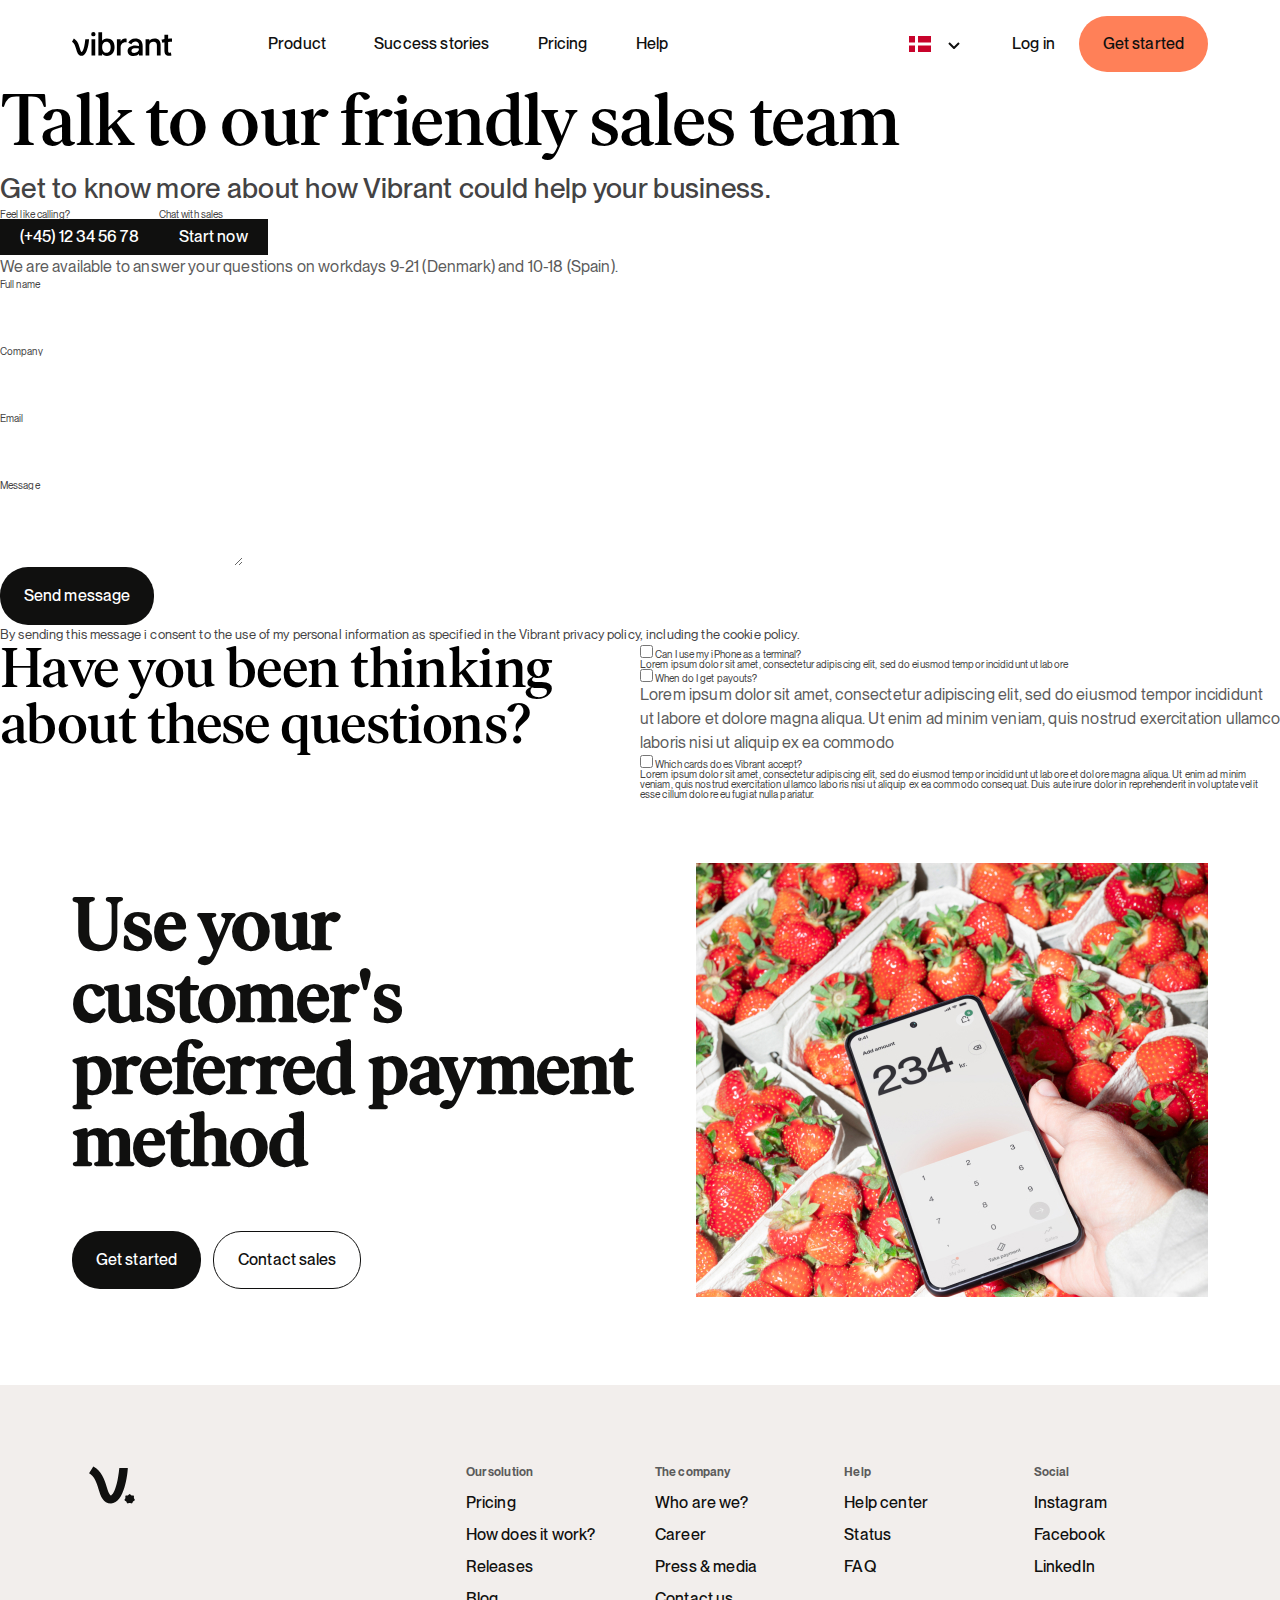
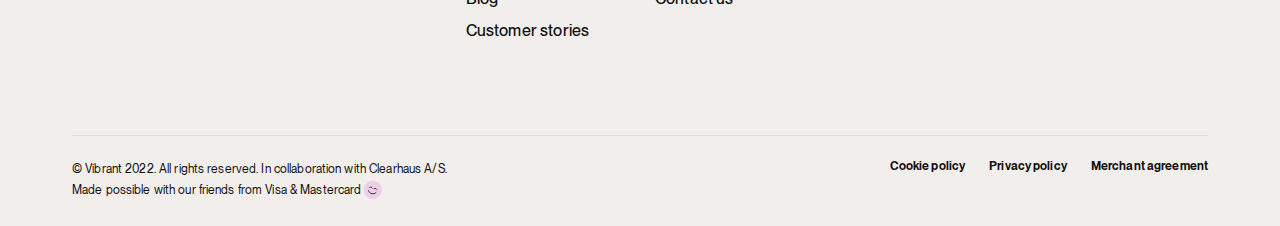
<file: contact-sales-page.html>
<!DOCTYPE html>
<html lang="en">
  <head>
    <meta charset="UTF-8">
    <meta name="viewport" content="width=device-width,initial-scale=1">
    <meta name="description" content="website">
    <meta name="robots" content="index, follow">
    <meta name="copyright" content="company">
    <meta name="keywords" content="">
    <title>Contact sales page</title>
  <script defer="defer" src="index.js"></script><link href="index.css" rel="stylesheet"></head>

  <body>
    <header class="header header--gray">
      <div class="container">
        <div class="row">
          <div class="col col--no-gutter header__container">
            <div class="header__logo">
              <a href="#" class="header__logo-img header__logo-img--gray">
                <img src="./assets/images/icon-logo.svg" alt="logo vibrant" width="100" height="24">
              </a>
            </div>
            <nav class="header-nav" id="header-nav">
              <ul class="menu">
                <li class="menu-item">
                  <a href="#" class="menu-item__link menu-item__link--gray">Product</a>
                </li>
                <li class="menu-item">
                  <a href="#" class="menu-item__link menu-item__link--gray">Success stories</a>
                </li>
                <li class="menu-item">
                  <a href="#" class="menu-item__link menu-item__link--gray">Pricing</a>
                </li>
                <li class="menu-item">
                  <a href="#" class="menu-item__link menu-item__link--gray">Help</a>
                </li>
              </ul>
            </nav>
            <div class="header__controls">
              <div class="menu-item--lang">
                <div class="language-select" id="languageSelect">
                  <a href="#" class="option option--gray">
                    <img src="./assets/images/icon-da.svg" alt="flag da" width="24" height="16">
                  </a>
                  <div class="options-container options-container--gray" id="optionsContainer">
                    <a href="#" class="option option--gray">
                      <img src="./assets/images/icon-es.svg" alt="flag es" width="24" height="16">
                    </a>
                    <a href="#" class="option option--gray">
                      <img src="./assets/images/icon-en.svg" alt="flag en" width="24" height="16">
                    </a>
                  </div>
                </div>
              </div>
              <button class="btn btn--link header__controls-item--login">
                Log in
              </button>
              <button class="btn btn--secondary header__controls-item--started">
                Get started
              </button>
            </div>
          </div>
          <div class="col col--no-gutter header__container--tablet">
            <div class="header__container--tablet-wrap">
              <div class="header__logo">
                <a href="#" class="header__logo-img header__logo-img--gray">
                  <img src="./assets/images/icon-logo.svg" alt="logo vibrant" width="100" height="24">
                </a>
              </div>
              <div class="header__controls">
                <div class="menu-item--lang">
                  <div class="language-select" id="languageSelectTablet">
                    <a href="#" class="option option--gray">
                      <img src="./assets/images/icon-da.svg" alt="flag da" width="24" height="16">
                    </a>
                    <div class="options-container options-container--gray" id="optionsContainerTablet">
                      <a href="#" class="option option--gray">
                        <img src="./assets/images/icon-es.svg" alt="flag es" width="24" height="16">
                      </a>
                      <a href="#" class="option option--gray">
                        <img src="./assets/images/icon-en.svg" alt="flag en" width="24" height="16">
                      </a>
                    </div>
                  </div>
                </div>
                <button class="btn btn--link header__controls-item--login">
                  Log in
                </button>
                <button class="btn btn--secondary header__controls-item--started">
                  Get started
                </button>
              </div>
              <div class="header-nav-icon" id="navIconTablet">
                <div class="header-nav-icon__button header-nav-icon__button--gray">
                  <span class="header-nav-icon__line"></span>
                  <span class="header-nav-icon__line"></span>
                  <span class="header-nav-icon__line"></span>
                </div>
              </div>
            </div>
            <nav class="header-nav" id="header-nav-tablet">
              <ul class="menu">
                <li class="menu-item">
                  <a href="#" class="menu-item__link menu-item__link--gray">Product</a>
                </li>
                <li class="menu-item">
                  <a href="#" class="menu-item__link menu-item__link--gray">Success stories</a>
                </li>
                <li class="menu-item">
                  <a href="#" class="menu-item__link menu-item__link--gray">Pricing</a>
                </li>
                <li class="menu-item">
                  <a href="#" class="menu-item__link menu-item__link--gray">Help</a>
                </li>
              </ul>
            </nav>
          </div>
          <div class="col col--no-gutter header__container--mobile">
            <div class="header__container--mobile-wrap">
              <div class="header__logo" id="headerLogoMobile">
                <a href="#" class="header__logo-img header__logo-img--gray">
                  <img src="./assets/images/icon-logo.svg" alt="logo vibrant" width="100" height="24">
                </a>
                <div class="language-select" id="languageSelectMobile">
                  <a href="#" class="option option--gray">
                    <img src="./assets/images/icon-da.svg" alt="flag da" width="24" height="16">
                  </a>
                  <div class="options-container options-container--gray" id="optionsContainerMobile">
                    <a href="#" class="option option--gray">
                      <img src="./assets/images/icon-es.svg" alt="flag es" width="24" height="16">
                    </a>
                    <a href="#" class="option option--gray">
                      <img src="./assets/images/icon-en.svg" alt="flag en" width="24" height="16">
                    </a>
                  </div>
                </div>
              </div>
              <div class="header-nav-icon" id="navIconMobile">
                <div class="header-nav-icon__button header-nav-icon__button--gray">
                  <span class="header-nav-icon__line"></span>
                  <span class="header-nav-icon__line"></span>
                  <span class="header-nav-icon__line"></span>
                </div>
              </div>
            </div>
            <nav class="header-nav" id="header-nav--mobile">
              <ul class="menu">
                <li class="menu-item">
                  <a href="#" class="menu-item__link menu-item__link--gray">Product</a>
                </li>
                <li class="menu-item">
                  <a href="#" class="menu-item__link menu-item__link--gray">Success stories</a>
                </li>
                <li class="menu-item">
                  <a href="#" class="menu-item__link menu-item__link--gray">Pricing</a>
                </li>
                <li class="menu-item">
                  <a href="#" class="menu-item__link menu-item__link--gray">Help</a>
                </li>
              </ul>
              <div class="header__controls">
                <button class="btn btn--link header__controls-item">
                  Log in
                </button>
                <button class="btn btn--secondary header__controls-item">
                  Get started
                </button>
              </div>
            </nav>
          </div>
        </div>
      </div>
    </header>
    <main class="main">
      <section class="form-contact-section">
        <div class="container">
          <div class="row justify-content-between">
            <div class="form-contact-section__col">
              <h1 class="title title--h1">Talk to our friendly sales team</h1>
              <div class="form-contact-section__desc">
                <p class="article article--xl">
                  Get to know more about how Vibrant could help your business.
                </p>
                <div class="d-flex">
                  <div class="form-contact-section__actions">
                    <div class="form-contact-section__actions-img form-contact-section__actions-img--headphones"></div>
                    <p class="form-contact-section__actions-text">
                      Feel like calling?
                    </p>
                    <button class="form-contact-section__actions-btn">
                      (+45) 12 34 56 78
                    </button>
                  </div>
                  <div class="form-contact-section__actions">
                    <div class="form-contact-section__actions-img form-contact-section__actions-img--chat"></div>
                    <p class="form-contact-section__actions-text">
                      Chat with sales
                    </p>
                    <button class="form-contact-section__actions-btn">
                      Start now
                    </button>
                  </div>
                </div>
                <div class="form-contact-section__sales">
                  <div class="form-contact-section__sales-box">
                    <a href="#" class="form-contact-section__sales-img form-contact-section__sales-img--first"></a>
                    <a href="#" class="form-contact-section__sales-img form-contact-section__sales-img--second"></a>
                    <a href="#" class="form-contact-section__sales-img form-contact-section__sales-img--third"></a>
                  </div>
                  <div class="article article--sm form-contact-section__sales-text">
                    We are available to answer your questions on workdays 9-21
                    (Denmark) and 10-18 (Spain).
                  </div>
                </div>
              </div>
            </div>
            <div class="form-contact-section__col">
              <div class="form-contact-section__form">
                <form action="#" class="contact-form">
                  <label for="fullNameInput" class="contact-form__label">Full name</label>
                  <div class="contact-form__box">
                    <input type="text" name="full-name" id="fullNameInput" class="contact-form__input">
                  </div>
                  <label for="companyInput" class="contact-form__label">Company</label>
                  <div class="contact-form__box">
                    <input type="text" id="companyInput" name="company" class="contact-form__input">
                  </div>
                  <label for="emailInput" class="contact-form__label">Email</label>
                  <div class="contact-form__box">
                    <input type="email" id="emailInput" name="email" class="contact-form__input">
                  </div>
                  <label for="messageTextarea" class="contact-form__label">Message</label>
                  <div class="contact-form__box">
                    <textarea name="message" id="messageTextarea" class="contact-form__textarea"></textarea>
                  </div>
                  <button class="btn btn--primary contact-form__btn">
                    Send message
                  </button>
                  <p class="article article--xs">
                    By sending this message i consent to the use of my personal
                    information as specified in the Vibrant privacy policy,
                    including the cookie policy.
                  </p>
                </form>
              </div>
            </div>
          </div>
        </div>
      </section>
      <section class="contact-faq-section">
        <div class="container">
          <div class="row">
            <div class="col col-6 col-md-12 col--no-gutter">
              <h3 class="title contact-faq-section__title">
                Have you been thinking about these questions?
              </h3>
            </div>
            <div class="col col-6 col-md-12 col--no-gutter">
              <div class="contact-faq-section__accordion">
                <input class="contact-faq-section__accordion-trigger" id="contact-faq-section__accordion" type="checkbox">
                <label class="contact-faq-section__accordion-title" for="contact-faq-section__accordion">Can I use my iPhone as a terminal?</label>
                <div class="contact-faq-section__accordion-content-wrapper">
                  <div class="contact-faq-section__accordion-content">
                    <p>
                      Lorem ipsum dolor sit amet, consectetur adipiscing elit,
                      sed do eiusmod tempor incididunt ut labore
                    </p>
                  </div>
                </div>
              </div>
              <div class="contact-faq-section__accordion">
                <input class="contact-faq-section__accordion-trigger" id="contact-faq-section__accordion-2" type="checkbox">
                <label class="contact-faq-section__accordion-title" for="contact-faq-section__accordion-2">When do I get payouts?</label>
                <div class="contact-faq-section__accordion-content-wrapper">
                  <div class="contact-faq-section__accordion-content">
                    <p class="article article--sm">
                      Lorem ipsum dolor sit amet, consectetur adipiscing elit,
                      sed do eiusmod tempor incididunt ut labore et dolore magna
                      aliqua. Ut enim ad minim veniam, quis nostrud exercitation
                      ullamco laboris nisi ut aliquip ex ea commodo
                    </p>
                  </div>
                </div>
              </div>
              <div class="contact-faq-section__accordion">
                <input class="contact-faq-section__accordion-trigger" id="contact-faq-section__accordion-3" type="checkbox">
                <label class="contact-faq-section__accordion-title" for="contact-faq-section__accordion-3">Which cards does Vibrant accept?</label>
                <div class="contact-faq-section__accordion-content-wrapper">
                  <div class="contact-faq-section__accordion-content">
                    <p>
                      Lorem ipsum dolor sit amet, consectetur adipiscing elit,
                      sed do eiusmod tempor incididunt ut labore et dolore magna
                      aliqua. Ut enim ad minim veniam, quis nostrud exercitation
                      ullamco laboris nisi ut aliquip ex ea commodo consequat.
                      Duis aute irure dolor in reprehenderit in voluptate velit
                      esse cillum dolore eu fugiat nulla pariatur.
                    </p>
                  </div>
                </div>
              </div>
            </div>
          </div>
        </div>
      </section>
      <section class="cta-section-photo">
        <div class="container">
          <div class="row">
            <div class="cta-section-photo__container">
              <div class="cta-section-photo__info">
                <h2 class="cta-section-photo__title">
                  Use your customer's preferred payment method
                </h2>
                <div class="cta-section-photo__controls">
                  <button class="btn btn--primary">Get started</button>
                  <button class="btn btn--outlined">Contact sales</button>
                </div>
              </div>
              <div class="cta-section-photo__image"></div>
            </div>
          </div>
        </div>
      </section>
    </main>
    <footer class="footer">
      <div class="container">
        <div class="row footer-content">
          <div class="col col-4">
            <div class="footer__logo">
              <a href="#" class="footer__logo-img">
                <img src="./assets/images/icon-logo-footer.svg" alt="logo vibrant" width="48" height="48">
              </a>
            </div>
          </div>
          <div class="col col--no-gutter col-8 col-xl-12">
            <div class="d-flex justify-content-center">
              <nav class="footer-nav d-flex flex-1">
                <div class="col col-3 col-sm-6 footer-nav__col">
                  <a href="#" class="footer-nav__item footer-nav__item-title">Our solution</a>
                  <a href="#" class="footer-nav__item">Pricing</a>
                  <a href="#" class="footer-nav__item">How does it work?</a>
                  <a href="#" class="footer-nav__item">Releases</a>
                  <a href="#" class="footer-nav__item">Blog</a>
                  <a href="#" class="footer-nav__item">Customer stories</a>
                </div>
                <div class="col col-3 col-sm-6 footer-nav__col">
                  <a href="#" class="footer-nav__item footer-nav__item-title">The company</a>
                  <a href="#" class="footer-nav__item">Who are we?</a>
                  <a href="#" class="footer-nav__item">Career</a>
                  <a href="#" class="footer-nav__item">Press & media</a>
                  <a href="#" class="footer-nav__item">Contact us</a>
                </div>
                <div class="col col-3 col-sm-6 footer-nav__col">
                  <a href="#" class="footer-nav__item footer-nav__item-title">Help</a>
                  <a href="#" class="footer-nav__item">Help center</a>
                  <a href="#" class="footer-nav__item">Status</a>
                  <a href="#" class="footer-nav__item">FAQ</a>
                </div>
                <div class="col col-3 col-sm-6 footer-nav__col">
                  <a href="#" class="footer-nav__item footer-nav__item-title">Social</a>
                  <a href="#" class="footer-nav__item">Instagram</a>
                  <a href="#" class="footer-nav__item">Facebook</a>
                  <a href="#" class="footer-nav__item">LinkedIn</a>
                </div>
              </nav>
            </div>
          </div>
        </div>
        <div class="row footer-info">
          <div class="col col--no-gutter col-6 col-sm-12">
            <div class="article article--sm footer-info__container footer-info__container-text">
              © Vibrant 2022. All rights reserved. In collaboration with
              Clearhaus A/S.
              <div class="footer-info__container-text">
                <div class="article article--sm footer-info__container-text">
                  Made possible with our friends from Visa & Mastercard
                </div>
                <div class="footer-info__icon">
                  <img src="./assets/images/icon-happy.svg" alt="icon happy" width="24" height="24">
                </div>
              </div>
            </div>
          </div>
          <div class="col col--no-gutter col-6 col-sm-12">
            <div class="footer-info__policy">
              <a href="#" class="footer-info__policy-item">Cookie policy</a>
              <a href="#" class="footer-info__policy-item">Privacy policy</a>
              <a href="#" class="footer-info__policy-item">Merchant agreement</a>
            </div>
          </div>
        </div>
      </div>
      <div class="move-to-top">
        <div class="move-to-top__image">
          <img src="./assets/images/icon-star.svg" alt="move to top">
        </div>
      </div>
    </footer>
  </body>
</html>
</file>
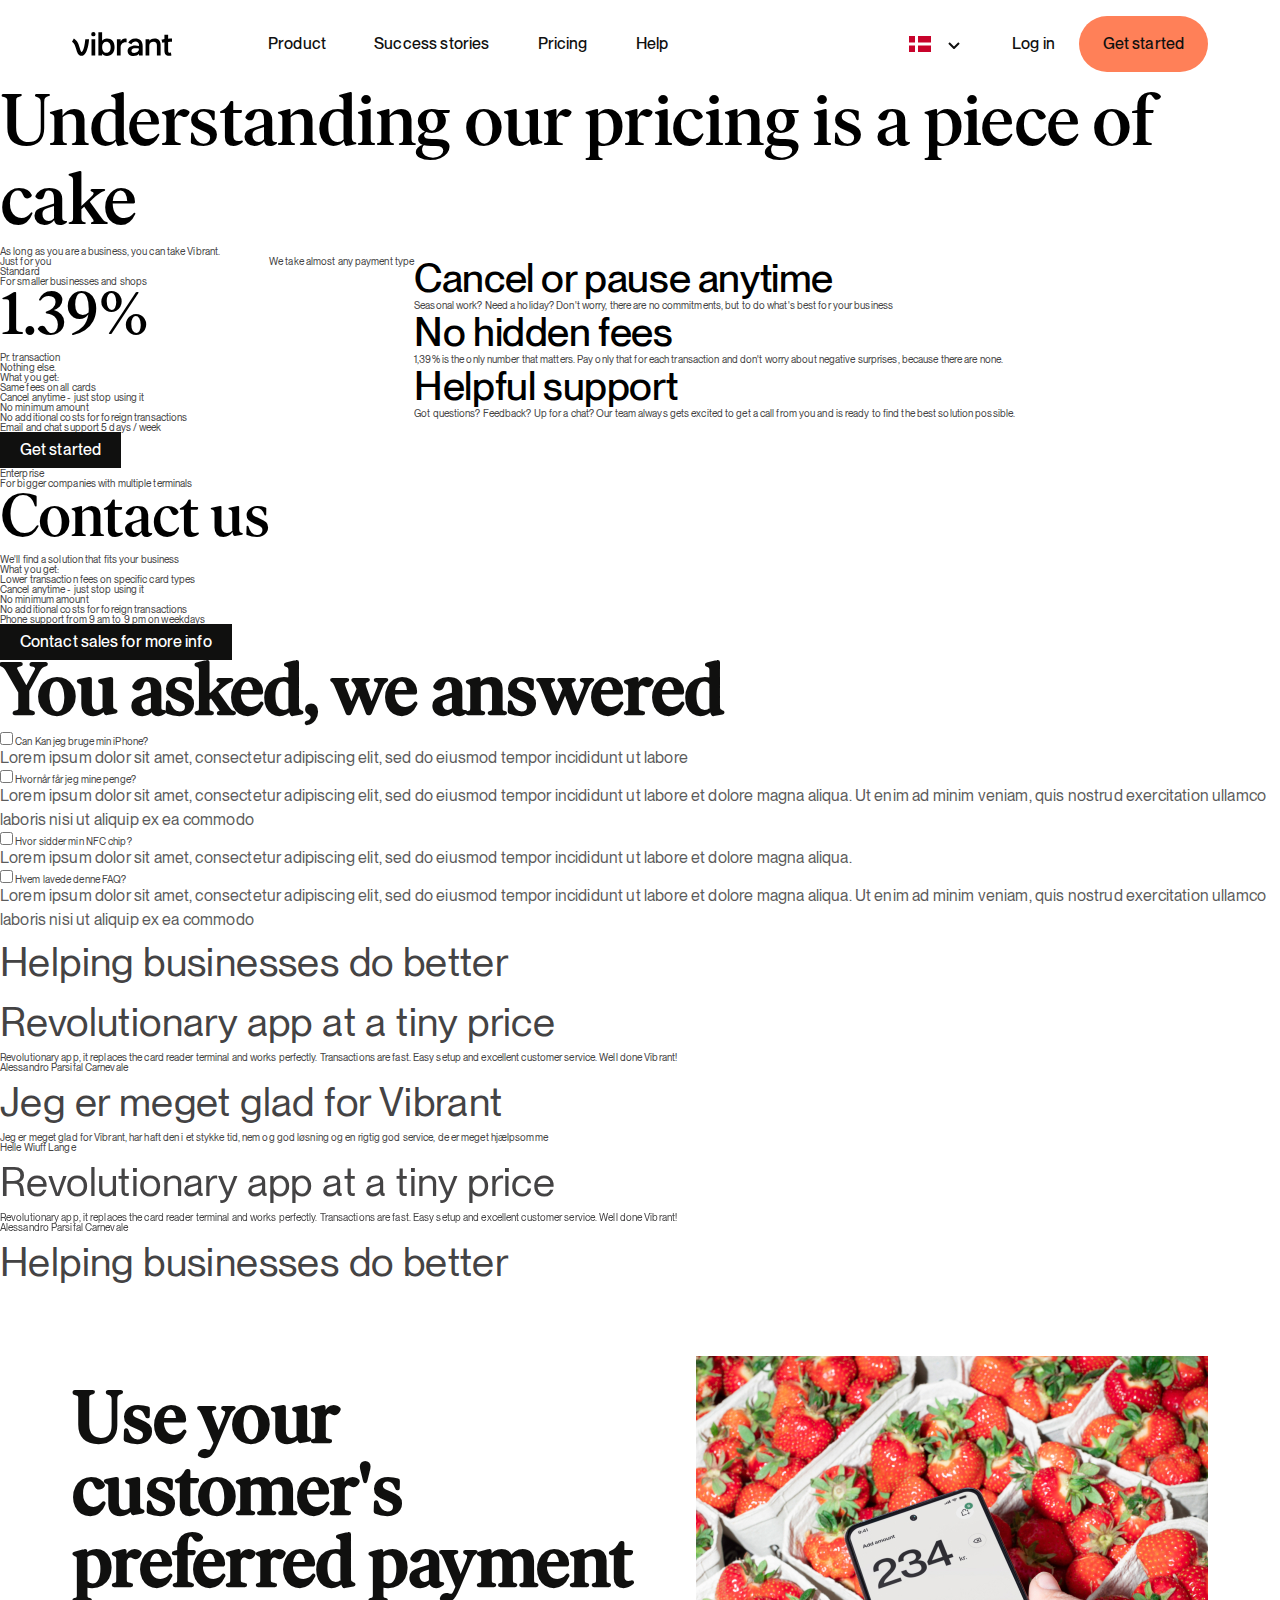
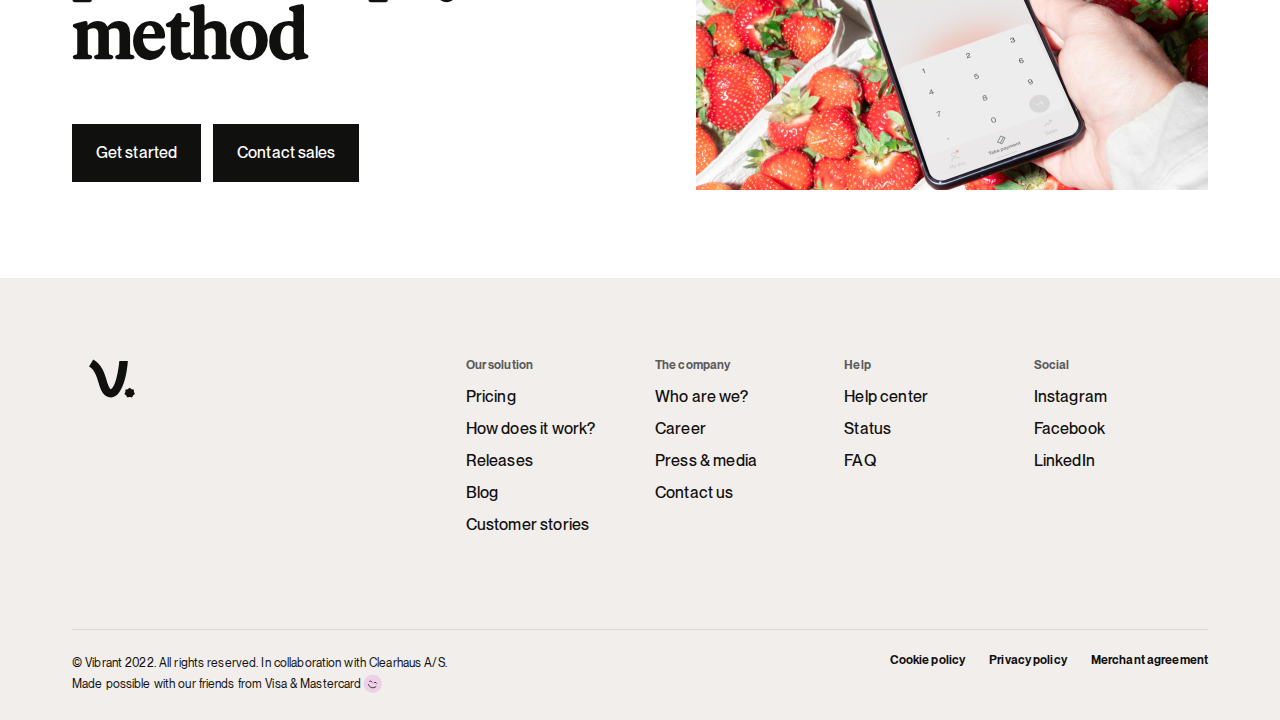
<file: pricing-page.html>
<!DOCTYPE html>
<html lang="en">
  <head>
    <meta charset="UTF-8">
    <meta http-equiv="X-UA-Compatible" content="IE=edge">
    <meta name="viewport" content="width=device-width,initial-scale=1">
    <title>Pricing page</title>
    <link rel="stylesheet" href="https://unpkg.com/swiper@8/swiper-bundle.min.css">
    <script src="https://unpkg.com/swiper@8/swiper-bundle.min.js"></script>
  <script defer="defer" src="index.js"></script><link href="index.css" rel="stylesheet"></head>

  <body>
    <header class="header header--pink">
      <div class="container">
        <div class="row">
          <div class="col col--no-gutter header__container">
            <div class="header__logo">
              <a href="#" class="header__logo-img header__logo-img--pink">
                <img src="./assets/images/icon-logo.svg" alt="logo vibrant" width="100" height="24">
              </a>
            </div>
            <nav class="header-nav" id="header-nav">
              <ul class="menu">
                <li class="menu-item">
                  <a href="#" class="menu-item__link menu-item__link--pink">Product</a>
                </li>
                <li class="menu-item">
                  <a href="#" class="menu-item__link menu-item__link--pink">Success stories</a>
                </li>
                <li class="menu-item">
                  <a href="#" class="menu-item__link menu-item__link--pink">Pricing</a>
                </li>
                <li class="menu-item">
                  <a href="#" class="menu-item__link menu-item__link--pink">Help</a>
                </li>
              </ul>
            </nav>
            <div class="header__controls">
              <div class="menu-item--lang">
                <div class="language-select" id="languageSelect">
                  <a href="#" class="option option--pink">
                    <img src="./assets/images/icon-da.svg" alt="flag da" width="24" height="16">
                  </a>
                  <div class="options-container options-container--pink" id="optionsContainer">
                    <a href="#" class="option option--pink">
                      <img src="./assets/images/icon-es.svg" alt="flag es" width="24" height="16">
                    </a>
                    <a href="#" class="option option--pink">
                      <img src="./assets/images/icon-en.svg" alt="flag en" width="24" height="16">
                    </a>
                  </div>
                </div>
              </div>
              <button class="btn btn--link header__controls-item--login">
                Log in
              </button>
              <button class="btn btn--secondary header__controls-item--started">
                Get started
              </button>
            </div>
          </div>
          <div class="col col--no-gutter header__container--tablet">
            <div class="header__container--tablet-wrap">
              <div class="header__logo">
                <a href="#" class="header__logo-img header__logo-img--pink">
                  <img src="./assets/images/icon-logo.svg" alt="logo vibrant" width="100" height="24">
                </a>
              </div>
              <div class="header__controls">
                <div class="menu-item--lang">
                  <div class="language-select" id="languageSelectTablet">
                    <a href="#" class="option option--pink">
                      <img src="./assets/images/icon-da.svg" alt="flag da" width="24" height="16">
                    </a>
                    <div class="options-container options-container--pink" id="optionsContainerTablet">
                      <a href="#" class="option option--pink">
                        <img src="./assets/images/icon-es.svg" alt="flag es" width="24" height="16">
                      </a>
                      <a href="#" class="option option--pink">
                        <img src="./assets/images/icon-en.svg" alt="flag en" width="24" height="16">
                      </a>
                    </div>
                  </div>
                </div>
                <button class="btn btn--link header__controls-item--login">
                  Log in
                </button>
                <button class="btn btn--secondary header__controls-item--started">
                  Get started
                </button>
              </div>
              <div class="header-nav-icon" id="navIconTablet">
                <div class="header-nav-icon__button header-nav-icon__button--pink">
                  <span class="header-nav-icon__line"></span>
                  <span class="header-nav-icon__line"></span>
                  <span class="header-nav-icon__line"></span>
                </div>
              </div>
            </div>
            <nav class="header-nav" id="header-nav-tablet">
              <ul class="menu">
                <li class="menu-item">
                  <a href="#" class="menu-item__link menu-item__link--pink">Product</a>
                </li>
                <li class="menu-item">
                  <a href="#" class="menu-item__link menu-item__link--pink">Success stories</a>
                </li>
                <li class="menu-item">
                  <a href="#" class="menu-item__link menu-item__link--pink">Pricing</a>
                </li>
                <li class="menu-item">
                  <a href="#" class="menu-item__link menu-item__link--pink">Help</a>
                </li>
              </ul>
            </nav>
          </div>
          <div class="col col--no-gutter header__container--mobile">
            <div class="header__container--mobile-wrap">
              <div class="header__logo" id="headerLogoMobile">
                <a href="#" class="header__logo-img header__logo-img--pink">
                  <img src="./assets/images/icon-logo.svg" alt="logo vibrant" width="100" height="24">
                </a>
                <div class="language-select" id="languageSelectMobile">
                  <a href="#" class="option option--pink">
                    <img src="./assets/images/icon-da.svg" alt="flag da" width="24" height="16">
                  </a>
                  <div class="options-container options-container--pink" id="optionsContainerMobile">
                    <a href="#" class="option option--pink">
                      <img src="./assets/images/icon-es.svg" alt="flag es" width="24" height="16">
                    </a>
                    <a href="#" class="option option--pink">
                      <img src="./assets/images/icon-en.svg" alt="flag en" width="24" height="16">
                    </a>
                  </div>
                </div>
              </div>
              <div class="header-nav-icon" id="navIconMobile">
                <div class="header-nav-icon__button header-nav-icon__button--pink">
                  <span class="header-nav-icon__line"></span>
                  <span class="header-nav-icon__line"></span>
                  <span class="header-nav-icon__line"></span>
                </div>
              </div>
            </div>
            <nav class="header-nav" id="header-nav--mobile">
              <ul class="menu">
                <li class="menu-item">
                  <a href="#" class="menu-item__link menu-item__link--pink">Product</a>
                </li>
                <li class="menu-item">
                  <a href="#" class="menu-item__link menu-item__link--pink">Success stories</a>
                </li>
                <li class="menu-item">
                  <a href="#" class="menu-item__link menu-item__link--pink">Pricing</a>
                </li>
                <li class="menu-item">
                  <a href="#" class="menu-item__link menu-item__link--pink">Help</a>
                </li>
              </ul>
              <div class="header__controls">
                <button class="btn btn--link header__controls-item">
                  Log in
                </button>
                <button class="btn btn--secondary header__controls-item">
                  Get started
                </button>
              </div>
            </nav>
          </div>
        </div>
      </div>
    </header>
    <main class="main">
      <section class="heading-section--centered">
        <div class="container">
          <div class="row">
            <div class="heading-section--centered__col">
              <h1 class="title title--h1">
                Understanding our pricing is a piece of cake
              </h1>
              <p class="heading-section--centered-subtitle">
                As long as you are a business, you can take Vibrant.
              </p>
            </div>
          </div>
        </div>
      </section>
      <section class="pricing-tiers-section">
        <div class="container">
          <div class="row">
            <div class="pricing-tiers-section__container">
              <div class="pricing-tiers-section__col pricing-tiers-section__col--standard">
                <span class="pricing-tiers-section__col-badge">Just for you</span>
                <div class="pricing-tiers-section__col-title">
                  <p>Standard</p>
                  <p class="pricing-tiers-section__col-subtitle">
                    For smaller businesses and shops
                  </p>
                </div>
                <div class="pricing-tiers-section__col-info pricing-tiers-section__col-info--standard">
                  <div class="title title--h2">1.39%</div>
                  <div class="d-flex flex-column">
                    <p class="pricing-tiers-section__col-text">
                      Pr. transaction
                    </p>
                    <p class="pricing-tiers-section__col-text--bold">
                      Nothing else.
                    </p>
                  </div>
                </div>
                <div class="pricing-tiers-section__col-benefits">
                  <p class="pricing-tiers-section__col-text--bold">
                    What you get:
                  </p>
                  <ul class="pricing-tiers-section__list">
                    <li class="pricing-tiers-section__list-item">
                      Same fees on all cards
                    </li>
                    <li class="pricing-tiers-section__list-item">
                      Cancel anytime - just stop using it
                    </li>
                    <li class="pricing-tiers-section__list-item">
                      No minimum amount
                    </li>
                    <li class="pricing-tiers-section__list-item">
                      No additional costs for foreign transactions
                    </li>
                    <li class="pricing-tiers-section__list-item">
                      Email and chat support 5 days / week
                    </li>
                  </ul>
                  <button class="pricing-tiers-section__btn pricing-tiers-section__btn--standard">
                    Get started
                  </button>
                </div>
              </div>
              <div class="pricing-tiers-section__col pricing-tiers-section__col--enterprise">
                <div class="pricing-tiers-section__col-title">
                  <p>Enterprise</p>
                  <p class="pricing-tiers-section__col-subtitle">
                    For bigger companies with multiple terminals
                  </p>
                </div>
                <div class="pricing-tiers-section__col-info pricing-tiers-section__col-info--enterprise">
                  <div class="title title--h2">Contact us</div>
                  <p class="pricing-tiers-section__col-text">
                    We'll find a solution that fits your business
                  </p>
                </div>
                <div class="pricing-tiers-section__col-benefits">
                  <p class="pricing-tiers-section__col-text--bold">
                    What you get:
                  </p>
                  <ul class="pricing-tiers-section__list">
                    <li class="pricing-tiers-section__list-item">
                      Lower transaction fees on specific card types
                    </li>
                    <li class="pricing-tiers-section__list-item">
                      Cancel anytime - just stop using it
                    </li>
                    <li class="pricing-tiers-section__list-item">
                      No minimum amount
                    </li>
                    <li class="pricing-tiers-section__list-item">
                      No additional costs for foreign transactions
                    </li>
                    <li class="pricing-tiers-section__list-item">
                      Phone support from 9 am to 9 pm on weekdays
                    </li>
                  </ul>
                  <button class="pricing-tiers-section__btn pricing-tiers-section__btn--enterprise">
                    Contact sales for more info
                  </button>
                </div>
              </div>
            </div>
            <div class="pricing-tiers-section__payments">
              <p class="pricing-tiers-section__payments-title">
                We take almost any payment type
              </p>
              <div class="pricing-tiers-section__payments-images">
                <div class="d-flex align-items-center">
                  <div class="pricing-tiers-section__payments-images--visa"></div>
                  <div class="pricing-tiers-section__payments-images--g-pay"></div>
                </div>
                <div class="d-flex align-items-center">
                  <div class="pricing-tiers-section__payments-images--mastercard"></div>
                  <div class="pricing-tiers-section__payments-images--apple-pay"></div>
                </div>
              </div>
            </div>
            <div class="pricing-tiers-section__additional">
              <div class="pricing-tiers-section__additional-col">
                <div class="d-flex flex-column">
                  <div class="pricing-tiers-section__additional-img pricing-tiers-section__additional-img--exit"></div>
                  <h4 class="title title--h4">Cancel or pause anytime</h4>
                  <p class="pricing-tiers-section__additional-desc">
                    Seasonal work? Need a holiday? Don't worry, there are no
                    commitments, but to do what's best for your business
                  </p>
                </div>
              </div>
              <div class="pricing-tiers-section__additional-col">
                <div class="d-flex flex-column">
                  <div class="pricing-tiers-section__additional-img pricing-tiers-section__additional-img--happy"></div>
                  <h4 class="title title--h4">No hidden fees</h4>
                  <p class="pricing-tiers-section__additional-desc">
                    1,39% is the only number that matters. Pay only that for
                    each transaction and don't worry about negative surprises,
                    because there are none.
                  </p>
                </div>
              </div>
              <div class="pricing-tiers-section__additional-col">
                <div class="d-flex flex-column">
                  <div class="pricing-tiers-section__additional-img pricing-tiers-section__additional-img--support"></div>
                  <h4 class="title title--h4">Helpful support</h4>
                  <p class="pricing-tiers-section__additional-desc">
                    Got questions? Feedback? Up for a chat? Our team always gets
                    excited to get a call from you and is ready to find the best
                    solution possible.
                  </p>
                </div>
              </div>
            </div>
          </div>
        </div>
      </section>
      <section class="recognition-section">
        <div class="container">
          <div class="row">
            <div class="recognition-section__box">
              <h2 class="recognition-section__title">You asked, we answered</h2>
              <div class="recognition-section__accordion">
                <input class="recognition-section__accordion-trigger" id="recognition-section__accordion" type="checkbox">
                <label class="recognition-section__accordion-title" for="recognition-section__accordion">Can Kan jeg bruge min iPhone?</label>
                <div class="recognition-section__accordion-content-wrapper">
                  <div class="recognition-section__accordion-content">
                    <p class="article article--sm">
                      Lorem ipsum dolor sit amet, consectetur adipiscing elit,
                      sed do eiusmod tempor incididunt ut labore
                    </p>
                  </div>
                </div>
              </div>
              <div class="recognition-section__accordion">
                <input class="recognition-section__accordion-trigger" id="recognition-section__accordion-2" type="checkbox">
                <label class="recognition-section__accordion-title" for="recognition-section__accordion-2">Hvornår får jeg mine penge?</label>
                <div class="recognition-section__accordion-content-wrapper">
                  <div class="recognition-section__accordion-content">
                    <p class="article article--sm">
                      Lorem ipsum dolor sit amet, consectetur adipiscing elit,
                      sed do eiusmod tempor incididunt ut labore et dolore magna
                      aliqua. Ut enim ad minim veniam, quis nostrud exercitation
                      ullamco laboris nisi ut aliquip ex ea commodo
                    </p>
                  </div>
                </div>
              </div>
              <div class="recognition-section__accordion">
                <input class="recognition-section__accordion-trigger" id="recognition-section__accordion-3" type="checkbox">
                <label class="recognition-section__accordion-title" for="recognition-section__accordion-3">Hvor sidder min NFC chip?</label>
                <div class="recognition-section__accordion-content-wrapper">
                  <div class="recognition-section__accordion-content">
                    <p class="article article--sm">
                      Lorem ipsum dolor sit amet, consectetur adipiscing elit,
                      sed do eiusmod tempor incididunt ut labore et dolore magna
                      aliqua.
                    </p>
                  </div>
                </div>
              </div>
              <div class="recognition-section__accordion">
                <input class="recognition-section__accordion-trigger" id="recognition-section__accordion-4" type="checkbox">
                <label class="recognition-section__accordion-title" for="recognition-section__accordion-4">Hvem lavede denne FAQ?</label>
                <div class="recognition-section__accordion-content-wrapper">
                  <div class="recognition-section__accordion-content">
                    <p class="article article--sm">
                      Lorem ipsum dolor sit amet, consectetur adipiscing elit,
                      sed do eiusmod tempor incididunt ut labore et dolore magna
                      aliqua. Ut enim ad minim veniam, quis nostrud exercitation
                      ullamco laboris nisi ut aliquip ex ea commodo
                    </p>
                  </div>
                </div>
              </div>
            </div>
          </div>
        </div>
      </section>
      <section class="customer-stories-section">
        <div class="container">
          <div class="row">
            <div class="customer-stories-section__container">
              <div class="customer-stories-section__col">
                <p class="article article--xxl">Helping businesses do better</p>
                <div class="customer-stories-section__col-rate"></div>
              </div>
              <div class="customer-stories-section__col">
                <p class="article article--xxl">
                  Revolutionary app at a tiny price
                </p>
                <p class="customer-stories-section__col-text">
                  Revolutionary app, it replaces the card reader terminal and
                  works perfectly. Transactions are fast. Easy setup and
                  excellent customer service. Well done Vibrant!
                </p>
                <div class="customer-stories-section__col-author">
                  <div class="customer-stories-section__col-author-img customer-stories-section__col-author-img--excited"></div>
                  <p class="customer-stories-section__col-author-text">
                    Alessandro Parsifal Carnevale
                  </p>
                </div>
              </div>
              <div class="customer-stories-section__col">
                <p class="article article--xxl">
                  Jeg er meget glad for Vibrant
                </p>
                <p class="customer-stories-section__col-text">
                  Jeg er meget glad for Vibrant, har haft den i et stykke tid,
                  nem og god løsning og en rigtig god service, de er meget
                  hjælpsomme
                </p>
                <div class="customer-stories-section__col-author">
                  <div class="customer-stories-section__col-author-img customer-stories-section__col-author-img--happy"></div>
                  <p class="customer-stories-section__col-author-text">
                    Helle Wiuff Lange
                  </p>
                </div>
              </div>
            </div>
            <div class="swiper mySwiper">
              <div class="swiper-wrapper">
                <div class="swiper-slide">
                  <div class="customer-stories-section__col">
                    <p class="article article--xxl">
                      Revolutionary app at a tiny price
                    </p>
                    <p class="customer-stories-section__col-text">
                      Revolutionary app, it replaces the card reader terminal
                      and works perfectly. Transactions are fast. Easy setup and
                      excellent customer service. Well done Vibrant!
                    </p>
                    <div class="customer-stories-section__col-author">
                      <div class="customer-stories-section__col-author-img customer-stories-section__col-author-img--excited"></div>
                      <p class="customer-stories-section__col-author-text">
                        Alessandro Parsifal Carnevale
                      </p>
                    </div>
                  </div>
                </div>
                <div class="swiper-slide">
                  <div class="customer-stories-section__col">
                    <p class="article article--xxl">
                      Jeg er meget glad for Vibrant
                    </p>
                    <p class="customer-stories-section__col-text">
                      Jeg er meget glad for Vibrant, har haft den i et stykke
                      tid, nem og god løsning og en rigtig god service, de er
                      meget hjælpsomme
                    </p>
                    <div class="customer-stories-section__col-author">
                      <div class="customer-stories-section__col-author-img customer-stories-section__col-author-img--happy"></div>
                      <p class="customer-stories-section__col-author-text">
                        Helle Wiuff Lange
                      </p>
                    </div>
                  </div>
                </div>
              </div>
            </div>
            <div class="customer-stories-section__col--mobile">
              <p class="article article--xxl">Helping businesses do better</p>
              <div class="customer-stories-section__col-rate"></div>
            </div>
          </div>
        </div>
      </section>
      <section class="cta-section-photo cta-section-photo--black">
        <div class="container">
          <div class="row">
            <div class="cta-section-photo__container">
              <div class="cta-section-photo__info">
                <h2 class="cta-section-photo__title cta-section-photo__title--black">
                  Use your customer's preferred payment method
                </h2>
                <div class="cta-section-photo__controls">
                  <button class="btn btn--white">Get started</button>
                  <button class="btn btn--outlined-default">
                    Contact sales
                  </button>
                </div>
              </div>
              <div class="cta-section-photo__image"></div>
            </div>
          </div>
        </div>
      </section>
    </main>
    <footer class="footer">
      <div class="container">
        <div class="row footer-content">
          <div class="col col-4">
            <div class="footer__logo">
              <a href="#" class="footer__logo-img">
                <img src="./assets/images/icon-logo-footer.svg" alt="logo vibrant" width="48" height="48">
              </a>
            </div>
          </div>
          <div class="col col--no-gutter col-8 col-xl-12">
            <div class="d-flex justify-content-center">
              <nav class="footer-nav d-flex flex-1">
                <div class="col col-3 col-sm-6 footer-nav__col">
                  <a href="#" class="footer-nav__item footer-nav__item-title">Our solution</a>
                  <a href="#" class="footer-nav__item">Pricing</a>
                  <a href="#" class="footer-nav__item">How does it work?</a>
                  <a href="#" class="footer-nav__item">Releases</a>
                  <a href="#" class="footer-nav__item">Blog</a>
                  <a href="#" class="footer-nav__item">Customer stories</a>
                </div>
                <div class="col col-3 col-sm-6 footer-nav__col">
                  <a href="#" class="footer-nav__item footer-nav__item-title">The company</a>
                  <a href="#" class="footer-nav__item">Who are we?</a>
                  <a href="#" class="footer-nav__item">Career</a>
                  <a href="#" class="footer-nav__item">Press & media</a>
                  <a href="#" class="footer-nav__item">Contact us</a>
                </div>
                <div class="col col-3 col-sm-6 footer-nav__col">
                  <a href="#" class="footer-nav__item footer-nav__item-title">Help</a>
                  <a href="#" class="footer-nav__item">Help center</a>
                  <a href="#" class="footer-nav__item">Status</a>
                  <a href="#" class="footer-nav__item">FAQ</a>
                </div>
                <div class="col col-3 col-sm-6 footer-nav__col">
                  <a href="#" class="footer-nav__item footer-nav__item-title">Social</a>
                  <a href="#" class="footer-nav__item">Instagram</a>
                  <a href="#" class="footer-nav__item">Facebook</a>
                  <a href="#" class="footer-nav__item">LinkedIn</a>
                </div>
              </nav>
            </div>
          </div>
        </div>
        <div class="row footer-info">
          <div class="col col--no-gutter col-6 col-sm-12">
            <div class="article article--sm footer-info__container footer-info__container-text">
              © Vibrant 2022. All rights reserved. In collaboration with
              Clearhaus A/S.
              <div class="footer-info__container-text">
                <div class="article article--sm footer-info__container-text">
                  Made possible with our friends from Visa & Mastercard
                </div>
                <div class="footer-info__icon">
                  <img src="./assets/images/icon-happy.svg" alt="icon happy" width="24" height="24">
                </div>
              </div>
            </div>
          </div>
          <div class="col col--no-gutter col-6 col-sm-12">
            <div class="footer-info__policy">
              <a href="#" class="footer-info__policy-item">Cookie policy</a>
              <a href="#" class="footer-info__policy-item">Privacy policy</a>
              <a href="#" class="footer-info__policy-item">Merchant agreement</a>
            </div>
          </div>
        </div>
      </div>
      <div class="move-to-top">
        <div class="move-to-top__image">
          <img src="./assets/images/icon-star.svg" alt="move to top">
        </div>
      </div>
    </footer>
    <script>
      const swiper = new Swiper('.mySwiper', {
        slidesPerView: 'auto',
        spaceBetween: 30,
      })
    </script>
  </body>
</html>
</file>
